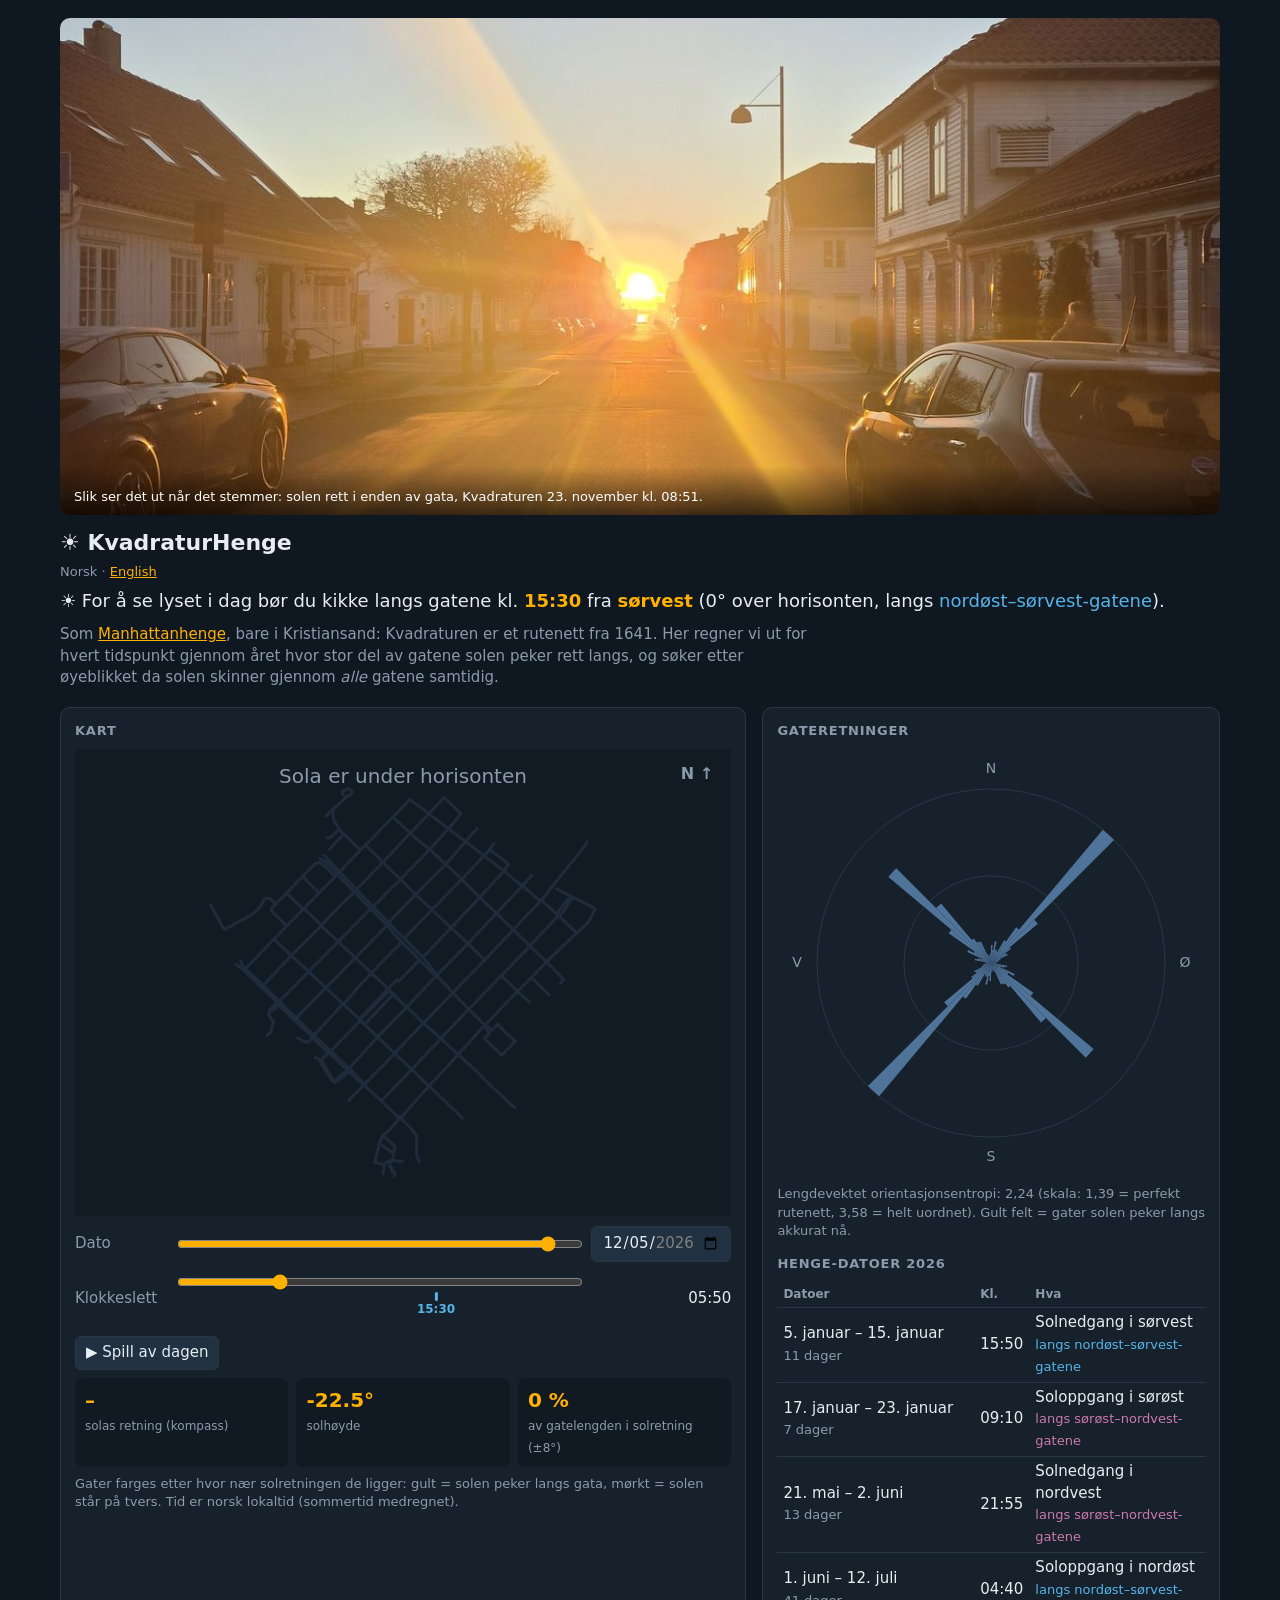
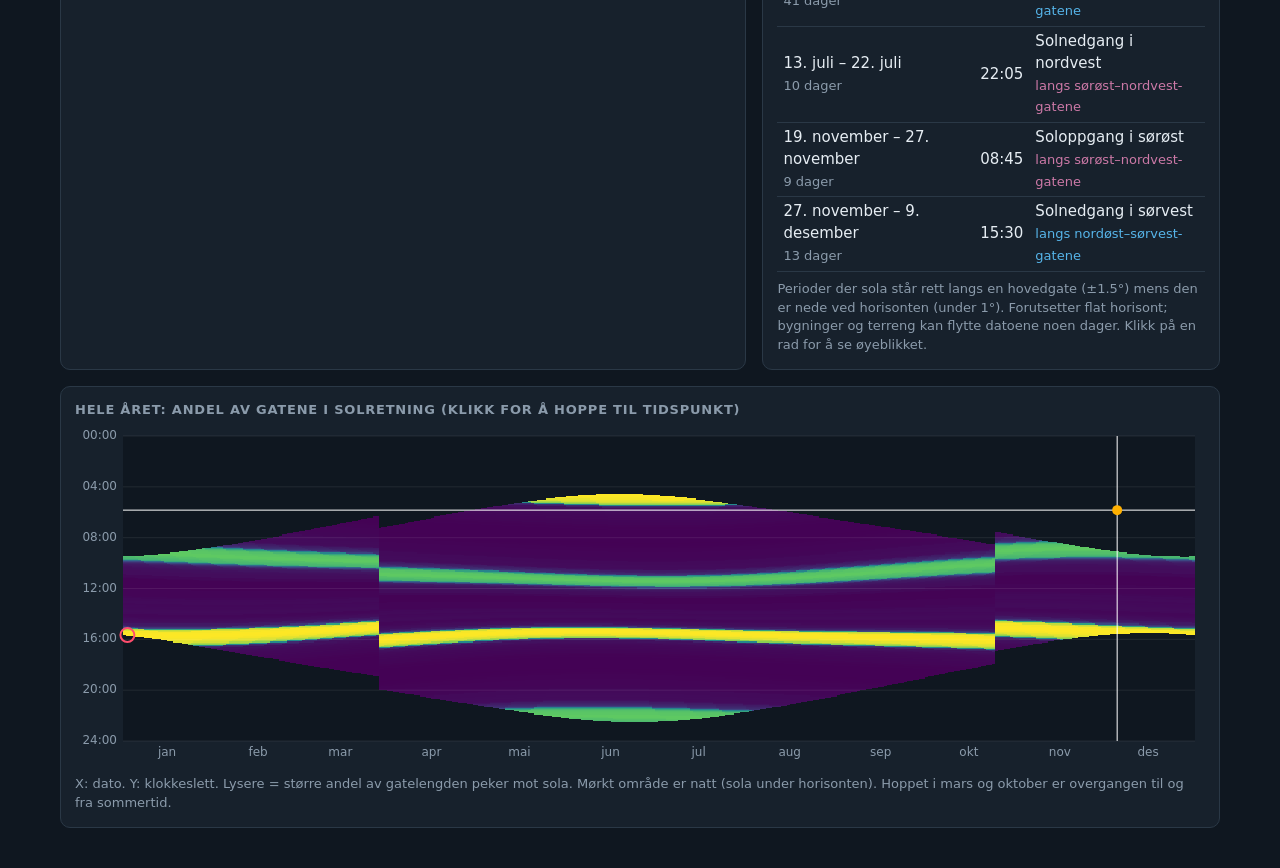
<file: index.html>
<!doctype html>
<html lang="nb"><head><meta charset="utf-8"><meta name="viewport" content="width=device-width,initial-scale=1">
<title>KvadraturHenge</title>
<meta name="description" content="Når står solen rett langs gatene i Kvadraturen i Kristiansand? Norges svar på Manhattanhenge: velg dato og klokkeslett og se hvilke gater som får sollys langs hele gata.">
<meta property="og:type" content="website"><meta property="og:title" content="KvadraturHenge"><meta property="og:description" content="Når står solen rett langs gatene i Kvadraturen i Kristiansand? Norges svar på Manhattanhenge: velg dato og klokkeslett og se hvilke gater som får sollys langs hele gata."><meta property="og:image" content="https://alexanno.github.io/KvadraturHenge/img/og.jpg"><meta property="og:image:width" content="1200"><meta property="og:image:height" content="630"><meta property="og:image:alt" content="Morgensol som skinner rett langs en gate i Kvadraturen i Kristiansand"><meta name="twitter:card" content="summary_large_image">
<style>:root{--bg:#0f1720;--panel:#17212c;--line:#2a3846;--fg:#e6edf3;--mut:#8b9bab;--sun:#ffb000;--street:#3b4d60}
*{box-sizing:border-box}
body{margin:0;background:var(--bg);color:var(--fg);font:15px/1.45 system-ui,-apple-system,Segoe UI,sans-serif}
header{padding:18px 20px 6px;max-width:1200px;margin:auto}
h1{margin:0 0 4px;font-size:22px}
header p{margin:0;color:var(--mut);max-width:760px}
main{max-width:1200px;margin:auto;padding:12px 20px 40px;display:grid;gap:16px;grid-template-columns:minmax(0,1.5fr) minmax(0,1fr)}
.card{background:var(--panel);border:1px solid var(--line);border-radius:10px;padding:14px}
.card h2{margin:0 0 8px;font-size:13px;letter-spacing:.06em;text-transform:uppercase;color:var(--mut);font-weight:600}
.wide{grid-column:1/-1}
canvas{width:100%;display:block}
.controls{display:grid;gap:10px;margin-top:10px}
.row{display:grid;grid-template-columns:90px 1fr 140px;gap:10px;align-items:center;color:var(--mut)}
.row output{color:var(--fg);text-align:right;font-variant-numeric:tabular-nums}
input[type=range]{width:100%;accent-color:var(--sun)}
button,input[type=date]{background:#223142;color:var(--fg);border:1px solid var(--line);border-radius:6px;padding:5px 10px;font:inherit}
button{cursor:pointer}button:hover{background:#2c4057}
.stats{display:grid;grid-template-columns:repeat(3,1fr);gap:8px;margin-top:8px}
.stat{background:#111a23;border-radius:8px;padding:8px 10px}
.stat b{display:block;font-size:20px;color:var(--sun);font-variant-numeric:tabular-nums}
.stat span{color:var(--mut);font-size:12px}
table{border-collapse:collapse;width:100%;font-variant-numeric:tabular-nums}
td,th{padding:4px 6px;border-bottom:1px solid var(--line);text-align:left}
th{color:var(--mut);font-weight:600;font-size:12px}
tr.klikk{cursor:pointer}tr.klikk:hover{background:#1f2c3a}
.note{color:var(--mut);font-size:13px;margin:8px 0 0}
.verdict{border-left:3px solid var(--sun);padding:6px 12px;margin:8px 0;background:#111a23;border-radius:0 8px 8px 0}
@media(max-width:860px){main{grid-template-columns:1fr}.row{grid-template-columns:70px 1fr 70px}}
.idag{font-size:18px;color:var(--fg)!important;margin:6px 0 10px!important;max-width:none!important}
.idag b{color:var(--sun)}
.sliderwrap{position:relative;padding-bottom:30px}
#tidmerker{position:absolute;left:0;right:0;top:20px;height:28px}
.merke{position:absolute;transform:translateX(-50%);background:none;border:0;padding:0;color:var(--c);font:600 12px system-ui;text-align:center}
.merke:hover{background:none;text-decoration:underline}
.merke i{display:block;width:3px;height:9px;margin:0 auto 1px;background:var(--c);border-radius:2px}
header a{color:var(--sun)}
#kart{aspect-ratio:900/640}
#polar{aspect-ratio:1/1;max-width:520px;margin:auto}
#varme{aspect-ratio:1200/360}
details.om summary{cursor:pointer;color:var(--mut);font-size:13px;margin-bottom:4px}
details.om[open] summary{display:none}
@media(max-width:600px){
  body{font-size:14px}
  header{padding:10px 12px 2px}
  h1{font-size:18px}
  .idag{font-size:15px;line-height:1.4;margin:4px 0 8px!important}
  details.om summary{display:block!important;margin:0 0 4px}
  main{padding:6px 8px 28px;gap:10px}
  .card{padding:8px;border-radius:8px}
  .hide-m{display:none}
  #kart{aspect-ratio:1/1;max-height:68vh;touch-action:pan-y}
  .controls{gap:6px;margin-top:6px}
  .row{grid-template-columns:1fr auto;gap:2px 10px}
  .row label{grid-column:1/-1;font-size:12px}
  .row-dato input[type=range]{grid-column:1}
  input[type=range]{height:34px;margin:0}
  input[type=date],button{font-size:16px;min-height:40px}
  .row output{font-size:18px;font-weight:600}
  .sliderwrap{padding-bottom:38px}
  #tidmerker{top:28px}
  .merke{font-size:13px;padding:2px 6px}
  #spill{width:100%}
  .stats{gap:6px}
  .stat{padding:6px 8px}
  .stat b{font-size:16px}
  .stat span{font-size:11px;line-height:1.2;display:block}
  #varme{aspect-ratio:4/3}
  td,th{padding:6px 4px}
}

header p.lang{font-size:13px;margin-bottom:6px}header p.lang a{color:var(--sun)}

.hero{margin:0 0 12px;position:relative;border-radius:10px;overflow:hidden;background:#111a23}
.hero img{display:block;width:100%;height:auto;aspect-ratio:21/9;object-fit:cover;object-position:50% 47%}
.hero figcaption{position:absolute;left:0;right:0;bottom:0;padding:22px 14px 8px;font-size:13px;color:#fff;background:linear-gradient(transparent,rgba(0,0,0,.65))}
@media(max-width:600px){.hero{margin-bottom:8px;border-radius:8px}.hero img{aspect-ratio:2.4/1}.hero figcaption{display:none}}
</style></head>
<body>
<header>
  <figure class="hero"><img src="img/kvadraturhenge.jpg" alt="Morgensol skinner rett langs en gate i Kvadraturen i Kristiansand" width="1200" height="1600" fetchpriority="high"><figcaption>Slik ser det ut når det stemmer: solen rett i enden av gata, Kvadraturen 23. november kl. 08:51.</figcaption></figure>
  <h1>☀️ KvadraturHenge</h1>
  <p class="lang">Norsk · <a href="en.html">English</a></p>
  <p id="idag" class="idag"></p>
  <details class="om" open><summary>Hva er dette?</summary><p>Som <a href="https://en.wikipedia.org/wiki/Manhattanhenge" target="_blank" rel="noopener">Manhattanhenge</a>, bare i Kristiansand: Kvadraturen er et rutenett fra 1641. Her regner vi ut for hvert tidspunkt gjennom året hvor stor del av gatene solen peker rett langs, og søker etter øyeblikket da solen skinner gjennom <em>alle</em> gatene samtidig.</p></details>
</header>
<main>
  <section class="card">
    <h2 class="hide-m">Kart</h2>
    <canvas id="kart"></canvas>
    <div class="controls">
      <div class="row row-dato"><label>Dato</label><input type="range" id="dag" min="1" max="365"><input type="date" id="dato" min="2026-01-01" max="2026-12-31"></div>
      <div class="row"><label>Klokkeslett</label><div class="sliderwrap"><input type="range" id="tid" min="0" max="1435" step="5"><div id="tidmerker"></div></div><output id="tidut"></output></div>
            <div><button id="spill">▶ Spill av dagen</button></div>
    </div>
    <div class="stats">
      <div class="stat"><b id="sAz">–</b><span>solas retning (kompass)</span></div>
      <div class="stat"><b id="sH">–</b><span>solhøyde</span></div>
      <div class="stat"><b id="sAndel">–</b><span>av gatelengden i solretning (±<span id="sTol"></span>°)</span></div>
    </div>
    <p class="note hide-m">Gater farges etter hvor nær solretningen de ligger: gult = solen peker langs gata, mørkt = solen står på tvers. Tid er norsk lokaltid (sommertid medregnet).</p>
  </section>
  <section class="card">
    <h2>Gateretninger</h2>
    <canvas id="polar"></canvas>
    <p class="note" id="entropi"></p>
    <h2 style="margin-top:14px">Henge-datoer 2026</h2>
    <div id="funn"></div>
  </section>
  <section class="card wide">
    <h2>Hele året: andel av gatene i solretning (klikk for å hoppe til tidspunkt)</h2>
    <canvas id="varme"></canvas>
    <p class="note">X: dato. Y: klokkeslett. Lysere = større andel av gatelengden peker mot sola. Mørkt område er natt (sola under horisonten). Hoppet i mars og oktober er overgangen til og fra sommertid.</p>
  </section>
</main>

<script>/*
 (c) 2011-2015, Vladimir Agafonkin
 SunCalc is a JavaScript library for calculating sun/moon position and light phases.
 https://github.com/mourner/suncalc
*/

(function () { 'use strict';

// shortcuts for easier to read formulas

var PI   = Math.PI,
    sin  = Math.sin,
    cos  = Math.cos,
    tan  = Math.tan,
    asin = Math.asin,
    atan = Math.atan2,
    acos = Math.acos,
    rad  = PI / 180;

// sun calculations are based on http://aa.quae.nl/en/reken/zonpositie.html formulas


// date/time constants and conversions

var dayMs = 1000 * 60 * 60 * 24,
    J1970 = 2440588,
    J2000 = 2451545;

function toJulian(date) { return date.valueOf() / dayMs - 0.5 + J1970; }
function fromJulian(j)  { return new Date((j + 0.5 - J1970) * dayMs); }
function toDays(date)   { return toJulian(date) - J2000; }


// general calculations for position

var e = rad * 23.4397; // obliquity of the Earth

function rightAscension(l, b) { return atan(sin(l) * cos(e) - tan(b) * sin(e), cos(l)); }
function declination(l, b)    { return asin(sin(b) * cos(e) + cos(b) * sin(e) * sin(l)); }

function azimuth(H, phi, dec)  { return atan(sin(H), cos(H) * sin(phi) - tan(dec) * cos(phi)); }
function altitude(H, phi, dec) { return asin(sin(phi) * sin(dec) + cos(phi) * cos(dec) * cos(H)); }

function siderealTime(d, lw) { return rad * (280.16 + 360.9856235 * d) - lw; }

function astroRefraction(h) {
    if (h < 0) // the following formula works for positive altitudes only.
        h = 0; // if h = -0.08901179 a div/0 would occur.

    // formula 16.4 of "Astronomical Algorithms" 2nd edition by Jean Meeus (Willmann-Bell, Richmond) 1998.
    // 1.02 / tan(h + 10.26 / (h + 5.10)) h in degrees, result in arc minutes -> converted to rad:
    return 0.0002967 / Math.tan(h + 0.00312536 / (h + 0.08901179));
}

// general sun calculations

function solarMeanAnomaly(d) { return rad * (357.5291 + 0.98560028 * d); }

function eclipticLongitude(M) {

    var C = rad * (1.9148 * sin(M) + 0.02 * sin(2 * M) + 0.0003 * sin(3 * M)), // equation of center
        P = rad * 102.9372; // perihelion of the Earth

    return M + C + P + PI;
}

function sunCoords(d) {

    var M = solarMeanAnomaly(d),
        L = eclipticLongitude(M);

    return {
        dec: declination(L, 0),
        ra: rightAscension(L, 0)
    };
}


var SunCalc = {};


// calculates sun position for a given date and latitude/longitude

SunCalc.getPosition = function (date, lat, lng) {

    var lw  = rad * -lng,
        phi = rad * lat,
        d   = toDays(date),

        c  = sunCoords(d),
        H  = siderealTime(d, lw) - c.ra;

    return {
        azimuth: azimuth(H, phi, c.dec),
        altitude: altitude(H, phi, c.dec)
    };
};


// sun times configuration (angle, morning name, evening name)

var times = SunCalc.times = [
    [-0.833, 'sunrise',       'sunset'      ],
    [  -0.3, 'sunriseEnd',    'sunsetStart' ],
    [    -6, 'dawn',          'dusk'        ],
    [   -12, 'nauticalDawn',  'nauticalDusk'],
    [   -18, 'nightEnd',      'night'       ],
    [     6, 'goldenHourEnd', 'goldenHour'  ]
];

// adds a custom time to the times config

SunCalc.addTime = function (angle, riseName, setName) {
    times.push([angle, riseName, setName]);
};


// calculations for sun times

var J0 = 0.0009;

function julianCycle(d, lw) { return Math.round(d - J0 - lw / (2 * PI)); }

function approxTransit(Ht, lw, n) { return J0 + (Ht + lw) / (2 * PI) + n; }
function solarTransitJ(ds, M, L)  { return J2000 + ds + 0.0053 * sin(M) - 0.0069 * sin(2 * L); }

function hourAngle(h, phi, d) { return acos((sin(h) - sin(phi) * sin(d)) / (cos(phi) * cos(d))); }
function observerAngle(height) { return -2.076 * Math.sqrt(height) / 60; }

// returns set time for the given sun altitude
function getSetJ(h, lw, phi, dec, n, M, L) {

    var w = hourAngle(h, phi, dec),
        a = approxTransit(w, lw, n);
    return solarTransitJ(a, M, L);
}


// calculates sun times for a given date, latitude/longitude, and, optionally,
// the observer height (in meters) relative to the horizon

SunCalc.getTimes = function (date, lat, lng, height) {

    height = height || 0;

    var lw = rad * -lng,
        phi = rad * lat,

        dh = observerAngle(height),

        d = toDays(date),
        n = julianCycle(d, lw),
        ds = approxTransit(0, lw, n),

        M = solarMeanAnomaly(ds),
        L = eclipticLongitude(M),
        dec = declination(L, 0),

        Jnoon = solarTransitJ(ds, M, L),

        i, len, time, h0, Jset, Jrise;


    var result = {
        solarNoon: fromJulian(Jnoon),
        nadir: fromJulian(Jnoon - 0.5)
    };

    for (i = 0, len = times.length; i < len; i += 1) {
        time = times[i];
        h0 = (time[0] + dh) * rad;

        Jset = getSetJ(h0, lw, phi, dec, n, M, L);
        Jrise = Jnoon - (Jset - Jnoon);

        result[time[1]] = fromJulian(Jrise);
        result[time[2]] = fromJulian(Jset);
    }

    return result;
};


// moon calculations, based on http://aa.quae.nl/en/reken/hemelpositie.html formulas

function moonCoords(d) { // geocentric ecliptic coordinates of the moon

    var L = rad * (218.316 + 13.176396 * d), // ecliptic longitude
        M = rad * (134.963 + 13.064993 * d), // mean anomaly
        F = rad * (93.272 + 13.229350 * d),  // mean distance

        l  = L + rad * 6.289 * sin(M), // longitude
        b  = rad * 5.128 * sin(F),     // latitude
        dt = 385001 - 20905 * cos(M);  // distance to the moon in km

    return {
        ra: rightAscension(l, b),
        dec: declination(l, b),
        dist: dt
    };
}

SunCalc.getMoonPosition = function (date, lat, lng) {

    var lw  = rad * -lng,
        phi = rad * lat,
        d   = toDays(date),

        c = moonCoords(d),
        H = siderealTime(d, lw) - c.ra,
        h = altitude(H, phi, c.dec),
        // formula 14.1 of "Astronomical Algorithms" 2nd edition by Jean Meeus (Willmann-Bell, Richmond) 1998.
        pa = atan(sin(H), tan(phi) * cos(c.dec) - sin(c.dec) * cos(H));

    h = h + astroRefraction(h); // altitude correction for refraction

    return {
        azimuth: azimuth(H, phi, c.dec),
        altitude: h,
        distance: c.dist,
        parallacticAngle: pa
    };
};


// calculations for illumination parameters of the moon,
// based on http://idlastro.gsfc.nasa.gov/ftp/pro/astro/mphase.pro formulas and
// Chapter 48 of "Astronomical Algorithms" 2nd edition by Jean Meeus (Willmann-Bell, Richmond) 1998.

SunCalc.getMoonIllumination = function (date) {

    var d = toDays(date || new Date()),
        s = sunCoords(d),
        m = moonCoords(d),

        sdist = 149598000, // distance from Earth to Sun in km

        phi = acos(sin(s.dec) * sin(m.dec) + cos(s.dec) * cos(m.dec) * cos(s.ra - m.ra)),
        inc = atan(sdist * sin(phi), m.dist - sdist * cos(phi)),
        angle = atan(cos(s.dec) * sin(s.ra - m.ra), sin(s.dec) * cos(m.dec) -
                cos(s.dec) * sin(m.dec) * cos(s.ra - m.ra));

    return {
        fraction: (1 + cos(inc)) / 2,
        phase: 0.5 + 0.5 * inc * (angle < 0 ? -1 : 1) / Math.PI,
        angle: angle
    };
};


function hoursLater(date, h) {
    return new Date(date.valueOf() + h * dayMs / 24);
}

// calculations for moon rise/set times are based on http://www.stargazing.net/kepler/moonrise.html article

SunCalc.getMoonTimes = function (date, lat, lng, inUTC) {
    var t = new Date(date);
    if (inUTC) t.setUTCHours(0, 0, 0, 0);
    else t.setHours(0, 0, 0, 0);

    var hc = 0.133 * rad,
        h0 = SunCalc.getMoonPosition(t, lat, lng).altitude - hc,
        h1, h2, rise, set, a, b, xe, ye, d, roots, x1, x2, dx;

    // go in 2-hour chunks, each time seeing if a 3-point quadratic curve crosses zero (which means rise or set)
    for (var i = 1; i <= 24; i += 2) {
        h1 = SunCalc.getMoonPosition(hoursLater(t, i), lat, lng).altitude - hc;
        h2 = SunCalc.getMoonPosition(hoursLater(t, i + 1), lat, lng).altitude - hc;

        a = (h0 + h2) / 2 - h1;
        b = (h2 - h0) / 2;
        xe = -b / (2 * a);
        ye = (a * xe + b) * xe + h1;
        d = b * b - 4 * a * h1;
        roots = 0;

        if (d >= 0) {
            dx = Math.sqrt(d) / (Math.abs(a) * 2);
            x1 = xe - dx;
            x2 = xe + dx;
            if (Math.abs(x1) <= 1) roots++;
            if (Math.abs(x2) <= 1) roots++;
            if (x1 < -1) x1 = x2;
        }

        if (roots === 1) {
            if (h0 < 0) rise = i + x1;
            else set = i + x1;

        } else if (roots === 2) {
            rise = i + (ye < 0 ? x2 : x1);
            set = i + (ye < 0 ? x1 : x2);
        }

        if (rise && set) break;

        h0 = h2;
    }

    var result = {};

    if (rise) result.rise = hoursLater(t, rise);
    if (set) result.set = hoursLater(t, set);

    if (!rise && !set) result[ye > 0 ? 'alwaysUp' : 'alwaysDown'] = true;

    return result;
};


// export as Node module / AMD module / browser variable
if (typeof exports === 'object' && typeof module !== 'undefined') module.exports = SunCalc;
else if (typeof define === 'function' && define.amd) define(SunCalc);
else window.SunCalc = SunCalc;

}());
</script>
<script>const GATER = [{"navn": "Dronningens gate", "lengde": 73.8, "retning": 44.2, "coords": [[7.99402, 58.14335], [7.9939, 58.14328], [7.99324, 58.14293], [7.99314, 58.14287]]}, {"navn": "Kristian IVs gate", "lengde": 135.3, "retning": 43.5, "coords": [[7.98994, 58.14715], [7.98848, 58.14633], [7.98845, 58.14632], [7.98836, 58.14627]]}, {"navn": "Vestre Strandgate", "lengde": 79.5, "retning": 313.6, "coords": [[7.98836, 58.14627], [7.9878, 58.14655], [7.98738, 58.14676]]}, {"navn": "Vestre Strandgate", "lengde": 75.3, "retning": 134.4, "coords": [[7.98928, 58.14579], [7.98911, 58.14589], [7.98836, 58.14627]]}, {"navn": "Skippergata", "lengde": 8.4, "retning": 225.4, "coords": [[7.99011, 58.14525], [7.99021, 58.14531]]}, {"navn": "Skippergata", "lengde": 138.8, "retning": 44.5, "coords": [[7.99187, 58.1462], [7.99166, 58.14609], [7.99029, 58.14535], [7.99021, 58.14531]]}, {"navn": "Vestre Strandgate", "lengde": 77.2, "retning": 314.6, "coords": [[7.99021, 58.14531], [7.98987, 58.14548], [7.98948, 58.14568], [7.98928, 58.14579]]}, {"navn": "Vestre Strandgate", "lengde": 81.0, "retning": 134.0, "coords": [[7.99121, 58.1448], [7.99108, 58.14486], [7.99034, 58.14524], [7.99021, 58.14531]]}, {"navn": "Gyldenløves gate", "lengde": 8.8, "retning": 211.7, "coords": [[7.99113, 58.14473], [7.99121, 58.1448]]}, {"navn": "Gyldenløves gate", "lengde": 140.1, "retning": 43.1, "coords": [[7.99284, 58.14572], [7.99253, 58.14555], [7.99128, 58.14484], [7.99121, 58.1448]]}, {"navn": "Vestre Strandgate", "lengde": 75.6, "retning": 133.5, "coords": [[7.99214, 58.14433], [7.99199, 58.14441], [7.99121, 58.1448]]}, {"navn": "Rådhusgata", "lengde": 8.2, "retning": 228.2, "coords": [[7.99204, 58.14428], [7.99214, 58.14433]]}, {"navn": "Rådhusgata", "lengde": 140.6, "retning": 44.6, "coords": [[7.99382, 58.14523], [7.99358, 58.14511], [7.99222, 58.14438], [7.99214, 58.14433]]}, {"navn": "Vestre Strandgate", "lengde": 82.9, "retning": 133.5, "coords": [[7.99316, 58.14382], [7.99301, 58.14391], [7.99251, 58.14415], [7.99225, 58.14428], [7.99214, 58.14433]]}, {"navn": "Festningsgata", "lengde": 75.3, "retning": 135.7, "coords": [[7.99986, 58.14557], [7.99979, 58.14561], [7.99935, 58.14584], [7.9991, 58.14598], [7.99897, 58.14605]]}, {"navn": "Festningsgata", "lengde": 77.4, "retning": 316.9, "coords": [[7.99807, 58.14656], [7.99814, 58.14652], [7.99838, 58.14638], [7.99883, 58.14613], [7.99897, 58.14605]]}, {"navn": "Dronningens gate", "lengde": 138.1, "retning": 224.0, "coords": [[7.99733, 58.14516], [7.99746, 58.14523], [7.99808, 58.14557], [7.99878, 58.14595], [7.99881, 58.14597], [7.99897, 58.14605]]}, {"navn": "Dronningens gate", "lengde": 149.2, "retning": 44.2, "coords": [[8.00074, 58.14702], [8.00072, 58.147], [8.00064, 58.14696], [7.99912, 58.14614], [7.99897, 58.14605]]}, {"navn": "Kirkegata", "lengde": 75.9, "retning": 131.8, "coords": [[7.9983, 58.14471], [7.99822, 58.14474], [7.99794, 58.14487], [7.99745, 58.1451], [7.99733, 58.14516]]}, {"navn": "Dronningens gate", "lengde": 137.2, "retning": 223.5, "coords": [[7.99572, 58.14427], [7.99579, 58.14431], [7.99723, 58.14511], [7.99733, 58.14516]]}, {"navn": "Kirkegata", "lengde": 76.3, "retning": 313.1, "coords": [[7.99638, 58.14563], [7.99645, 58.1456], [7.99721, 58.14522], [7.99733, 58.14516]]}, {"navn": "Gyldenløves gate", "lengde": 136.9, "retning": 222.5, "coords": [[7.99284, 58.14572], [7.99314, 58.14588], [7.99345, 58.14606], [7.99354, 58.14614], [7.99441, 58.14663]]}, {"navn": "Kirkegata", "lengde": 72.8, "retning": 313.9, "coords": [[7.99352, 58.14708], [7.99359, 58.14704], [7.99441, 58.14663]]}, {"navn": "Kirkegata", "lengde": 75.3, "retning": 132.8, "coords": [[7.99535, 58.14617], [7.99502, 58.14634], [7.99465, 58.14651], [7.99451, 58.14658], [7.99446, 58.1466], [7.99441, 58.14663]]}, {"navn": "Gyldenløves gate", "lengde": 143.3, "retning": 44.1, "coords": [[7.99611, 58.14755], [7.99602, 58.1475], [7.99556, 58.14726], [7.99441, 58.14663]]}, {"navn": "Markens gate", "lengde": 78.0, "retning": 133.7, "coords": [[7.99572, 58.14427], [7.99564, 58.14431], [7.99563, 58.14431], [7.99476, 58.14475]]}, {"navn": "Tollbodgata", "lengde": 139.7, "retning": 222.1, "coords": [[7.99476, 58.14475], [7.99326, 58.14387], [7.99316, 58.14382]]}, {"navn": "Markens gate", "lengde": 58.4, "retning": 313.9, "coords": [[7.99404, 58.14512], [7.9947, 58.14478], [7.99476, 58.14475]]}, {"navn": "Tollbodgata", "lengde": 136.2, "retning": 44.2, "coords": [[7.99638, 58.14563], [7.99628, 58.14557], [7.99476, 58.14475]]}, {"navn": "Østre Strandgate", "lengde": 140.9, "retning": 42.4, "coords": [[7.99925, 58.14423], [7.99918, 58.14419], [7.9984, 58.14373], [7.99771, 58.14334], [7.99763, 58.1433]]}, {"navn": "Østre Strandgate", "lengde": 141.1, "retning": 222.1, "coords": [[7.99602, 58.14235], [7.99611, 58.14241], [7.99615, 58.14242], [7.99661, 58.1427], [7.99754, 58.14325], [7.99763, 58.1433]]}, {"navn": "Markens gate", "lengde": 150.5, "retning": 133.6, "coords": [[7.99949, 58.14236], [7.99906, 58.14259], [7.99884, 58.1427], [7.99867, 58.14278], [7.99772, 58.14326], [7.99763, 58.1433]]}, {"navn": "Markens gate", "lengde": 79.2, "retning": 314.1, "coords": [[7.99666, 58.14379], [7.99673, 58.14376], [7.99755, 58.14334], [7.99763, 58.1433]]}, {"navn": "Markens gate", "lengde": 77.2, "retning": 313.4, "coords": [[7.98994, 58.14715], [7.99002, 58.14711], [7.99084, 58.14671], [7.9909, 58.14667]]}, {"navn": "Henrik Wergelands gate", "lengde": 136.7, "retning": 224.2, "coords": [[7.98928, 58.14579], [7.98938, 58.14586], [7.9909, 58.14667]]}, {"navn": "Markens gate", "lengde": 77.8, "retning": 133.0, "coords": [[7.99187, 58.1462], [7.991, 58.14663], [7.9909, 58.14667]]}, {"navn": "Henrik Wergelands gate", "lengde": 138.2, "retning": 44.8, "coords": [[7.9909, 58.14667], [7.99249, 58.14752], [7.99256, 58.14756]]}, {"navn": "Markens gate", "lengde": 78.1, "retning": 312.7, "coords": [[7.98897, 58.14763], [7.98901, 58.14761], [7.98986, 58.14719], [7.98994, 58.14715]]}, {"navn": "Kristian IVs gate", "lengde": 139.1, "retning": 44.9, "coords": [[7.99162, 58.14804], [7.99154, 58.148], [7.99128, 58.14785], [7.98994, 58.14715]]}, {"navn": "Tordenskjolds gate", "lengde": 60.1, "retning": 44.1, "coords": [[7.98968, 58.14802], [7.98897, 58.14763]]}, {"navn": "Tordenskjolds gate", "lengde": 134.1, "retning": 224.0, "coords": [[7.98738, 58.14676], [7.98749, 58.14682], [7.98752, 58.14684], [7.98827, 58.14725], [7.98845, 58.14735], [7.98897, 58.14763]]}, {"navn": "Tordenskjolds gate", "lengde": 79.9, "retning": 224.1, "coords": [[7.98968, 58.14802], [7.99063, 58.14853]]}, {"navn": "Tordenskjolds gate", "lengde": 72.8, "retning": 44.6, "coords": [[7.9915, 58.149], [7.99071, 58.14857], [7.99063, 58.14853]]}, {"navn": "Kirkegata", "lengde": 80.5, "retning": 133.4, "coords": [[7.99162, 58.14804], [7.99153, 58.14808], [7.99073, 58.1485], [7.99063, 58.14853]]}, {"navn": "Kirkegata", "lengde": 75.1, "retning": 312.4, "coords": [[7.98968, 58.14899], [7.98999, 58.14883], [7.99024, 58.1487], [7.99053, 58.14856], [7.99063, 58.14853]]}, {"navn": "Tordenskjolds gate", "lengde": 9.8, "retning": 44.6, "coords": [[7.99263, 58.14961], [7.99251, 58.14955]]}, {"navn": "Tordenskjolds gate", "lengde": 85.8, "retning": 224.1, "coords": [[7.9915, 58.149], [7.99238, 58.14947], [7.99251, 58.14955]]}, {"navn": "Festningsgata", "lengde": 80.5, "retning": 136.6, "coords": [[7.99251, 58.14955], [7.99264, 58.14947], [7.99346, 58.14903]]}, {"navn": "Stener Heyerdahls gate", "lengde": 76.7, "retning": 312.3, "coords": [[7.99155, 58.15001], [7.99184, 58.14992], [7.9924, 58.14962], [7.99251, 58.14955]]}, {"navn": "Tordenskjolds gate", "lengde": 20.6, "retning": 223.4, "coords": [[7.99633, 58.15162], [7.99657, 58.15175]]}, {"navn": "Elvegata", "lengde": 77.9, "retning": 126.9, "coords": [[7.99763, 58.15133], [7.99671, 58.15169], [7.99657, 58.15175]]}, {"navn": "Kristian IVs gate", "lengde": 154.1, "retning": 44.4, "coords": [[7.99346, 58.14903], [7.99335, 58.14897], [7.99307, 58.14883], [7.9929, 58.14874], [7.99262, 58.1486], [7.99169, 58.14808], [7.99162, 58.14804]]}, {"navn": "Kirkegata", "lengde": 76.8, "retning": 134.0, "coords": [[7.99256, 58.14756], [7.99247, 58.1476], [7.9917, 58.14799], [7.99162, 58.14804]]}, {"navn": "Festningsgata", "lengde": 77.1, "retning": 135.5, "coords": [[7.99346, 58.14903], [7.99372, 58.14888], [7.99423, 58.1486], [7.99438, 58.14853]]}, {"navn": "Kristian IVs gate", "lengde": 131.0, "retning": 43.4, "coords": [[7.99659, 58.15076], [7.99506, 58.1499]]}, {"navn": "Holbergs gate", "lengde": 80.0, "retning": 314.6, "coords": [[7.99409, 58.15041], [7.99506, 58.1499]]}, {"navn": "Kristian IVs gate", "lengde": 124.0, "retning": 224.4, "coords": [[7.99358, 58.1491], [7.99367, 58.14915], [7.99439, 58.14954], [7.99506, 58.1499]]}, {"navn": "Holbergs gate", "lengde": 79.9, "retning": 133.9, "coords": [[7.99604, 58.1494], [7.99556, 58.14964], [7.99506, 58.1499]]}, {"navn": "Henrik Wergelands gate", "lengde": 8.5, "retning": 224.3, "coords": [[7.98917, 58.14574], [7.98928, 58.14579]]}, {"navn": "Kirkegata", "lengde": 77.3, "retning": 133.2, "coords": [[7.99352, 58.14708], [7.99343, 58.14713], [7.99266, 58.14751], [7.99256, 58.14756]]}, {"navn": "Henrik Wergelands gate", "lengde": 152.1, "retning": 44.6, "coords": [[7.99256, 58.14756], [7.99263, 58.1476], [7.99285, 58.14771], [7.99426, 58.14847], [7.99438, 58.14853]]}, {"navn": "Henrik Wergelands gate", "lengde": 10.5, "retning": 48.8, "coords": [[7.99451, 58.14859], [7.99438, 58.14853]]}, {"navn": "Festningsgata", "lengde": 74.4, "retning": 135.4, "coords": [[7.99438, 58.14853], [7.99454, 58.14845], [7.99512, 58.14813], [7.99527, 58.14805]]}, {"navn": "Holbergs gate", "lengde": 70.8, "retning": 134.8, "coords": [[7.99689, 58.14895], [7.99604, 58.1494]]}, {"navn": "Henrik Wergelands gate", "lengde": 135.9, "retning": 45.0, "coords": [[7.99767, 58.15027], [7.99604, 58.1494]]}, {"navn": "Henrik Wergelands gate", "lengde": 126.9, "retning": 224.9, "coords": [[7.99451, 58.14859], [7.99459, 58.14863], [7.99517, 58.14894], [7.99556, 58.14915], [7.99604, 58.1494]]}, {"navn": "Elvegata", "lengde": 71.3, "retning": 126.5, "coords": [[7.99968, 58.15051], [7.9987, 58.15089]]}, {"navn": "Henrik Wergelands gate", "lengde": 91.9, "retning": 221.0, "coords": [[7.99767, 58.15027], [7.9987, 58.15089]]}, {"navn": "Elvegata", "lengde": 80.1, "retning": 308.2, "coords": [[7.99763, 58.15133], [7.99803, 58.15117], [7.9987, 58.15089]]}, {"navn": "", "lengde": 139.6, "retning": 352.3, "coords": [[7.99847, 58.1518], [7.99855, 58.15178], [7.99938, 58.15135], [7.99938, 58.1513], [7.99881, 58.15094], [7.9988, 58.15093], [7.9987, 58.15089]]}, {"navn": "Skippergata", "lengde": 137.8, "retning": 224.6, "coords": [[7.99187, 58.1462], [7.99218, 58.14637], [7.99344, 58.14704], [7.99352, 58.14708]]}, {"navn": "Skippergata", "lengde": 149.4, "retning": 43.5, "coords": [[7.99527, 58.14805], [7.99515, 58.14797], [7.99451, 58.14762], [7.99359, 58.14712], [7.99352, 58.14708]]}, {"navn": "Skippergata", "lengde": 139.4, "retning": 44.7, "coords": [[7.99857, 58.14984], [7.99689, 58.14895]]}, {"navn": "Holbergs gate", "lengde": 73.3, "retning": 133.7, "coords": [[7.9978, 58.1485], [7.99689, 58.14895]]}, {"navn": "Skippergata", "lengde": 128.4, "retning": 224.2, "coords": [[7.99537, 58.14813], [7.99544, 58.14816], [7.99689, 58.14895]]}, {"navn": "Skippergata", "lengde": 98.5, "retning": 221.6, "coords": [[7.99857, 58.14984], [7.99968, 58.15051]]}, {"navn": "Elvegata", "lengde": 76.4, "retning": 127.8, "coords": [[8.00071, 58.15009], [7.99968, 58.15051]]}, {"navn": "Skippergata", "lengde": 56.6, "retning": 41.1, "coords": [[8.00031, 58.15089], [8.00008, 58.15075], [7.99993, 58.15067], [7.99976, 58.15055], [7.99975, 58.15054], [7.99968, 58.15051]]}, {"navn": "Gyldenløves gate", "lengde": 129.9, "retning": 44.1, "coords": [[7.9978, 58.1485], [7.99629, 58.14768], [7.99625, 58.14766]]}, {"navn": "Festningsgata", "lengde": 73.5, "retning": 314.9, "coords": [[7.99625, 58.14766], [7.99585, 58.14786], [7.99551, 58.14804], [7.99537, 58.14813]]}, {"navn": "Festningsgata", "lengde": 87.8, "retning": 136.1, "coords": [[7.99729, 58.14709], [7.99721, 58.14714], [7.99642, 58.14757], [7.99625, 58.14766]]}, {"navn": "Nedre torv", "lengde": 18.5, "retning": 315.2, "coords": [[7.99382, 58.14523], [7.99404, 58.14512]]}, {"navn": "Markens gate", "lengde": 18.5, "retning": 315.2, "coords": [[7.99382, 58.14523], [7.99404, 58.14512]]}, {"navn": "Nedre torv", "lengde": 136.0, "retning": 43.3, "coords": [[7.99563, 58.14601], [7.99404, 58.14512]]}, {"navn": "Fritz Jensens gate", "lengde": 75.4, "retning": 43.2, "coords": [[7.99056, 58.14948], [7.98968, 58.14899]]}, {"navn": "Fritz Jensens gate", "lengde": 50.1, "retning": 225.9, "coords": [[7.98907, 58.14867], [7.98968, 58.14899]]}, {"navn": "Nygata", "lengde": 76.9, "retning": 134.3, "coords": [[7.9915, 58.149], [7.99143, 58.14905], [7.99124, 58.14913], [7.99113, 58.14919], [7.99056, 58.14948]]}, {"navn": "", "lengde": 138.2, "retning": 88.4, "coords": [[7.99231, 58.14951], [7.99227, 58.14955], [7.99182, 58.14978], [7.99167, 58.14985], [7.99158, 58.14988], [7.99149, 58.14989], [7.9914, 58.14988], [7.99127, 58.14986], [7.99056, 58.14948]]}, {"navn": "Fjellgata", "lengde": 52.1, "retning": 315.5, "coords": [[7.98906, 58.14835], [7.98921, 58.14827], [7.9894, 58.14817], [7.98959, 58.14807], [7.98968, 58.14802]]}, {"navn": "Kirkegata", "lengde": 60.6, "retning": 313.6, "coords": [[7.99563, 58.14601], [7.99576, 58.14594], [7.9963, 58.14567], [7.99638, 58.14563]]}, {"navn": "Tollbodgata", "lengde": 143.4, "retning": 43.6, "coords": [[7.99807, 58.14656], [7.99791, 58.14648], [7.99648, 58.14568], [7.99638, 58.14563]]}, {"navn": "Kirkegata", "lengde": 77.0, "retning": 133.2, "coords": [[7.99925, 58.14423], [7.99917, 58.14427], [7.99838, 58.14466], [7.9983, 58.14471]]}, {"navn": "Kongens gate", "lengde": 133.0, "retning": 43.8, "coords": [[7.99986, 58.14557], [7.99971, 58.14549], [7.99935, 58.14529], [7.99888, 58.14503], [7.99837, 58.14475], [7.9983, 58.14471]]}, {"navn": "Kongens gate", "lengde": 139.5, "retning": 223.3, "coords": [[7.99666, 58.14379], [7.99673, 58.14383], [7.99822, 58.14466], [7.9983, 58.14471]]}, {"navn": "Østre Strandgate", "lengde": 130.0, "retning": 42.4, "coords": [[8.00075, 58.1451], [8.00059, 58.14501], [8.00009, 58.14471], [7.99932, 58.14427], [7.99925, 58.14423]]}, {"navn": "Kirkegata", "lengde": 255.0, "retning": 133.2, "coords": [[8.00242, 58.14266], [8.00233, 58.1427], [8.00097, 58.14337], [8.00062, 58.14356], [8.00054, 58.14361], [8.00025, 58.14376], [7.99935, 58.14419], [7.99925, 58.14423]]}, {"navn": "Markens gate", "lengde": 76.4, "retning": 133.6, "coords": [[7.99666, 58.14379], [7.99659, 58.14383], [7.99578, 58.14423], [7.99572, 58.14427]]}, {"navn": "Dronningens gate", "lengde": 143.0, "retning": 224.4, "coords": [[7.99402, 58.14335], [7.99414, 58.14341], [7.9945, 58.14361], [7.99566, 58.14423], [7.99572, 58.14427]]}, {"navn": "Gyldenløves gate", "lengde": 105.6, "retning": 224.0, "coords": [[7.99946, 58.1494], [8.00071, 58.15009]]}, {"navn": "Elvegata", "lengde": 82.5, "retning": 127.5, "coords": [[8.00182, 58.14964], [8.00174, 58.14967], [8.00071, 58.15009]]}, {"navn": "Gyldenløves gate", "lengde": 28.2, "retning": 38.9, "coords": [[8.00101, 58.15028], [8.00091, 58.1502], [8.00079, 58.15014], [8.00078, 58.15013], [8.00071, 58.15009]]}, {"navn": "Gyldenløves gate", "lengde": 140.1, "retning": 224.1, "coords": [[7.9978, 58.1485], [7.99946, 58.1494]]}, {"navn": "Kronprinsens gate", "lengde": 71.8, "retning": 313.1, "coords": [[7.99857, 58.14984], [7.99946, 58.1494]]}, {"navn": "Kronprinsens gate", "lengde": 84.1, "retning": 135.2, "coords": [[8.00047, 58.14887], [8.00039, 58.14891], [7.99946, 58.1494]]}, {"navn": "Holbergs gate", "lengde": 86.2, "retning": 133.1, "coords": [[7.99887, 58.14797], [7.99878, 58.14801], [7.9978, 58.1485]]}, {"navn": "Holbergs gate", "lengde": 75.5, "retning": 133.5, "coords": [[7.9998, 58.1475], [7.99973, 58.14754], [7.99961, 58.14759], [7.99961, 58.1476], [7.99887, 58.14797]]}, {"navn": "Rådhusgata", "lengde": 137.1, "retning": 43.2, "coords": [[8.00047, 58.14887], [8.00039, 58.14882], [7.99899, 58.14804], [7.99887, 58.14797]]}, {"navn": "Rådhusgata", "lengde": 134.6, "retning": 223.5, "coords": [[7.99729, 58.14709], [7.99735, 58.14713], [7.99887, 58.14797]]}, {"navn": "Rådhusgata", "lengde": 116.8, "retning": 42.9, "coords": [[8.00182, 58.14964], [8.00056, 58.14892], [8.00047, 58.14887]]}, {"navn": "Kronprinsens gate", "lengde": 76.3, "retning": 133.7, "coords": [[8.00141, 58.14839], [8.00133, 58.14843], [8.00054, 58.14883], [8.00047, 58.14887]]}, {"navn": "Elvegata", "lengde": 77.2, "retning": 128.9, "coords": [[8.00285, 58.1492], [8.00273, 58.14925], [8.00182, 58.14964]]}, {"navn": "Rådhusgata", "lengde": 105.6, "retning": 326.4, "coords": [[8.00101, 58.15028], [8.002, 58.14988], [8.00204, 58.14985], [8.00205, 58.14983], [8.00188, 58.1497], [8.00187, 58.14968], [8.00182, 58.14964]]}, {"navn": "Tollbodgata", "lengde": 48.7, "retning": 221.0, "coords": [[8.00285, 58.1492], [8.00294, 58.14925], [8.00295, 58.14926], [8.00339, 58.14953]]}, {"navn": "Tollbodgata", "lengde": 123.4, "retning": 223.2, "coords": [[8.00141, 58.14839], [8.00148, 58.14844], [8.00264, 58.14909], [8.00285, 58.1492]]}, {"navn": "Elvegata", "lengde": 78.3, "retning": 127.0, "coords": [[8.00391, 58.14878], [8.00379, 58.1488], [8.00371, 58.14882], [8.00285, 58.1492]]}, {"navn": "Kronprinsens gate", "lengde": 76.6, "retning": 133.9, "coords": [[8.00141, 58.14839], [8.00148, 58.14835], [8.00221, 58.14798], [8.00224, 58.14797], [8.00235, 58.14791]]}, {"navn": "Tollbodgata", "lengde": 136.8, "retning": 223.6, "coords": [[7.9998, 58.1475], [7.99989, 58.14755], [8.00133, 58.14835], [8.00141, 58.14839]]}, {"navn": "Holbergs gate", "lengde": 77.1, "retning": 134.4, "coords": [[8.00074, 58.14702], [8.00062, 58.14708], [7.99987, 58.14747], [7.9998, 58.1475]]}, {"navn": "Tollbodgata", "lengde": 145.7, "retning": 224.3, "coords": [[7.99807, 58.14656], [7.9982, 58.14664], [7.99972, 58.14745], [7.9998, 58.1475]]}, {"navn": "Dronningens gate", "lengde": 137.4, "retning": 43.4, "coords": [[8.00235, 58.14791], [8.00227, 58.14787], [8.00114, 58.14724], [8.00086, 58.14708], [8.00074, 58.14702]]}, {"navn": "Nodeviga", "lengde": 165.6, "retning": 156.3, "coords": [[7.99709, 58.14107], [7.99701, 58.14117], [7.99699, 58.1412], [7.99696, 58.14125], [7.99694, 58.14138], [7.99695, 58.1418], [7.99693, 58.14184], [7.9969, 58.14187], [7.99685, 58.1419], [7.99679, 58.14194], [7.99662, 58.14205], [7.99653, 58.1421], [7.99614, 58.14231], [7.99612, 58.14231], [7.99602, 58.14235]]}, {"navn": "Vestre Strandgate", "lengde": 83.2, "retning": 312.1, "coords": [[7.99497, 58.14286], [7.99513, 58.14278], [7.99547, 58.14261], [7.99581, 58.14244], [7.99602, 58.14235]]}, {"navn": "Gravane", "lengde": 81.5, "retning": 223.8, "coords": [[7.99506, 58.14183], [7.99514, 58.14188], [7.99524, 58.14192], [7.99539, 58.14199], [7.99579, 58.14223], [7.99587, 58.14228], [7.9959, 58.1423], [7.99602, 58.14235]]}, {"navn": "Kongens gate", "lengde": 143.9, "retning": 43.6, "coords": [[7.99666, 58.14379], [7.9966, 58.14376], [7.99508, 58.14292], [7.99497, 58.14286]]}, {"navn": "Vestre Strandgate", "lengde": 78.4, "retning": 314.2, "coords": [[7.99402, 58.14335], [7.99417, 58.14325], [7.99483, 58.14293], [7.99497, 58.14286]]}, {"navn": "Holbergs gate", "lengde": 73.7, "retning": 133.6, "coords": [[8.00258, 58.1461], [8.00247, 58.14615], [8.00175, 58.14651], [8.00167, 58.14655]]}, {"navn": "Kongens gate", "lengde": 136.0, "retning": 44.0, "coords": [[8.00327, 58.14743], [8.0032, 58.14739], [8.00174, 58.14659], [8.00167, 58.14655]]}, {"navn": "Kongens gate", "lengde": 152.3, "retning": 224.0, "coords": [[7.99986, 58.14557], [8.00001, 58.14565], [8.00026, 58.14579], [8.00159, 58.14651], [8.00167, 58.14655]]}, {"navn": "Kongens gate", "lengde": 136.2, "retning": 43.2, "coords": [[8.00486, 58.14833], [8.0048, 58.14829], [8.00335, 58.14748], [8.00327, 58.14743]]}, {"navn": "Kronprinsens gate", "lengde": 75.0, "retning": 134.0, "coords": [[8.00419, 58.14697], [8.00408, 58.14702], [8.00335, 58.14739], [8.00327, 58.14743]]}, {"navn": "Kronprinsens gate", "lengde": 76.1, "retning": 314.4, "coords": [[8.00235, 58.14791], [8.00243, 58.14787], [8.00318, 58.14748], [8.00327, 58.14743]]}, {"navn": "Elvegata", "lengde": 75.6, "retning": 311.8, "coords": [[8.00486, 58.14833], [8.00402, 58.14873], [8.00392, 58.14878], [8.00391, 58.14878]]}, {"navn": "Kongens gate", "lengde": 77.1, "retning": 38.2, "coords": [[8.00486, 58.14833], [8.005, 58.14836], [8.00514, 58.14844], [8.00524, 58.14853], [8.0055, 58.14874], [8.00567, 58.14887]]}, {"navn": "Elvegata", "lengde": 82.9, "retning": 133.5, "coords": [[8.00589, 58.14781], [8.00579, 58.14786], [8.00497, 58.14827], [8.00486, 58.14833]]}, {"navn": "Kongens gate", "lengde": 77.7, "retning": 32.2, "coords": [[8.00555, 58.1489], [8.00542, 58.14881], [8.00534, 58.14876], [8.00501, 58.14855], [8.00485, 58.14843], [8.00486, 58.14833]]}, {"navn": "Østre Strandgate", "lengde": 8.0, "retning": 298.0, "coords": [[8.00555, 58.1489], [8.00567, 58.14887]]}, {"navn": "Østre Strandgate", "lengde": 136.5, "retning": 150.5, "coords": [[8.00648, 58.1481], [8.00668, 58.14825], [8.00691, 58.14854], [8.00567, 58.14887]]}, {"navn": "Østre Strandgate", "lengde": 50.7, "retning": 117.6, "coords": [[8.00555, 58.1489], [8.00478, 58.14911]]}, {"navn": "Østre Strandgate", "lengde": 47.5, "retning": 227.3, "coords": [[8.00589, 58.14781], [8.00599, 58.14787], [8.00648, 58.1481]]}, {"navn": "Østre Strandgate", "lengde": 137.1, "retning": 226.5, "coords": [[8.00419, 58.14697], [8.00431, 58.14702], [8.00575, 58.14775], [8.00589, 58.14781]]}, {"navn": "Holbergs gate", "lengde": 51.2, "retning": 132.3, "coords": [[8.00322, 58.14579], [8.00296, 58.14591], [8.00293, 58.14593], [8.00265, 58.14606], [8.00258, 58.1461]]}, {"navn": "Østre Strandgate", "lengde": 63.8, "retning": 45.2, "coords": [[8.00335, 58.1465], [8.00268, 58.14615], [8.00258, 58.1461]]}, {"navn": "Østre Strandgate", "lengde": 154.8, "retning": 224.0, "coords": [[8.00075, 58.1451], [8.00089, 58.14517], [8.00184, 58.14569], [8.00247, 58.14604], [8.00258, 58.1461]]}, {"navn": "Østre Strandgate", "lengde": 71.6, "retning": 223.9, "coords": [[8.00335, 58.1465], [8.00346, 58.14656], [8.00414, 58.14693], [8.00419, 58.14697]]}, {"navn": "Kronprinsens gate", "lengde": 96.7, "retning": 146.7, "coords": [[8.00499, 58.14633], [8.00509, 58.14641], [8.00515, 58.14645], [8.00505, 58.1465], [8.00432, 58.1469], [8.00419, 58.14697]]}, {"navn": "", "lengde": 243.7, "retning": 38.0, "coords": [[8.00646, 58.1505], [8.00639, 58.15044], [8.00626, 58.15033], [8.00614, 58.15025], [8.00446, 58.14915], [8.00442, 58.14912], [8.00404, 58.14885], [8.00403, 58.14885], [8.00391, 58.14878]]}, {"navn": "Dronningens gate", "lengde": 132.8, "retning": 223.5, "coords": [[8.00235, 58.14791], [8.00248, 58.14799], [8.0037, 58.14867], [8.00391, 58.14878]]}, {"navn": "Tordenskjolds gate", "lengde": 188.6, "retning": 44.2, "coords": [[7.99633, 58.15162], [7.9959, 58.15139], [7.99562, 58.15123], [7.99486, 58.15082], [7.99475, 58.15076], [7.99409, 58.15041]]}, {"navn": "Tordenskjolds gate", "lengde": 23.9, "retning": 225.8, "coords": [[7.99379, 58.15025], [7.99394, 58.15033], [7.99409, 58.15041]]}, {"navn": "Østre Strandgate", "lengde": 81.4, "retning": 314.5, "coords": [[8.00335, 58.1465], [8.00343, 58.14646], [8.00434, 58.14599]]}, {"navn": "Kronprinsens gate", "lengde": 70.2, "retning": 311.9, "coords": [[7.99767, 58.15027], [7.99857, 58.14984]]}, {"navn": "Kronprinsens gate", "lengde": 83.9, "retning": 310.6, "coords": [[7.99659, 58.15076], [7.99691, 58.15061], [7.99731, 58.15043], [7.99767, 58.15027]]}, {"navn": "Kronprinsens gate", "lengde": 71.1, "retning": 312.7, "coords": [[7.9957, 58.15119], [7.99659, 58.15076]]}, {"navn": "Kristian IVs gate", "lengde": 88.7, "retning": 43.6, "coords": [[7.99763, 58.15133], [7.99688, 58.15092], [7.99659, 58.15076]]}, {"navn": "Festningsgata", "lengde": 73.8, "retning": 315.5, "coords": [[7.99986, 58.14557], [7.99994, 58.14553], [8.00017, 58.1454], [8.00063, 58.14516], [8.00075, 58.1451]]}, {"navn": "Festningsgata", "lengde": 13.1, "retning": 138.2, "coords": [[8.00089, 58.14501], [8.00082, 58.14505], [8.00075, 58.1451]]}, {"navn": "Festningsgata", "lengde": 159.8, "retning": 133.8, "coords": [[7.99611, 58.14755], [7.9968, 58.14719], [7.9971, 58.14702], [7.99789, 58.1466], [7.99807, 58.14656]]}, {"navn": "Festningsgata", "lengde": 74.9, "retning": 318.5, "coords": [[7.99527, 58.14805], [7.9954, 58.14798], [7.99566, 58.1478], [7.99611, 58.14755]]}, {"navn": "Skippergata", "lengde": 9.8, "retning": 217.2, "coords": [[7.99527, 58.14805], [7.99537, 58.14813]]}, {"navn": "Festningsgata", "lengde": 72.4, "retning": 316.0, "coords": [[7.99537, 58.14813], [7.99525, 58.14819], [7.99451, 58.14859]]}, {"navn": "Stener Heyerdahls gate", "lengde": 74.3, "retning": 137.8, "coords": [[7.99263, 58.14961], [7.9925, 58.14969], [7.99189, 58.15003], [7.99178, 58.15011]]}, {"navn": "Lømslands vei", "lengde": 21.9, "retning": 315.3, "coords": [[7.99261, 58.15087], [7.99287, 58.15073]]}, {"navn": "Lømslands vei", "lengde": 70.0, "retning": 222.9, "coords": [[7.99206, 58.15027], [7.99215, 58.15033], [7.99287, 58.15073]]}, {"navn": "Lømslands vei", "lengde": 76.1, "retning": 134.4, "coords": [[7.99379, 58.15025], [7.9937, 58.15031], [7.99294, 58.1507], [7.99287, 58.15073]]}, {"navn": "Lømslands vei", "lengde": 73.3, "retning": 346.1, "coords": [[7.99232, 58.15149], [7.99227, 58.15137], [7.99227, 58.15128], [7.99228, 58.15122], [7.99231, 58.15115], [7.99238, 58.15109], [7.99261, 58.15087]]}, {"navn": "Lømslands vei", "lengde": 49.2, "retning": 234.3, "coords": [[7.99194, 58.15062], [7.9921, 58.15063], [7.99223, 58.15068], [7.99261, 58.15087]]}, {"navn": "Tordenskjolds gate", "lengde": 98.5, "retning": 223.8, "coords": [[7.99263, 58.14961], [7.99273, 58.14967], [7.99379, 58.15025]]}, {"navn": "Festningsgata", "lengde": 79.4, "retning": 135.7, "coords": [[7.99358, 58.1491], [7.99277, 58.14954], [7.99263, 58.14961]]}, {"navn": "Festningsgata", "lengde": 78.9, "retning": 136.0, "coords": [[7.99451, 58.14859], [7.99437, 58.14867], [7.99389, 58.14893], [7.99358, 58.1491]]}, {"navn": "Festningsgata", "lengde": 74.3, "retning": 322.2, "coords": [[7.99807, 58.14656], [7.99798, 58.14665], [7.99729, 58.14709]]}, {"navn": "Gravane", "lengde": 62.2, "retning": 192.3, "coords": [[7.99462, 58.14105], [7.99484, 58.1416]]}, {"navn": "Gravane", "lengde": 28.6, "retning": 26.8, "coords": [[7.99506, 58.14183], [7.995, 58.14178], [7.99495, 58.14172], [7.99484, 58.1416]]}, {"navn": "Fiskebrygga", "lengde": 56.5, "retning": 119.7, "coords": [[7.99567, 58.14135], [7.99548, 58.14138], [7.99507, 58.14153], [7.99493, 58.14158], [7.99484, 58.1416]]}, {"navn": "Lømslands vei", "lengde": 16.7, "retning": 238.5, "coords": [[7.99298, 58.15181], [7.99322, 58.15189]]}, {"navn": "Lømslands vei", "lengde": 75.2, "retning": 238.5, "coords": [[7.99298, 58.15181], [7.99283, 58.1519], [7.99277, 58.15197], [7.99306, 58.15206], [7.9932, 58.15205], [7.99326, 58.15204], [7.99331, 58.15201], [7.99334, 58.15198], [7.99332, 58.15193], [7.99322, 58.15189]]}, {"navn": "", "lengde": 302.7, "retning": 268.6, "coords": [[7.98545, 58.14863], [7.98579, 58.1483], [7.986, 58.14809], [7.98617, 58.14794], [7.98619, 58.14793], [7.98622, 58.14792], [7.98625, 58.14793], [7.98629, 58.14794], [7.98664, 58.14803], [7.98676, 58.14808], [7.98751, 58.14829], [7.98775, 58.14837], [7.98785, 58.14841], [7.98799, 58.14847], [7.98814, 58.14855], [7.98827, 58.14864], [7.98837, 58.14874], [7.9884, 58.14878], [7.98843, 58.14881], [7.98853, 58.14884], [7.98863, 58.14884], [7.9887, 58.14883], [7.98882, 58.14879], [7.98907, 58.14867]]}, {"navn": "Fjellgata", "lengde": 19.8, "retning": 221.4, "coords": [[7.98885, 58.14854], [7.98891, 58.14858], [7.98907, 58.14867]]}, {"navn": "Vestre Strandgate", "lengde": 43.3, "retning": 42.6, "coords": [[7.9887, 58.14547], [7.98908, 58.14561], [7.98916, 58.14567], [7.98917, 58.14574]]}, {"navn": "Vestre Strandgate", "lengde": 43.3, "retning": 42.6, "coords": [[7.98917, 58.14574], [7.98907, 58.14573], [7.989, 58.1457], [7.98876, 58.14555], [7.9887, 58.14547]]}, {"navn": "Vestre Strandgate", "lengde": 86.9, "retning": 185.6, "coords": [[7.98858, 58.14479], [7.98868, 58.14484], [7.98871, 58.14486], [7.98878, 58.14491], [7.98881, 58.14494], [7.98885, 58.145], [7.98892, 58.14512], [7.98894, 58.14516], [7.98893, 58.14519], [7.98892, 58.14522], [7.98889, 58.14525], [7.98884, 58.14527], [7.98872, 58.14536], [7.98868, 58.1454], [7.98868, 58.14543], [7.9887, 58.14547]]}, {"navn": "Nedre torv", "lengde": 4.5, "retning": 133.8, "coords": [[7.99379, 58.14525], [7.99374, 58.14528]]}, {"navn": "Markens gate", "lengde": 4.5, "retning": 133.8, "coords": [[7.99379, 58.14525], [7.99374, 58.14528]]}, {"navn": "Markens gate", "lengde": 72.4, "retning": 313.1, "coords": [[7.99284, 58.14572], [7.99374, 58.14528]]}, {"navn": "Nedre torv", "lengde": 137.1, "retning": 43.7, "coords": [[7.99535, 58.14617], [7.99502, 58.14598], [7.99451, 58.1457], [7.99445, 58.14567], [7.99374, 58.14528]]}, {"navn": "Vestre Strandgate", "lengde": 77.2, "retning": 134.5, "coords": [[7.98917, 58.14574], [7.98937, 58.14562], [7.98964, 58.14549], [7.99011, 58.14525]]}, {"navn": "Vestre Strandgate", "lengde": 186.4, "retning": 312.7, "coords": [[7.98685, 58.14687], [7.98696, 58.14685], [7.98707, 58.14681], [7.98728, 58.14671], [7.98772, 58.1465], [7.98827, 58.14622], [7.98901, 58.14584], [7.98917, 58.14574]]}, {"navn": "Tollbodgata", "lengde": 7.8, "retning": 32.6, "coords": [[7.99316, 58.14382], [7.99309, 58.14376]]}, {"navn": "Tollbodgata", "lengde": 59.6, "retning": 228.8, "coords": [[7.99309, 58.14376], [7.99294, 58.14372], [7.99246, 58.14351], [7.99234, 58.14341]]}, {"navn": "Tollbodgata", "lengde": 61.2, "retning": 228.8, "coords": [[7.99234, 58.14341], [7.99252, 58.14344], [7.99303, 58.14367], [7.99309, 58.14376]]}, {"navn": "Vestre Strandgate", "lengde": 71.5, "retning": 130.3, "coords": [[7.99309, 58.14376], [7.99324, 58.14369], [7.99382, 58.1434], [7.99402, 58.14335]]}, {"navn": "Vestre Strandgate", "lengde": 85.0, "retning": 313.1, "coords": [[7.99204, 58.14428], [7.99216, 58.14422], [7.99291, 58.14385], [7.99309, 58.14376]]}, {"navn": "Vestre Strandgate", "lengde": 73.2, "retning": 313.1, "coords": [[7.99113, 58.14473], [7.99156, 58.1445], [7.99189, 58.14435], [7.99204, 58.14428]]}, {"navn": "", "lengde": 117.6, "retning": 169.6, "coords": [[7.99234, 58.14341], [7.9922, 58.14355], [7.99217, 58.14358], [7.99167, 58.14401], [7.99165, 58.14403], [7.99165, 58.14407], [7.99167, 58.14411], [7.99174, 58.14414], [7.99196, 58.14425], [7.99204, 58.14428]]}, {"navn": "", "lengde": 57.3, "retning": 267.9, "coords": [[7.9903, 58.14472], [7.99059, 58.14463], [7.99071, 58.14461], [7.9908, 58.1446], [7.99089, 58.14461], [7.99097, 58.14464], [7.99106, 58.14469], [7.99113, 58.14473]]}, {"navn": "Vestre Strandgate", "lengde": 83.1, "retning": 314.2, "coords": [[7.99011, 58.14525], [7.99024, 58.14518], [7.99099, 58.14481], [7.99113, 58.14473]]}, {"navn": "Vestre Strandgate", "lengde": 72.8, "retning": 316.4, "coords": [[7.99402, 58.14335], [7.9939, 58.14344], [7.99332, 58.14374], [7.99316, 58.14382]]}, {"navn": "Fiskebrygga", "lengde": 36.5, "retning": 276.8, "coords": [[7.99556, 58.14112], [7.99608, 58.14107], [7.99613, 58.14109], [7.99616, 58.14108]]}, {"navn": "Fiskebrygga", "lengde": 55.1, "retning": 166.5, "coords": [[7.99573, 58.14076], [7.99554, 58.14079], [7.99557, 58.14087], [7.9955, 58.14092], [7.99543, 58.14094], [7.99547, 58.14107], [7.99556, 58.14112]]}, {"navn": "Fiskebrygga", "lengde": 26.2, "retning": 14.4, "coords": [[7.99567, 58.14135], [7.99566, 58.14127], [7.99556, 58.14112]]}, {"navn": "Fiskebrygga", "lengde": 29.0, "retning": 239.3, "coords": [[7.99515, 58.14099], [7.99524, 58.14105], [7.99556, 58.14112]]}, {"navn": "Fiskebrygga", "lengde": 30.8, "retning": 190.0, "coords": [[7.99506, 58.14072], [7.99515, 58.14099]]}, {"navn": "Fiskebrygga", "lengde": 32.0, "retning": 282.0, "coords": [[7.99462, 58.14105], [7.99515, 58.14099]]}, {"navn": "Nedre torv", "lengde": 5.7, "retning": 137.4, "coords": [[7.99542, 58.14613], [7.99535, 58.14617]]}, {"navn": "Kirkegata", "lengde": 5.7, "retning": 137.4, "coords": [[7.99542, 58.14613], [7.99535, 58.14617]]}, {"navn": "Rådhusgata", "lengde": 143.3, "retning": 47.2, "coords": [[7.99704, 58.14699], [7.99698, 58.14696], [7.99668, 58.14679], [7.99594, 58.14639], [7.99585, 58.14644], [7.99535, 58.14617]]}, {"navn": "Fiskebrygga", "lengde": 70.6, "retning": 146.1, "coords": [[7.99567, 58.14135], [7.9957, 58.14143], [7.99572, 58.14147], [7.99571, 58.14152], [7.99567, 58.14155], [7.99558, 58.1416], [7.99534, 58.1417], [7.99514, 58.1418], [7.99506, 58.14183]]}, {"navn": "Lømslands vei", "lengde": 52.8, "retning": 47.0, "coords": [[7.99298, 58.15181], [7.9929, 58.15176], [7.99232, 58.15149]]}, {"navn": "Lømslands vei", "lengde": 34.7, "retning": 225.9, "coords": [[7.99189, 58.15127], [7.99197, 58.15131], [7.99232, 58.15149]]}, {"navn": "Tresse", "lengde": 317.2, "retning": NaN, "coords": [[8.00089, 58.14501], [8.00095, 58.14504], [8.00097, 58.14503], [8.00113, 58.14494], [8.00139, 58.14508], [8.00145, 58.14512], [8.00171, 58.14499], [8.0021, 58.14478], [8.00213, 58.14477], [8.0022, 58.14475], [8.00245, 58.14462], [8.00231, 58.14455], [8.00169, 58.14421], [8.00142, 58.14435], [8.00134, 58.14439], [8.00072, 58.14471], [8.00102, 58.14487], [8.00083, 58.14497], [8.00089, 58.14501]]}, {"navn": "Havnegata", "lengde": 14.4, "retning": 117.5, "coords": [[7.99149, 58.14408], [7.99144, 58.1441], [7.99127, 58.14414]]}, {"navn": "Fjellgata", "lengde": 26.4, "retning": 149.4, "coords": [[7.98906, 58.14835], [7.98887, 58.14845], [7.98882, 58.14849], [7.98885, 58.14854]]}, {"navn": "Kristian IVs gate", "lengde": 71.7, "retning": 43.3, "coords": [[7.99847, 58.1518], [7.99771, 58.15138], [7.99769, 58.15137], [7.99763, 58.15133]]}, {"navn": "Vestre Strandgate", "lengde": 31.3, "retning": 329.7, "coords": [[7.98738, 58.14676], [7.9873, 58.14681], [7.98724, 58.14685], [7.98718, 58.1469], [7.98715, 58.14694], [7.98711, 58.147]]}, {"navn": "Havnegata", "lengde": 90.2, "retning": 326.2, "coords": [[7.99149, 58.14408], [7.99215, 58.14351], [7.99234, 58.14341]]}, {"navn": "Markens gate", "lengde": 77.7, "retning": 313.1, "coords": [[7.99187, 58.1462], [7.99195, 58.14616], [7.99284, 58.14572]]}, {"navn": "Nedre torv", "lengde": 2.3, "retning": 313.7, "coords": [[7.99379, 58.14525], [7.99382, 58.14523]]}, {"navn": "Markens gate", "lengde": 2.3, "retning": 313.7, "coords": [[7.99379, 58.14525], [7.99382, 58.14523]]}, {"navn": "Nedre torv", "lengde": 18.7, "retning": 317.4, "coords": [[7.99542, 58.14613], [7.99563, 58.14601]]}, {"navn": "Kirkegata", "lengde": 18.7, "retning": 317.4, "coords": [[7.99542, 58.14613], [7.99563, 58.14601]]}, {"navn": "Gyldenløves gate", "lengde": 23.3, "retning": 217.8, "coords": [[8.00101, 58.15028], [8.00111, 58.15035], [8.00125, 58.15045]]}, {"navn": "Fiskebrygga", "lengde": 12.2, "retning": 191.9, "coords": [[7.99569, 58.14065], [7.99573, 58.14076]]}, {"navn": "Rådhusgata", "lengde": 136.7, "retning": 224.2, "coords": [[7.99379, 58.14525], [7.99542, 58.14613]]}];</script>
<script>// Forutsetter globale: SunCalc (suncalc.js) og GATER (data fra OSM, se hent_data.py)
const LAT = 58.14615, LON = 7.9959, AAR = 2026;
const SLOT = 5; // minutter per steg i simuleringen
const HENGE_TOL = 1.5; // grader: hvor nøyaktig sola må følge gata for en «henge»
const HENGE_H = 1; // grader: maks solhøyde for en «henge» (sola nede ved horisonten)
const TOLERANSE = 8; // grader: hvor nær solretningen en gate må ligge for å regnes som «i sol»
const NSLOT = 1440 / SLOT;
const RAD = Math.PI / 180;
const $ = (id) => document.getElementById(id);

// ---------- Språk: styres av <html lang> (nb eller en) ----------
const LANG = document.documentElement.lang === "en" ? "en" : "nb";
const TXT = {
  nb: {
    loc: "nb-NO", months: ["jan", "feb", "mar", "apr", "mai", "jun", "jul", "aug", "sep", "okt", "nov", "des"],
    dirs: ["nord", "nordøst", "øst", "sørøst", "sør", "sørvest", "vest", "nordvest"], cardinals: ["N", "Ø", "S", "V"],
    night: "Sola er under horisonten", play: "▶ Spill av dagen", stop: "⏸ Stopp",
    streets: (a, b) => `${a}–${b}-gatene`, tip: (akse) => `Sola langs ${akse}°-gatene`,
    today: "i dag", onDate: (d) => "den " + d,
    look: (nar, del) => `☀️ For å se lyset ${nar} bør du kikke langs gatene ${del.join(" og ")}.`,
    peak: (t, dir, h, st) => `kl. <b>${t}</b> fra <b>${dir}</b> (${h}° over horisonten, langs <span style="color:${st.c}">${st.txt}</span>)`,
    none: (nar) => `${nar[0].toUpperCase() + nar.slice(1)} står ikke sola langs noen av hovedgatene.`,
    th: ["Datoer", "Kl.", "Hva"], days: (n) => `${n} dager`,
    rise: (d) => `Soloppgang i ${d}`, set: (d) => `Solnedgang i ${d}`, along: (st) => `langs ${st}`,
    hengeNote: (tol, h) => `Perioder der sola står rett langs en hovedgate (±${tol}°) mens den er nede ved horisonten (under ${h}°). Forutsetter flat horisont; bygninger og terreng kan flytte datoene noen dager. Klikk på en rad for å se øyeblikket.`,
    entropi: (e) => `Lengdevektet orientasjonsentropi: ${e} (skala: 1,39 = perfekt rutenett, 3,58 = helt uordnet). Gult felt = gater solen peker langs akkurat nå.`,
  },
  en: {
    loc: "en-GB", months: ["Jan", "Feb", "Mar", "Apr", "May", "Jun", "Jul", "Aug", "Sep", "Oct", "Nov", "Dec"],
    dirs: ["north", "northeast", "east", "southeast", "south", "southwest", "west", "northwest"], cardinals: ["N", "E", "S", "W"],
    night: "The sun is below the horizon", play: "▶ Play the day", stop: "⏸ Stop",
    streets: (a, b) => `${a}–${b} streets`, tip: (akse) => `Sun aligned with the ${akse}° streets`,
    today: "today", onDate: (d) => "on " + d,
    look: (nar, del) => `☀️ To see the light ${nar}, look along the streets ${del.join(" and ")}.`,
    peak: (t, dir, h, st) => `at <b>${t}</b> from the <b>${dir}</b> (${h}° above the horizon, along the <span style="color:${st.c}">${st.txt}</span>)`,
    none: (nar) => `${nar[0].toUpperCase() + nar.slice(1)} the sun does not line up with any of the main streets.`,
    th: ["Dates", "Time", "What"], days: (n) => `${n} days`,
    rise: (d) => `Sunrise in the ${d}`, set: (d) => `Sunset in the ${d}`, along: (st) => `along the ${st}`,
    hengeNote: (tol, h) => `Periods when the sun points straight along a main street (±${tol}°) while it is low on the horizon (below ${h}°). Assumes a flat horizon; buildings and terrain can shift the dates by a few days. Click a row to see the moment.`,
    entropi: (e) => `Length-weighted orientation entropy: ${e} (scale: 1.39 = perfect grid, 3.58 = completely disordered). Yellow streets = streets the sun is pointing along right now.`,
  },
}[LANG];

// ---------- Geometri: del gatene i små segmenter med lengde og retning (akse 0-180°) ----------
const mPerLat = 111320, mPerLon = 111320 * Math.cos(LAT * RAD);
const segmenter = [];
for (const g of GATER) {
  for (let i = 1; i < g.coords.length; i++) {
    const dx = (g.coords[i][0] - g.coords[i - 1][0]) * mPerLon;
    const dy = (g.coords[i][1] - g.coords[i - 1][1]) * mPerLat;
    const len = Math.hypot(dx, dy);
    if (len < 0.5) continue;
    const brg = ((Math.atan2(dx, dy) / RAD) + 360) % 180; // kompass, brettet til akse
    segmenter.push({ len, brg, g, i });
  }
}
const totalLen = segmenter.reduce((s, x) => s + x.len, 0);

// Lengde per 1°-bin (180 stk) av gateakser
const bin = new Float64Array(180);
for (const s of segmenter) bin[Math.floor(s.brg) % 180] += s.len;

/** Andel av gatelengden hvis akse ligger innen ±tol grader av azimut (kompass) */
function andel(azimut, tol) {
  const c = Math.floor(((azimut % 180) + 180) % 180);
  let sum = 0;
  for (let k = -tol; k <= tol; k++) sum += bin[(c + k + 360) % 180];
  return sum / totalLen;
}
function vinkelDiff(a, b) { // forskjell mellom to akser, 0-90
  const d = Math.abs(((a - b) % 180 + 180) % 180);
  return Math.min(d, 180 - d);
}

// To dominante akser (peaks i den lengdevektede retningsfordelingen)
function dominanteAkser() {
  const glatt = (c, w = 6) => { let s = 0; for (let k = -w; k <= w; k++) s += bin[(c + k + 180) % 180]; return s; };
  let a = 0;
  for (let c = 0; c < 180; c++) if (glatt(c) > glatt(a)) a = c;
  let b = -1;
  for (let c = 0; c < 180; c++) if (vinkelDiff(c, a) > 30 && (b < 0 || glatt(c) > glatt(b))) b = c;
  return [a, b];
}
const [AKSE_A, AKSE_B] = dominanteAkser();

// Orientasjonsentropi som i osmnx (36 bin à 10°, over begge retninger av hver gate)
function entropi() {
  const h = new Float64Array(36), n = 36;
  for (const s of segmenter) {
    // osmnx teller begge retninger; bins er sentrert rundt 0, 10, 20 ...
    for (const b of [s.brg, (s.brg + 180) % 360]) h[Math.floor(((b + 5) % 360) / 10)] += s.len;
  }
  const sum = h.reduce((a, b) => a + b, 0);
  return -Array.from(h).filter((x) => x > 0).reduce((a, x) => a + (x / sum) * Math.log(x / sum), 0);
}

// ---------- Sol: SunCalc, norsk lokaltid ----------
const osloFmt = new Intl.DateTimeFormat("en-US", { timeZone: "Europe/Oslo", hour12: false, year: "numeric", month: "numeric", day: "numeric", hour: "numeric", minute: "numeric", second: "numeric" });
function osloOffsetMs(utcMs) {
  const p = Object.fromEntries(osloFmt.formatToParts(new Date(utcMs)).map((x) => [x.type, x.value]));
  const asUtc = Date.UTC(+p.year, +p.month - 1, +p.day, +p.hour % 24, +p.minute, +p.second);
  return asUtc - Math.floor(utcMs / 1000) * 1000;
}
const offsetPerDag = [null]; // dag 1..365
for (let d = 1; d <= 365; d++) offsetPerDag.push(osloOffsetMs(Date.UTC(AAR, 0, d, 12)));

function sol(dag, minutt) {
  const ms = Date.UTC(AAR, 0, dag, 0, minutt) - offsetPerDag[dag];
  const p = SunCalc.getPosition(new Date(ms), LAT, LON);
  return { az: (p.azimuth / RAD + 180 + 360) % 360, h: p.altitude / RAD }; // SunCalc: azimut fra sør, mot vest
}
function datoFraDag(dag) { return new Date(Date.UTC(AAR, 0, dag)); }
function fmtDato(dag) { return datoFraDag(dag).toLocaleDateString(TXT.loc, { day: "numeric", month: "long", timeZone: "UTC" }); }
function fmtTid(m) { return String(Math.floor(m / 60)).padStart(2, "0") + ":" + String(m % 60).padStart(2, "0"); }

// ---------- Simulering: hele året, hvert 5. minutt ----------
const sim = { az: new Float32Array(365 * NSLOT), h: new Float32Array(365 * NSLOT) };
for (let d = 1; d <= 365; d++) for (let k = 0; k < NSLOT; k++) {
  const s = sol(d, k * SLOT);
  sim.az[(d - 1) * NSLOT + k] = s.az; sim.h[(d - 1) * NSLOT + k] = s.h;
}
function simAndel(tol) {
  const out = new Float32Array(365 * NSLOT);
  const cache = new Float32Array(180).map((_, c) => andel(c, tol));
  for (let i = 0; i < out.length; i++) {
    if (sim.h[i] <= 0) { out[i] = -1; continue; }
    out[i] = cache[Math.round(sim.az[i] % 180) % 180];
  }
  return out;
}
let andelGrid = simAndel(8);

/** Beste tidspunkt per dag og hele året */
function funn(tol) {
  const per = [];
  for (let d = 1; d <= 365; d++) {
    let best = -1, bk = 0;
    for (let k = 0; k < NSLOT; k++) { const v = andelGrid[(d - 1) * NSLOT + k]; if (v > best) { best = v; bk = k; } }
    per.push({ dag: d, v: best, min: bk * SLOT });
  }
  return per;
}

// ---------- Tegning ----------
const kart = $("kart"), kc = kart.getContext("2d");
/** Tilpass canvas til CSS-størrelsen (skarpt på retina) og returner CSS-piksler. Tegning skjer i CSS-piksler. */
function klargjor(cv, ctx) {
  const dpr = window.devicePixelRatio || 1, W = cv.clientWidth, H = cv.clientHeight;
  if (cv.width !== Math.round(W * dpr) || cv.height !== Math.round(H * dpr)) { cv.width = Math.round(W * dpr); cv.height = Math.round(H * dpr); }
  ctx.setTransform(dpr, 0, 0, dpr, 0, 0);
  return [W, H];
}
const smal = () => window.matchMedia("(max-width:600px)").matches;
const bounds = (() => {
  let x0 = 1e9, x1 = -1e9, y0 = 1e9, y1 = -1e9;
  for (const g of GATER) for (const [lo, la] of g.coords) { x0 = Math.min(x0, lo); x1 = Math.max(x1, lo); y0 = Math.min(y0, la); y1 = Math.max(y1, la); }
  return { x0, x1, y0, y1 };
})();
function proj(lo, la, W, H, pad = smal() ? 22 : 40) {
  const w = (bounds.x1 - bounds.x0) * mPerLon, h = (bounds.y1 - bounds.y0) * mPerLat;
  const sc = Math.min((W - 2 * pad) / w, (H - 2 * pad) / h);
  return [W / 2 + ((lo - (bounds.x0 + bounds.x1) / 2) * mPerLon) * sc, H / 2 - ((la - (bounds.y0 + bounds.y1) / 2) * mPerLat) * sc];
}
function mixFarge(t) { // 0 = mørk blågrå, 1 = gul
  const a = [52, 70, 92], b = [255, 196, 40];
  return `rgb(${a.map((x, i) => Math.round(x + (b[i] - x) * t)).join(",")})`;
}

function tegnKart(s, tol) {
  const [W, H] = klargjor(kart, kc);
  kc.clearRect(0, 0, W, H);
  const oppe = s.h > 0;
  // gater
  kc.lineCap = "round";
  for (const g of GATER) {
    for (let i = 1; i < g.coords.length; i++) {
      const dx = (g.coords[i][0] - g.coords[i - 1][0]) * mPerLon, dy = (g.coords[i][1] - g.coords[i - 1][1]) * mPerLat;
      const brg = ((Math.atan2(dx, dy) / RAD) + 360) % 180;
      const d = vinkelDiff(brg, s.az);
      const t = oppe ? Math.max(0, 1 - d / 45) ** 2 : 0;
      const treff = oppe && d <= tol;
      const [x1, y1] = proj(g.coords[i - 1][0], g.coords[i - 1][1], W, H), [x2, y2] = proj(g.coords[i][0], g.coords[i][1], W, H);
      kc.strokeStyle = mixFarge(t); kc.lineWidth = treff ? 5 : 3;
      if (treff) { kc.shadowColor = "rgba(255,176,0,.8)"; kc.shadowBlur = 12; } else kc.shadowBlur = 0;
      kc.beginPath(); kc.moveTo(x1, y1); kc.lineTo(x2, y2); kc.stroke();
    }
  }
  kc.shadowBlur = 0;
  // sol-pil fra kanten av kartet (sola kommer fra azimut-retningen)
  if (oppe) {
    const cx = W / 2, cy = H / 2, ux = Math.sin(s.az * RAD), uy = -Math.cos(s.az * RAD);
    const R = Math.min(W, H) / 2 - 14;
    kc.strokeStyle = "rgba(255,176,0,.35)"; kc.lineWidth = 1.5; kc.setLineDash([6, 6]);
    kc.beginPath(); kc.moveTo(cx - ux * R, cy - uy * R); kc.lineTo(cx + ux * R, cy + uy * R); kc.stroke(); kc.setLineDash([]);
    const sx = cx + ux * R, sy = cy + uy * R;
    kc.fillStyle = "#ffb000"; kc.shadowColor = "#ffb000"; kc.shadowBlur = 24;
    kc.beginPath(); kc.arc(sx, sy, 11, 0, 7); kc.fill(); kc.shadowBlur = 0;
    kc.strokeStyle = "#ffb000"; kc.lineWidth = 2;
    for (let a = 0; a < 8; a++) { const r = a * Math.PI / 4; kc.beginPath(); kc.moveTo(sx + Math.cos(r) * 16, sy + Math.sin(r) * 16); kc.lineTo(sx + Math.cos(r) * 22, sy + Math.sin(r) * 22); kc.stroke(); }
  } else {
    kc.fillStyle = "rgba(15,23,32,.55)"; kc.fillRect(0, 0, W, H);
    kc.fillStyle = "#8b9bab"; kc.font = "20px system-ui"; kc.textAlign = "center"; kc.fillText(TXT.night, W / 2, 34);
  }
  // nordpil
  kc.fillStyle = "#8b9bab"; kc.font = "bold 16px system-ui"; kc.textAlign = "center";
  kc.fillText("N ↑", W - 34, 30);
}

const pol = $("polar"), pc = pol.getContext("2d");
function tegnPolar(s, tol) {
  const [W] = klargjor(pol, pc), c = W / 2, R = c - 40;
  pc.clearRect(0, 0, W, W);
  pc.strokeStyle = "#2a3846"; pc.fillStyle = "#8b9bab"; pc.font = "14px system-ui"; pc.textAlign = "center"; pc.textBaseline = "middle"; pc.lineWidth = 1;
  for (const f of [0.5, 1]) { pc.beginPath(); pc.arc(c, c, R * f, 0, 7); pc.stroke(); }
  for (const [t, a] of TXT.cardinals.map((t, i) => [t, i * 90])) pc.fillText(t, c + Math.sin(a * RAD) * (R + 20), c - Math.cos(a * RAD) * (R + 20));
  // histogram, 5°-bins, speilet (begge retninger)
  const B = 72, h = new Float64Array(B);
  for (const x of segmenter) { h[Math.floor(x.brg / 5) % B] += x.len; h[Math.floor(((x.brg + 180) % 360) / 5) % B] += x.len; }
  const mx = Math.max(...h);
  for (let i = 0; i < B; i++) {
    const a0 = (i * 5) * RAD, a1 = (i * 5 + 5) * RAD, r = R * Math.sqrt(h[i] / mx);
    // bin dekker aksen [i*5, i*5+5]; treff hvis sola er innen toleransen
    const mid = i * 5 + 2.5, treff = s.h > 0 && vinkelDiff(mid, s.az) <= tol;
    pc.fillStyle = treff ? "#ffb000" : "#4f7399";
    pc.beginPath(); pc.moveTo(c, c); pc.arc(c, c, r, a0 - Math.PI / 2, a1 - Math.PI / 2); pc.closePath(); pc.fill();
  }
  if (s.h > 0) {
    for (const az of [s.az, s.az + 180]) {
      pc.strokeStyle = "#ffb000"; pc.lineWidth = 2; pc.beginPath(); pc.moveTo(c, c); pc.lineTo(c + Math.sin(az * RAD) * R * 1.05, c - Math.cos(az * RAD) * R * 1.05); pc.stroke();
    }
    pc.fillStyle = "#ffb000"; pc.beginPath(); pc.arc(c + Math.sin(s.az * RAD) * R * 1.05, c - Math.cos(s.az * RAD) * R * 1.05, 6, 0, 7); pc.fill();
  }
}

const vc = $("varme"), vx = vc.getContext("2d");
const VW = 365, VH = NSLOT;
const img = document.createElement("canvas"); img.width = VW; img.height = VH;
function lagVarme() {
  const ic = img.getContext("2d"), id = ic.createImageData(VW, VH);
  const mx = Math.max(...andelGrid);
  for (let d = 0; d < 365; d++) for (let k = 0; k < NSLOT; k++) {
    const v = andelGrid[d * NSLOT + k], o = (k * VW + d) * 4;
    let rgb;
    if (v < 0) rgb = [15, 23, 32];
    else { const t = Math.min(1, v / Math.max(mx, 1e-9)); rgb = viridisLik(t); }
    id.data[o] = rgb[0]; id.data[o + 1] = rgb[1]; id.data[o + 2] = rgb[2]; id.data[o + 3] = 255;
  }
  ic.putImageData(id, 0, 0);
}
function viridisLik(t) { // enkel Viridis-interpolasjon
  const st = [[68, 1, 84], [59, 82, 139], [33, 145, 140], [94, 201, 98], [253, 231, 37]];
  const x = t * (st.length - 1), i = Math.min(st.length - 2, Math.floor(x)), f = x - i;
  return st[i].map((v, j) => Math.round(v + (st[i + 1][j] - v) * f));
}
const M = { l: 48, r: 10, t: 8, b: 26 };
function tegnVarme(dag, min) {
  const [W, H] = klargjor(vc, vx);
  M.l = smal() ? 36 : 48; M.r = smal() ? 6 : 10;
  const pw = W - M.l - M.r, ph = H - M.t - M.b;
  vx.clearRect(0, 0, W, H);
  vx.imageSmoothingEnabled = false;
  vx.drawImage(img, M.l, M.t, pw, ph);
  vx.fillStyle = "#8b9bab"; vx.font = (smal() ? 10 : 12) + "px system-ui"; vx.textAlign = "right"; vx.textBaseline = "middle";
  for (let h = 0; h <= 24; h += 4) { const y = M.t + ph * h / 24; vx.fillText(String(h).padStart(2, "0") + ":00", M.l - 6, y); vx.strokeStyle = "rgba(255,255,255,.08)"; vx.beginPath(); vx.moveTo(M.l, y); vx.lineTo(W - M.r, y); vx.stroke(); }
  vx.textAlign = "center"; vx.textBaseline = "top";
  for (let m = 0; m < 12; m++) { const d = Math.floor((Date.UTC(AAR, m, 1) - Date.UTC(AAR, 0, 1)) / 864e5); vx.fillText(TXT.months[m], M.l + pw * (d + 15) / 365, H - M.b + 6); }
  // markør
  const x = M.l + pw * (dag - 0.5) / 365, y = M.t + ph * min / 1440;
  vx.strokeStyle = "#fff"; vx.lineWidth = 1; vx.beginPath(); vx.moveTo(x, M.t); vx.lineTo(x, M.t + ph); vx.moveTo(M.l, y); vx.lineTo(M.l + pw, y); vx.stroke();
  vx.fillStyle = "#ffb000"; vx.beginPath(); vx.arc(x, y, 5, 0, 7); vx.fill();
  // beste punkt
  if (best) { vx.strokeStyle = "#ff4d6d"; vx.lineWidth = 2; vx.beginPath(); vx.arc(M.l + pw * (best.dag - 0.5) / 365, M.t + ph * best.min / 1440, 7, 0, 7); vx.stroke(); }
}
vc.addEventListener("click", (e) => {
  const r = vc.getBoundingClientRect();
  const x = e.clientX - r.left - M.l, y = e.clientY - r.top - M.t;
  const pw = vc.clientWidth - M.l - M.r, ph = vc.clientHeight - M.t - M.b;
  if (x < 0 || y < 0 || x > pw || y > ph) return;
  tilstand.dag = Math.min(365, Math.max(1, Math.floor(x / pw * 365) + 1));
  tilstand.min = Math.floor(y / ph * 1440 / 5) * 5;
  oppdater();
});

// ---------- Oppsummering ----------
let best = null;
function lagFunn() {
  const per = funn(tilstand.tol);
  best = per.reduce((a, b) => (b.v > a.v ? b : a));
  const perioder = hengePerioder();
  const rad = (p) => `<tr class="klikk" data-d="${p.midt}" data-m="${p.min}"><td>${fmtDato(p.fra)} – ${fmtDato(p.til)}<br><span class="note">${TXT.days(p.dager)}</span></td><td>${fmtTid(p.min)}</td><td>${(p.min < 720 ? TXT.rise : TXT.set)(kompassNavn(p.az))}<br><span class="note" style="color:${p.farge}">${TXT.along(gateNavn(p.akse))}</span></td></tr>`;
  $("funn").innerHTML = `
    <table><tr>${TXT.th.map((x) => `<th>${x}</th>`).join("")}</tr>${perioder.map(rad).join("")}</table>
    <p class="note">${TXT.hengeNote(HENGE_TOL, HENGE_H)}</p>`;
  for (const tr of $("funn").querySelectorAll("tr.klikk")) tr.onclick = () => { tilstand.dag = +tr.dataset.d; tilstand.min = +tr.dataset.m; oppdater(); };
}

/** Henge-perioder: sammenhengende dager der sola peker langs en hovedakse mens den er lavere enn HENGE_H */
function hengePerioder() {
  const ut = [];
  [AKSE_A, AKSE_B].forEach((akse, n) => {
    const dager = [];
    for (let d = 1; d <= 365; d++) {
      let b = null;
      for (let k = 0; k < NSLOT; k++) {
        const i = (d - 1) * NSLOT + k;
        if (sim.h[i] <= 0 || sim.h[i] > HENGE_H) continue;
        const df = vinkelDiff(sim.az[i], akse);
        if (df <= HENGE_TOL && (!b || df < b.df)) b = { df, min: k * SLOT, az: sim.az[i] };
      }
      if (b) dager.push({ d, ...b });
    }
    let gr = [];
    const lukk = () => {
      if (!gr.length) return;
      const m = gr[Math.floor(gr.length / 2)];
      ut.push({ akse, farge: AKSE_FARGE[n], fra: gr[0].d, til: gr[gr.length - 1].d, dager: gr.length, midt: m.d, min: m.min, az: m.az });
      gr = [];
    };
    for (const x of dager) { if (gr.length && x.d - gr[gr.length - 1].d > 2) lukk(); gr.push(x); }
    lukk();
  });
  return ut.sort((a, b) => a.fra - b.fra);
}

// ---------- Toppunkter: når peker sola langs hver av de to hovedretningene? ----------
const kompassNavn = (az) => TXT.dirs[Math.round(az / 45) % 8];
const gateNavn = (akse) => TXT.streets(kompassNavn(akse), kompassNavn((akse + 180) % 360));
const AKSE_FARGE = ["#56b4e9", "#cc79a7"];
/** For hver hovedakse: tidspunktet den dagen sola peker best langs aksen. Der sola treffer to ganger (sommer),
 *  velges øyeblikket med høyest sol, så lyset faktisk er synlig over takene. */
function toppunkter(dag) {
  const ut = [];
  for (const akse of [AKSE_A, AKSE_B]) {
    let best = null, vindu = [];
    const lukk = () => {
      if (!vindu.length) return;
      const m = vindu.reduce((a, b) => (vinkelDiff(sim.az[b], akse) < vinkelDiff(sim.az[a], akse) ? b : a));
      if (!best || sim.h[m] > sim.h[best]) best = m;
      vindu = [];
    };
    for (let k = 0; k < NSLOT; k++) {
      const i = (dag - 1) * NSLOT + k;
      if (sim.h[i] > 0 && vinkelDiff(sim.az[i], akse) <= 3) vindu.push(i); else lukk();
    }
    lukk();
    if (best !== null) { const k = best - (dag - 1) * NSLOT; ut.push({ akse, min: k * SLOT, az: sim.az[best], h: sim.h[best], farge: AKSE_FARGE[akse === AKSE_A ? 0 : 1] }); }
  }
  return ut.sort((a, b) => a.min - b.min);
}
function tegnTopp(dag) {
  const tp = toppunkter(dag);
  $("tidmerker").innerHTML = tp.map((p) => `<button class="merke" style="left:calc(8px + (100% - 16px) * ${p.min / 1435});--c:${p.farge}" data-m="${p.min}" title="${TXT.tip(p.akse)}"><i></i>${fmtTid(p.min)}</button>`).join("");
  for (const b of $("tidmerker").querySelectorAll("button")) b.onclick = () => { tilstand.min = +b.dataset.m; oppdater(); };
  const nar = dag === DAG_I_DAG ? TXT.today : TXT.onDate(fmtDato(dag));
  const del = tp.map((p) => TXT.peak(fmtTid(p.min), kompassNavn(p.az), p.h.toFixed(0), { c: p.farge, txt: gateNavn(p.akse) }));
  $("idag").innerHTML = tp.length ? TXT.look(nar, del) : TXT.none(nar);
}

// ---------- Tilstand og UI ----------
function dagIDag() { const n = new Date(), d = Math.floor((Date.UTC(AAR, n.getMonth(), n.getDate()) - Date.UTC(AAR, 0, 1)) / 864e5) + 1; return d; }
function minINu() {
  const p = Object.fromEntries(osloFmt.formatToParts(new Date()).map((x) => [x.type, x.value]));
  return Math.min(1435, Math.floor((+p.hour % 24 * 60 + +p.minute) / 5) * 5);
}
const tilstand = { dag: dagIDag(), min: minINu(), tol: TOLERANSE };
const DAG_I_DAG = dagIDag();
let spiller = null;
function oppdater(full = false) {
  const { dag, min, tol } = tilstand;
  $("dag").value = dag; $("dato").value = datoFraDag(dag).toISOString().slice(0, 10);
  $("tid").value = min; $("tidut").textContent = fmtTid(min);
  $("sTol").textContent = tol;
  tegnTopp(dag);
  const s = sol(dag, min), a = s.h > 0 ? andel(s.az, tol) : 0;
  $("sAz").textContent = s.h > 0 ? s.az.toFixed(1) + "°" : "–";
  $("sH").textContent = s.h.toFixed(1) + "°";
  $("sAndel").textContent = (a * 100).toFixed(0) + " %";
  tegnKart(s, tol); tegnPolar(s, tol); tegnVarme(dag, min);
}
function omregn() { andelGrid = simAndel(tilstand.tol); lagVarme(); lagFunn(); }

$("dag").oninput = (e) => { tilstand.dag = +e.target.value; oppdater(); };
$("dato").onchange = (e) => { const d = Math.floor((Date.parse(e.target.value) - Date.UTC(AAR, 0, 1)) / 864e5) + 1; if (d >= 1 && d <= 365) { tilstand.dag = d; oppdater(); } };
$("tid").oninput = (e) => { tilstand.min = +e.target.value; oppdater(); };
$("spill").onclick = () => {
  if (spiller) { clearInterval(spiller); spiller = null; $("spill").textContent = TXT.play; return; }
  $("spill").textContent = TXT.stop;
  spiller = setInterval(() => { tilstand.min = (tilstand.min + 5) % 1440; oppdater(); }, 120);
};
$("entropi").textContent = TXT.entropi(entropi().toFixed(2).replace(".", LANG === "en" ? "." : ","));

let sistBredde = innerWidth;
addEventListener("resize", () => { if (innerWidth !== sistBredde) { sistBredde = innerWidth; oppdater(); } });
if (smal()) document.querySelector("details.om").open = false;
omregn(); oppdater();
// for testing i node
if (typeof module !== "undefined") module.exports = { sim, andelGrid, funn, AKSE_A, AKSE_B };
</script>
</body></html>
</file>
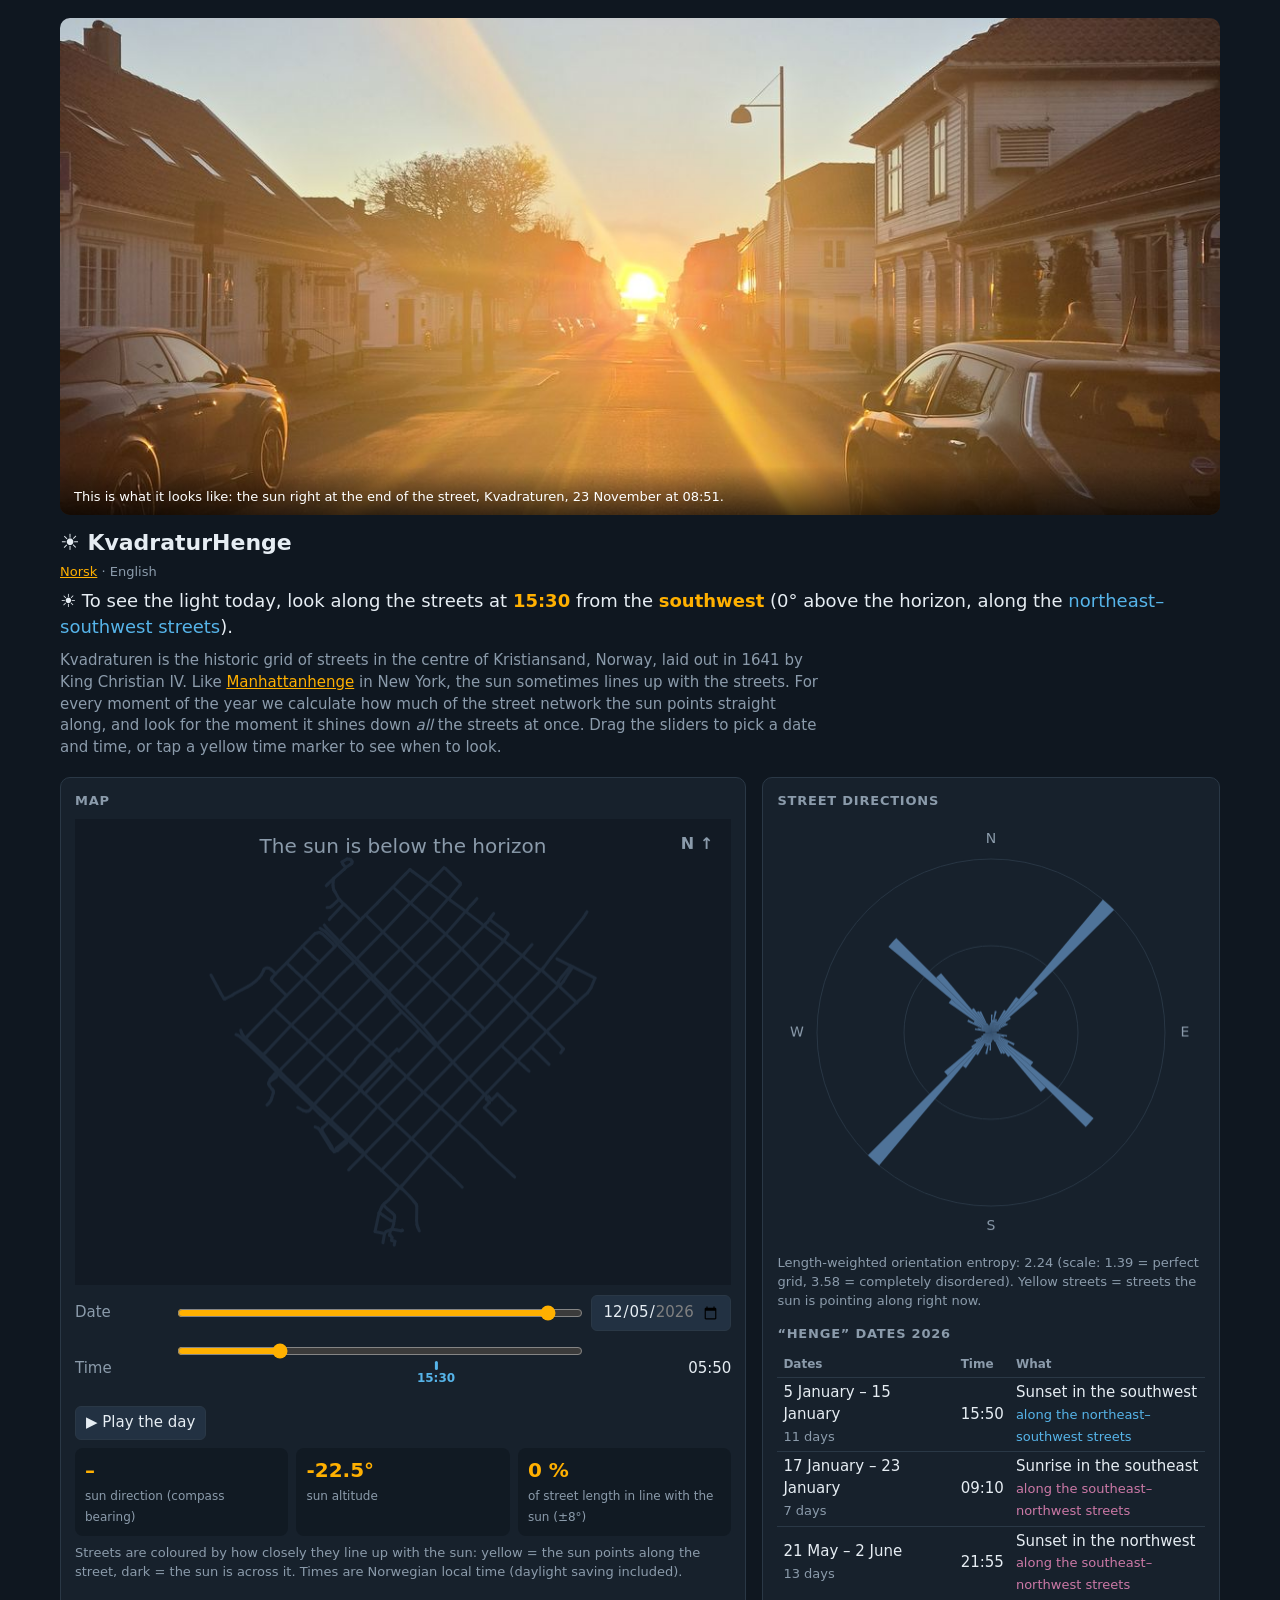
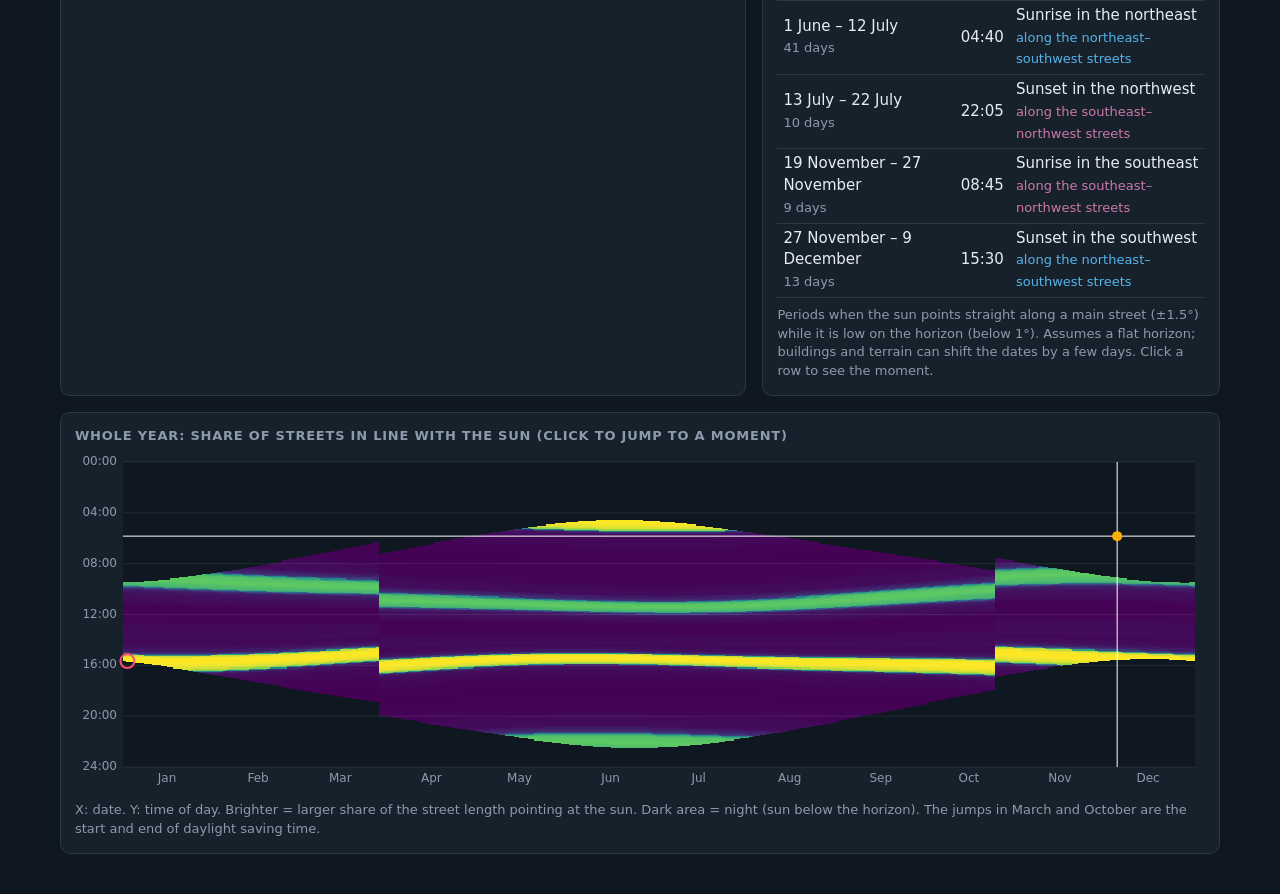
<file: en.html>
<!doctype html>
<html lang="en"><head><meta charset="utf-8"><meta name="viewport" content="width=device-width,initial-scale=1">
<title>KvadraturHenge – when the sun lines up with the streets of Kristiansand</title>
<meta name="description" content="Norway's answer to Manhattanhenge: find when the sun shines straight down the streets of Kvadraturen in Kristiansand. Pick a date and time and see which streets line up with the sun.">
<meta property="og:type" content="website"><meta property="og:title" content="KvadraturHenge – when the sun lines up with the streets of Kristiansand"><meta property="og:description" content="Norway's answer to Manhattanhenge: find when the sun shines straight down the streets of Kvadraturen in Kristiansand. Pick a date and time and see which streets line up with the sun."><meta property="og:image" content="https://alexanno.github.io/KvadraturHenge/img/og.jpg"><meta property="og:image:width" content="1200"><meta property="og:image:height" content="630"><meta property="og:image:alt" content="Morning sun shining straight down a street in Kvadraturen, Kristiansand"><meta name="twitter:card" content="summary_large_image">
<style>:root{--bg:#0f1720;--panel:#17212c;--line:#2a3846;--fg:#e6edf3;--mut:#8b9bab;--sun:#ffb000;--street:#3b4d60}
*{box-sizing:border-box}
body{margin:0;background:var(--bg);color:var(--fg);font:15px/1.45 system-ui,-apple-system,Segoe UI,sans-serif}
header{padding:18px 20px 6px;max-width:1200px;margin:auto}
h1{margin:0 0 4px;font-size:22px}
header p{margin:0;color:var(--mut);max-width:760px}
main{max-width:1200px;margin:auto;padding:12px 20px 40px;display:grid;gap:16px;grid-template-columns:minmax(0,1.5fr) minmax(0,1fr)}
.card{background:var(--panel);border:1px solid var(--line);border-radius:10px;padding:14px}
.card h2{margin:0 0 8px;font-size:13px;letter-spacing:.06em;text-transform:uppercase;color:var(--mut);font-weight:600}
.wide{grid-column:1/-1}
canvas{width:100%;display:block}
.controls{display:grid;gap:10px;margin-top:10px}
.row{display:grid;grid-template-columns:90px 1fr 140px;gap:10px;align-items:center;color:var(--mut)}
.row output{color:var(--fg);text-align:right;font-variant-numeric:tabular-nums}
input[type=range]{width:100%;accent-color:var(--sun)}
button,input[type=date]{background:#223142;color:var(--fg);border:1px solid var(--line);border-radius:6px;padding:5px 10px;font:inherit}
button{cursor:pointer}button:hover{background:#2c4057}
.stats{display:grid;grid-template-columns:repeat(3,1fr);gap:8px;margin-top:8px}
.stat{background:#111a23;border-radius:8px;padding:8px 10px}
.stat b{display:block;font-size:20px;color:var(--sun);font-variant-numeric:tabular-nums}
.stat span{color:var(--mut);font-size:12px}
table{border-collapse:collapse;width:100%;font-variant-numeric:tabular-nums}
td,th{padding:4px 6px;border-bottom:1px solid var(--line);text-align:left}
th{color:var(--mut);font-weight:600;font-size:12px}
tr.klikk{cursor:pointer}tr.klikk:hover{background:#1f2c3a}
.note{color:var(--mut);font-size:13px;margin:8px 0 0}
.verdict{border-left:3px solid var(--sun);padding:6px 12px;margin:8px 0;background:#111a23;border-radius:0 8px 8px 0}
@media(max-width:860px){main{grid-template-columns:1fr}.row{grid-template-columns:70px 1fr 70px}}
.idag{font-size:18px;color:var(--fg)!important;margin:6px 0 10px!important;max-width:none!important}
.idag b{color:var(--sun)}
.sliderwrap{position:relative;padding-bottom:30px}
#tidmerker{position:absolute;left:0;right:0;top:20px;height:28px}
.merke{position:absolute;transform:translateX(-50%);background:none;border:0;padding:0;color:var(--c);font:600 12px system-ui;text-align:center}
.merke:hover{background:none;text-decoration:underline}
.merke i{display:block;width:3px;height:9px;margin:0 auto 1px;background:var(--c);border-radius:2px}
header a{color:var(--sun)}
#kart{aspect-ratio:900/640}
#polar{aspect-ratio:1/1;max-width:520px;margin:auto}
#varme{aspect-ratio:1200/360}
details.om summary{cursor:pointer;color:var(--mut);font-size:13px;margin-bottom:4px}
details.om[open] summary{display:none}
@media(max-width:600px){
  body{font-size:14px}
  header{padding:10px 12px 2px}
  h1{font-size:18px}
  .idag{font-size:15px;line-height:1.4;margin:4px 0 8px!important}
  details.om summary{display:block!important;margin:0 0 4px}
  main{padding:6px 8px 28px;gap:10px}
  .card{padding:8px;border-radius:8px}
  .hide-m{display:none}
  #kart{aspect-ratio:1/1;max-height:68vh;touch-action:pan-y}
  .controls{gap:6px;margin-top:6px}
  .row{grid-template-columns:1fr auto;gap:2px 10px}
  .row label{grid-column:1/-1;font-size:12px}
  .row-dato input[type=range]{grid-column:1}
  input[type=range]{height:34px;margin:0}
  input[type=date],button{font-size:16px;min-height:40px}
  .row output{font-size:18px;font-weight:600}
  .sliderwrap{padding-bottom:38px}
  #tidmerker{top:28px}
  .merke{font-size:13px;padding:2px 6px}
  #spill{width:100%}
  .stats{gap:6px}
  .stat{padding:6px 8px}
  .stat b{font-size:16px}
  .stat span{font-size:11px;line-height:1.2;display:block}
  #varme{aspect-ratio:4/3}
  td,th{padding:6px 4px}
}

header p.lang{font-size:13px;margin-bottom:6px}header p.lang a{color:var(--sun)}

.hero{margin:0 0 12px;position:relative;border-radius:10px;overflow:hidden;background:#111a23}
.hero img{display:block;width:100%;height:auto;aspect-ratio:21/9;object-fit:cover;object-position:50% 47%}
.hero figcaption{position:absolute;left:0;right:0;bottom:0;padding:22px 14px 8px;font-size:13px;color:#fff;background:linear-gradient(transparent,rgba(0,0,0,.65))}
@media(max-width:600px){.hero{margin-bottom:8px;border-radius:8px}.hero img{aspect-ratio:2.4/1}.hero figcaption{display:none}}
</style></head>
<body>
<header>
  <figure class="hero"><img src="img/kvadraturhenge.jpg" alt="Morning sun shining straight down a street in Kvadraturen, Kristiansand" width="1200" height="1600" fetchpriority="high"><figcaption>This is what it looks like: the sun right at the end of the street, Kvadraturen, 23 November at 08:51.</figcaption></figure>
  <h1>☀️ KvadraturHenge</h1>
  <p class="lang"><a href="index.html">Norsk</a> · English</p>
  <p id="idag" class="idag"></p>
  <details class="om" open><summary>What is this?</summary><p>Kvadraturen is the historic grid of streets in the centre of Kristiansand, Norway, laid out in 1641 by King Christian IV. Like <a href="https://en.wikipedia.org/wiki/Manhattanhenge" target="_blank" rel="noopener">Manhattanhenge</a> in New York, the sun sometimes lines up with the streets. For every moment of the year we calculate how much of the street network the sun points straight along, and look for the moment it shines down <em>all</em> the streets at once. Drag the sliders to pick a date and time, or tap a yellow time marker to see when to look.</p></details>
</header>
<main>
  <section class="card">
    <h2 class="hide-m">Map</h2>
    <canvas id="kart"></canvas>
    <div class="controls">
      <div class="row row-dato"><label>Date</label><input type="range" id="dag" min="1" max="365"><input type="date" id="dato" min="2026-01-01" max="2026-12-31"></div>
      <div class="row"><label>Time</label><div class="sliderwrap"><input type="range" id="tid" min="0" max="1435" step="5"><div id="tidmerker"></div></div><output id="tidut"></output></div>
      <div><button id="spill">▶ Play the day</button></div>
    </div>
    <div class="stats">
      <div class="stat"><b id="sAz">–</b><span>sun direction (compass bearing)</span></div>
      <div class="stat"><b id="sH">–</b><span>sun altitude</span></div>
      <div class="stat"><b id="sAndel">–</b><span>of street length in line with the sun (±<span id="sTol"></span>°)</span></div>
    </div>
    <p class="note hide-m">Streets are coloured by how closely they line up with the sun: yellow = the sun points along the street, dark = the sun is across it. Times are Norwegian local time (daylight saving included).</p>
  </section>
  <section class="card">
    <h2>Street directions</h2>
    <canvas id="polar"></canvas>
    <p class="note" id="entropi"></p>
    <h2 style="margin-top:14px">“Henge” dates 2026</h2>
    <div id="funn"></div>
  </section>
  <section class="card wide">
    <h2>Whole year: share of streets in line with the sun (click to jump to a moment)</h2>
    <canvas id="varme"></canvas>
    <p class="note">X: date. Y: time of day. Brighter = larger share of the street length pointing at the sun. Dark area = night (sun below the horizon). The jumps in March and October are the start and end of daylight saving time.</p>
  </section>
</main>

<script>/*
 (c) 2011-2015, Vladimir Agafonkin
 SunCalc is a JavaScript library for calculating sun/moon position and light phases.
 https://github.com/mourner/suncalc
*/

(function () { 'use strict';

// shortcuts for easier to read formulas

var PI   = Math.PI,
    sin  = Math.sin,
    cos  = Math.cos,
    tan  = Math.tan,
    asin = Math.asin,
    atan = Math.atan2,
    acos = Math.acos,
    rad  = PI / 180;

// sun calculations are based on http://aa.quae.nl/en/reken/zonpositie.html formulas


// date/time constants and conversions

var dayMs = 1000 * 60 * 60 * 24,
    J1970 = 2440588,
    J2000 = 2451545;

function toJulian(date) { return date.valueOf() / dayMs - 0.5 + J1970; }
function fromJulian(j)  { return new Date((j + 0.5 - J1970) * dayMs); }
function toDays(date)   { return toJulian(date) - J2000; }


// general calculations for position

var e = rad * 23.4397; // obliquity of the Earth

function rightAscension(l, b) { return atan(sin(l) * cos(e) - tan(b) * sin(e), cos(l)); }
function declination(l, b)    { return asin(sin(b) * cos(e) + cos(b) * sin(e) * sin(l)); }

function azimuth(H, phi, dec)  { return atan(sin(H), cos(H) * sin(phi) - tan(dec) * cos(phi)); }
function altitude(H, phi, dec) { return asin(sin(phi) * sin(dec) + cos(phi) * cos(dec) * cos(H)); }

function siderealTime(d, lw) { return rad * (280.16 + 360.9856235 * d) - lw; }

function astroRefraction(h) {
    if (h < 0) // the following formula works for positive altitudes only.
        h = 0; // if h = -0.08901179 a div/0 would occur.

    // formula 16.4 of "Astronomical Algorithms" 2nd edition by Jean Meeus (Willmann-Bell, Richmond) 1998.
    // 1.02 / tan(h + 10.26 / (h + 5.10)) h in degrees, result in arc minutes -> converted to rad:
    return 0.0002967 / Math.tan(h + 0.00312536 / (h + 0.08901179));
}

// general sun calculations

function solarMeanAnomaly(d) { return rad * (357.5291 + 0.98560028 * d); }

function eclipticLongitude(M) {

    var C = rad * (1.9148 * sin(M) + 0.02 * sin(2 * M) + 0.0003 * sin(3 * M)), // equation of center
        P = rad * 102.9372; // perihelion of the Earth

    return M + C + P + PI;
}

function sunCoords(d) {

    var M = solarMeanAnomaly(d),
        L = eclipticLongitude(M);

    return {
        dec: declination(L, 0),
        ra: rightAscension(L, 0)
    };
}


var SunCalc = {};


// calculates sun position for a given date and latitude/longitude

SunCalc.getPosition = function (date, lat, lng) {

    var lw  = rad * -lng,
        phi = rad * lat,
        d   = toDays(date),

        c  = sunCoords(d),
        H  = siderealTime(d, lw) - c.ra;

    return {
        azimuth: azimuth(H, phi, c.dec),
        altitude: altitude(H, phi, c.dec)
    };
};


// sun times configuration (angle, morning name, evening name)

var times = SunCalc.times = [
    [-0.833, 'sunrise',       'sunset'      ],
    [  -0.3, 'sunriseEnd',    'sunsetStart' ],
    [    -6, 'dawn',          'dusk'        ],
    [   -12, 'nauticalDawn',  'nauticalDusk'],
    [   -18, 'nightEnd',      'night'       ],
    [     6, 'goldenHourEnd', 'goldenHour'  ]
];

// adds a custom time to the times config

SunCalc.addTime = function (angle, riseName, setName) {
    times.push([angle, riseName, setName]);
};


// calculations for sun times

var J0 = 0.0009;

function julianCycle(d, lw) { return Math.round(d - J0 - lw / (2 * PI)); }

function approxTransit(Ht, lw, n) { return J0 + (Ht + lw) / (2 * PI) + n; }
function solarTransitJ(ds, M, L)  { return J2000 + ds + 0.0053 * sin(M) - 0.0069 * sin(2 * L); }

function hourAngle(h, phi, d) { return acos((sin(h) - sin(phi) * sin(d)) / (cos(phi) * cos(d))); }
function observerAngle(height) { return -2.076 * Math.sqrt(height) / 60; }

// returns set time for the given sun altitude
function getSetJ(h, lw, phi, dec, n, M, L) {

    var w = hourAngle(h, phi, dec),
        a = approxTransit(w, lw, n);
    return solarTransitJ(a, M, L);
}


// calculates sun times for a given date, latitude/longitude, and, optionally,
// the observer height (in meters) relative to the horizon

SunCalc.getTimes = function (date, lat, lng, height) {

    height = height || 0;

    var lw = rad * -lng,
        phi = rad * lat,

        dh = observerAngle(height),

        d = toDays(date),
        n = julianCycle(d, lw),
        ds = approxTransit(0, lw, n),

        M = solarMeanAnomaly(ds),
        L = eclipticLongitude(M),
        dec = declination(L, 0),

        Jnoon = solarTransitJ(ds, M, L),

        i, len, time, h0, Jset, Jrise;


    var result = {
        solarNoon: fromJulian(Jnoon),
        nadir: fromJulian(Jnoon - 0.5)
    };

    for (i = 0, len = times.length; i < len; i += 1) {
        time = times[i];
        h0 = (time[0] + dh) * rad;

        Jset = getSetJ(h0, lw, phi, dec, n, M, L);
        Jrise = Jnoon - (Jset - Jnoon);

        result[time[1]] = fromJulian(Jrise);
        result[time[2]] = fromJulian(Jset);
    }

    return result;
};


// moon calculations, based on http://aa.quae.nl/en/reken/hemelpositie.html formulas

function moonCoords(d) { // geocentric ecliptic coordinates of the moon

    var L = rad * (218.316 + 13.176396 * d), // ecliptic longitude
        M = rad * (134.963 + 13.064993 * d), // mean anomaly
        F = rad * (93.272 + 13.229350 * d),  // mean distance

        l  = L + rad * 6.289 * sin(M), // longitude
        b  = rad * 5.128 * sin(F),     // latitude
        dt = 385001 - 20905 * cos(M);  // distance to the moon in km

    return {
        ra: rightAscension(l, b),
        dec: declination(l, b),
        dist: dt
    };
}

SunCalc.getMoonPosition = function (date, lat, lng) {

    var lw  = rad * -lng,
        phi = rad * lat,
        d   = toDays(date),

        c = moonCoords(d),
        H = siderealTime(d, lw) - c.ra,
        h = altitude(H, phi, c.dec),
        // formula 14.1 of "Astronomical Algorithms" 2nd edition by Jean Meeus (Willmann-Bell, Richmond) 1998.
        pa = atan(sin(H), tan(phi) * cos(c.dec) - sin(c.dec) * cos(H));

    h = h + astroRefraction(h); // altitude correction for refraction

    return {
        azimuth: azimuth(H, phi, c.dec),
        altitude: h,
        distance: c.dist,
        parallacticAngle: pa
    };
};


// calculations for illumination parameters of the moon,
// based on http://idlastro.gsfc.nasa.gov/ftp/pro/astro/mphase.pro formulas and
// Chapter 48 of "Astronomical Algorithms" 2nd edition by Jean Meeus (Willmann-Bell, Richmond) 1998.

SunCalc.getMoonIllumination = function (date) {

    var d = toDays(date || new Date()),
        s = sunCoords(d),
        m = moonCoords(d),

        sdist = 149598000, // distance from Earth to Sun in km

        phi = acos(sin(s.dec) * sin(m.dec) + cos(s.dec) * cos(m.dec) * cos(s.ra - m.ra)),
        inc = atan(sdist * sin(phi), m.dist - sdist * cos(phi)),
        angle = atan(cos(s.dec) * sin(s.ra - m.ra), sin(s.dec) * cos(m.dec) -
                cos(s.dec) * sin(m.dec) * cos(s.ra - m.ra));

    return {
        fraction: (1 + cos(inc)) / 2,
        phase: 0.5 + 0.5 * inc * (angle < 0 ? -1 : 1) / Math.PI,
        angle: angle
    };
};


function hoursLater(date, h) {
    return new Date(date.valueOf() + h * dayMs / 24);
}

// calculations for moon rise/set times are based on http://www.stargazing.net/kepler/moonrise.html article

SunCalc.getMoonTimes = function (date, lat, lng, inUTC) {
    var t = new Date(date);
    if (inUTC) t.setUTCHours(0, 0, 0, 0);
    else t.setHours(0, 0, 0, 0);

    var hc = 0.133 * rad,
        h0 = SunCalc.getMoonPosition(t, lat, lng).altitude - hc,
        h1, h2, rise, set, a, b, xe, ye, d, roots, x1, x2, dx;

    // go in 2-hour chunks, each time seeing if a 3-point quadratic curve crosses zero (which means rise or set)
    for (var i = 1; i <= 24; i += 2) {
        h1 = SunCalc.getMoonPosition(hoursLater(t, i), lat, lng).altitude - hc;
        h2 = SunCalc.getMoonPosition(hoursLater(t, i + 1), lat, lng).altitude - hc;

        a = (h0 + h2) / 2 - h1;
        b = (h2 - h0) / 2;
        xe = -b / (2 * a);
        ye = (a * xe + b) * xe + h1;
        d = b * b - 4 * a * h1;
        roots = 0;

        if (d >= 0) {
            dx = Math.sqrt(d) / (Math.abs(a) * 2);
            x1 = xe - dx;
            x2 = xe + dx;
            if (Math.abs(x1) <= 1) roots++;
            if (Math.abs(x2) <= 1) roots++;
            if (x1 < -1) x1 = x2;
        }

        if (roots === 1) {
            if (h0 < 0) rise = i + x1;
            else set = i + x1;

        } else if (roots === 2) {
            rise = i + (ye < 0 ? x2 : x1);
            set = i + (ye < 0 ? x1 : x2);
        }

        if (rise && set) break;

        h0 = h2;
    }

    var result = {};

    if (rise) result.rise = hoursLater(t, rise);
    if (set) result.set = hoursLater(t, set);

    if (!rise && !set) result[ye > 0 ? 'alwaysUp' : 'alwaysDown'] = true;

    return result;
};


// export as Node module / AMD module / browser variable
if (typeof exports === 'object' && typeof module !== 'undefined') module.exports = SunCalc;
else if (typeof define === 'function' && define.amd) define(SunCalc);
else window.SunCalc = SunCalc;

}());
</script>
<script>const GATER = [{"navn": "Dronningens gate", "lengde": 73.8, "retning": 44.2, "coords": [[7.99402, 58.14335], [7.9939, 58.14328], [7.99324, 58.14293], [7.99314, 58.14287]]}, {"navn": "Kristian IVs gate", "lengde": 135.3, "retning": 43.5, "coords": [[7.98994, 58.14715], [7.98848, 58.14633], [7.98845, 58.14632], [7.98836, 58.14627]]}, {"navn": "Vestre Strandgate", "lengde": 79.5, "retning": 313.6, "coords": [[7.98836, 58.14627], [7.9878, 58.14655], [7.98738, 58.14676]]}, {"navn": "Vestre Strandgate", "lengde": 75.3, "retning": 134.4, "coords": [[7.98928, 58.14579], [7.98911, 58.14589], [7.98836, 58.14627]]}, {"navn": "Skippergata", "lengde": 8.4, "retning": 225.4, "coords": [[7.99011, 58.14525], [7.99021, 58.14531]]}, {"navn": "Skippergata", "lengde": 138.8, "retning": 44.5, "coords": [[7.99187, 58.1462], [7.99166, 58.14609], [7.99029, 58.14535], [7.99021, 58.14531]]}, {"navn": "Vestre Strandgate", "lengde": 77.2, "retning": 314.6, "coords": [[7.99021, 58.14531], [7.98987, 58.14548], [7.98948, 58.14568], [7.98928, 58.14579]]}, {"navn": "Vestre Strandgate", "lengde": 81.0, "retning": 134.0, "coords": [[7.99121, 58.1448], [7.99108, 58.14486], [7.99034, 58.14524], [7.99021, 58.14531]]}, {"navn": "Gyldenløves gate", "lengde": 8.8, "retning": 211.7, "coords": [[7.99113, 58.14473], [7.99121, 58.1448]]}, {"navn": "Gyldenløves gate", "lengde": 140.1, "retning": 43.1, "coords": [[7.99284, 58.14572], [7.99253, 58.14555], [7.99128, 58.14484], [7.99121, 58.1448]]}, {"navn": "Vestre Strandgate", "lengde": 75.6, "retning": 133.5, "coords": [[7.99214, 58.14433], [7.99199, 58.14441], [7.99121, 58.1448]]}, {"navn": "Rådhusgata", "lengde": 8.2, "retning": 228.2, "coords": [[7.99204, 58.14428], [7.99214, 58.14433]]}, {"navn": "Rådhusgata", "lengde": 140.6, "retning": 44.6, "coords": [[7.99382, 58.14523], [7.99358, 58.14511], [7.99222, 58.14438], [7.99214, 58.14433]]}, {"navn": "Vestre Strandgate", "lengde": 82.9, "retning": 133.5, "coords": [[7.99316, 58.14382], [7.99301, 58.14391], [7.99251, 58.14415], [7.99225, 58.14428], [7.99214, 58.14433]]}, {"navn": "Festningsgata", "lengde": 75.3, "retning": 135.7, "coords": [[7.99986, 58.14557], [7.99979, 58.14561], [7.99935, 58.14584], [7.9991, 58.14598], [7.99897, 58.14605]]}, {"navn": "Festningsgata", "lengde": 77.4, "retning": 316.9, "coords": [[7.99807, 58.14656], [7.99814, 58.14652], [7.99838, 58.14638], [7.99883, 58.14613], [7.99897, 58.14605]]}, {"navn": "Dronningens gate", "lengde": 138.1, "retning": 224.0, "coords": [[7.99733, 58.14516], [7.99746, 58.14523], [7.99808, 58.14557], [7.99878, 58.14595], [7.99881, 58.14597], [7.99897, 58.14605]]}, {"navn": "Dronningens gate", "lengde": 149.2, "retning": 44.2, "coords": [[8.00074, 58.14702], [8.00072, 58.147], [8.00064, 58.14696], [7.99912, 58.14614], [7.99897, 58.14605]]}, {"navn": "Kirkegata", "lengde": 75.9, "retning": 131.8, "coords": [[7.9983, 58.14471], [7.99822, 58.14474], [7.99794, 58.14487], [7.99745, 58.1451], [7.99733, 58.14516]]}, {"navn": "Dronningens gate", "lengde": 137.2, "retning": 223.5, "coords": [[7.99572, 58.14427], [7.99579, 58.14431], [7.99723, 58.14511], [7.99733, 58.14516]]}, {"navn": "Kirkegata", "lengde": 76.3, "retning": 313.1, "coords": [[7.99638, 58.14563], [7.99645, 58.1456], [7.99721, 58.14522], [7.99733, 58.14516]]}, {"navn": "Gyldenløves gate", "lengde": 136.9, "retning": 222.5, "coords": [[7.99284, 58.14572], [7.99314, 58.14588], [7.99345, 58.14606], [7.99354, 58.14614], [7.99441, 58.14663]]}, {"navn": "Kirkegata", "lengde": 72.8, "retning": 313.9, "coords": [[7.99352, 58.14708], [7.99359, 58.14704], [7.99441, 58.14663]]}, {"navn": "Kirkegata", "lengde": 75.3, "retning": 132.8, "coords": [[7.99535, 58.14617], [7.99502, 58.14634], [7.99465, 58.14651], [7.99451, 58.14658], [7.99446, 58.1466], [7.99441, 58.14663]]}, {"navn": "Gyldenløves gate", "lengde": 143.3, "retning": 44.1, "coords": [[7.99611, 58.14755], [7.99602, 58.1475], [7.99556, 58.14726], [7.99441, 58.14663]]}, {"navn": "Markens gate", "lengde": 78.0, "retning": 133.7, "coords": [[7.99572, 58.14427], [7.99564, 58.14431], [7.99563, 58.14431], [7.99476, 58.14475]]}, {"navn": "Tollbodgata", "lengde": 139.7, "retning": 222.1, "coords": [[7.99476, 58.14475], [7.99326, 58.14387], [7.99316, 58.14382]]}, {"navn": "Markens gate", "lengde": 58.4, "retning": 313.9, "coords": [[7.99404, 58.14512], [7.9947, 58.14478], [7.99476, 58.14475]]}, {"navn": "Tollbodgata", "lengde": 136.2, "retning": 44.2, "coords": [[7.99638, 58.14563], [7.99628, 58.14557], [7.99476, 58.14475]]}, {"navn": "Østre Strandgate", "lengde": 140.9, "retning": 42.4, "coords": [[7.99925, 58.14423], [7.99918, 58.14419], [7.9984, 58.14373], [7.99771, 58.14334], [7.99763, 58.1433]]}, {"navn": "Østre Strandgate", "lengde": 141.1, "retning": 222.1, "coords": [[7.99602, 58.14235], [7.99611, 58.14241], [7.99615, 58.14242], [7.99661, 58.1427], [7.99754, 58.14325], [7.99763, 58.1433]]}, {"navn": "Markens gate", "lengde": 150.5, "retning": 133.6, "coords": [[7.99949, 58.14236], [7.99906, 58.14259], [7.99884, 58.1427], [7.99867, 58.14278], [7.99772, 58.14326], [7.99763, 58.1433]]}, {"navn": "Markens gate", "lengde": 79.2, "retning": 314.1, "coords": [[7.99666, 58.14379], [7.99673, 58.14376], [7.99755, 58.14334], [7.99763, 58.1433]]}, {"navn": "Markens gate", "lengde": 77.2, "retning": 313.4, "coords": [[7.98994, 58.14715], [7.99002, 58.14711], [7.99084, 58.14671], [7.9909, 58.14667]]}, {"navn": "Henrik Wergelands gate", "lengde": 136.7, "retning": 224.2, "coords": [[7.98928, 58.14579], [7.98938, 58.14586], [7.9909, 58.14667]]}, {"navn": "Markens gate", "lengde": 77.8, "retning": 133.0, "coords": [[7.99187, 58.1462], [7.991, 58.14663], [7.9909, 58.14667]]}, {"navn": "Henrik Wergelands gate", "lengde": 138.2, "retning": 44.8, "coords": [[7.9909, 58.14667], [7.99249, 58.14752], [7.99256, 58.14756]]}, {"navn": "Markens gate", "lengde": 78.1, "retning": 312.7, "coords": [[7.98897, 58.14763], [7.98901, 58.14761], [7.98986, 58.14719], [7.98994, 58.14715]]}, {"navn": "Kristian IVs gate", "lengde": 139.1, "retning": 44.9, "coords": [[7.99162, 58.14804], [7.99154, 58.148], [7.99128, 58.14785], [7.98994, 58.14715]]}, {"navn": "Tordenskjolds gate", "lengde": 60.1, "retning": 44.1, "coords": [[7.98968, 58.14802], [7.98897, 58.14763]]}, {"navn": "Tordenskjolds gate", "lengde": 134.1, "retning": 224.0, "coords": [[7.98738, 58.14676], [7.98749, 58.14682], [7.98752, 58.14684], [7.98827, 58.14725], [7.98845, 58.14735], [7.98897, 58.14763]]}, {"navn": "Tordenskjolds gate", "lengde": 79.9, "retning": 224.1, "coords": [[7.98968, 58.14802], [7.99063, 58.14853]]}, {"navn": "Tordenskjolds gate", "lengde": 72.8, "retning": 44.6, "coords": [[7.9915, 58.149], [7.99071, 58.14857], [7.99063, 58.14853]]}, {"navn": "Kirkegata", "lengde": 80.5, "retning": 133.4, "coords": [[7.99162, 58.14804], [7.99153, 58.14808], [7.99073, 58.1485], [7.99063, 58.14853]]}, {"navn": "Kirkegata", "lengde": 75.1, "retning": 312.4, "coords": [[7.98968, 58.14899], [7.98999, 58.14883], [7.99024, 58.1487], [7.99053, 58.14856], [7.99063, 58.14853]]}, {"navn": "Tordenskjolds gate", "lengde": 9.8, "retning": 44.6, "coords": [[7.99263, 58.14961], [7.99251, 58.14955]]}, {"navn": "Tordenskjolds gate", "lengde": 85.8, "retning": 224.1, "coords": [[7.9915, 58.149], [7.99238, 58.14947], [7.99251, 58.14955]]}, {"navn": "Festningsgata", "lengde": 80.5, "retning": 136.6, "coords": [[7.99251, 58.14955], [7.99264, 58.14947], [7.99346, 58.14903]]}, {"navn": "Stener Heyerdahls gate", "lengde": 76.7, "retning": 312.3, "coords": [[7.99155, 58.15001], [7.99184, 58.14992], [7.9924, 58.14962], [7.99251, 58.14955]]}, {"navn": "Tordenskjolds gate", "lengde": 20.6, "retning": 223.4, "coords": [[7.99633, 58.15162], [7.99657, 58.15175]]}, {"navn": "Elvegata", "lengde": 77.9, "retning": 126.9, "coords": [[7.99763, 58.15133], [7.99671, 58.15169], [7.99657, 58.15175]]}, {"navn": "Kristian IVs gate", "lengde": 154.1, "retning": 44.4, "coords": [[7.99346, 58.14903], [7.99335, 58.14897], [7.99307, 58.14883], [7.9929, 58.14874], [7.99262, 58.1486], [7.99169, 58.14808], [7.99162, 58.14804]]}, {"navn": "Kirkegata", "lengde": 76.8, "retning": 134.0, "coords": [[7.99256, 58.14756], [7.99247, 58.1476], [7.9917, 58.14799], [7.99162, 58.14804]]}, {"navn": "Festningsgata", "lengde": 77.1, "retning": 135.5, "coords": [[7.99346, 58.14903], [7.99372, 58.14888], [7.99423, 58.1486], [7.99438, 58.14853]]}, {"navn": "Kristian IVs gate", "lengde": 131.0, "retning": 43.4, "coords": [[7.99659, 58.15076], [7.99506, 58.1499]]}, {"navn": "Holbergs gate", "lengde": 80.0, "retning": 314.6, "coords": [[7.99409, 58.15041], [7.99506, 58.1499]]}, {"navn": "Kristian IVs gate", "lengde": 124.0, "retning": 224.4, "coords": [[7.99358, 58.1491], [7.99367, 58.14915], [7.99439, 58.14954], [7.99506, 58.1499]]}, {"navn": "Holbergs gate", "lengde": 79.9, "retning": 133.9, "coords": [[7.99604, 58.1494], [7.99556, 58.14964], [7.99506, 58.1499]]}, {"navn": "Henrik Wergelands gate", "lengde": 8.5, "retning": 224.3, "coords": [[7.98917, 58.14574], [7.98928, 58.14579]]}, {"navn": "Kirkegata", "lengde": 77.3, "retning": 133.2, "coords": [[7.99352, 58.14708], [7.99343, 58.14713], [7.99266, 58.14751], [7.99256, 58.14756]]}, {"navn": "Henrik Wergelands gate", "lengde": 152.1, "retning": 44.6, "coords": [[7.99256, 58.14756], [7.99263, 58.1476], [7.99285, 58.14771], [7.99426, 58.14847], [7.99438, 58.14853]]}, {"navn": "Henrik Wergelands gate", "lengde": 10.5, "retning": 48.8, "coords": [[7.99451, 58.14859], [7.99438, 58.14853]]}, {"navn": "Festningsgata", "lengde": 74.4, "retning": 135.4, "coords": [[7.99438, 58.14853], [7.99454, 58.14845], [7.99512, 58.14813], [7.99527, 58.14805]]}, {"navn": "Holbergs gate", "lengde": 70.8, "retning": 134.8, "coords": [[7.99689, 58.14895], [7.99604, 58.1494]]}, {"navn": "Henrik Wergelands gate", "lengde": 135.9, "retning": 45.0, "coords": [[7.99767, 58.15027], [7.99604, 58.1494]]}, {"navn": "Henrik Wergelands gate", "lengde": 126.9, "retning": 224.9, "coords": [[7.99451, 58.14859], [7.99459, 58.14863], [7.99517, 58.14894], [7.99556, 58.14915], [7.99604, 58.1494]]}, {"navn": "Elvegata", "lengde": 71.3, "retning": 126.5, "coords": [[7.99968, 58.15051], [7.9987, 58.15089]]}, {"navn": "Henrik Wergelands gate", "lengde": 91.9, "retning": 221.0, "coords": [[7.99767, 58.15027], [7.9987, 58.15089]]}, {"navn": "Elvegata", "lengde": 80.1, "retning": 308.2, "coords": [[7.99763, 58.15133], [7.99803, 58.15117], [7.9987, 58.15089]]}, {"navn": "", "lengde": 139.6, "retning": 352.3, "coords": [[7.99847, 58.1518], [7.99855, 58.15178], [7.99938, 58.15135], [7.99938, 58.1513], [7.99881, 58.15094], [7.9988, 58.15093], [7.9987, 58.15089]]}, {"navn": "Skippergata", "lengde": 137.8, "retning": 224.6, "coords": [[7.99187, 58.1462], [7.99218, 58.14637], [7.99344, 58.14704], [7.99352, 58.14708]]}, {"navn": "Skippergata", "lengde": 149.4, "retning": 43.5, "coords": [[7.99527, 58.14805], [7.99515, 58.14797], [7.99451, 58.14762], [7.99359, 58.14712], [7.99352, 58.14708]]}, {"navn": "Skippergata", "lengde": 139.4, "retning": 44.7, "coords": [[7.99857, 58.14984], [7.99689, 58.14895]]}, {"navn": "Holbergs gate", "lengde": 73.3, "retning": 133.7, "coords": [[7.9978, 58.1485], [7.99689, 58.14895]]}, {"navn": "Skippergata", "lengde": 128.4, "retning": 224.2, "coords": [[7.99537, 58.14813], [7.99544, 58.14816], [7.99689, 58.14895]]}, {"navn": "Skippergata", "lengde": 98.5, "retning": 221.6, "coords": [[7.99857, 58.14984], [7.99968, 58.15051]]}, {"navn": "Elvegata", "lengde": 76.4, "retning": 127.8, "coords": [[8.00071, 58.15009], [7.99968, 58.15051]]}, {"navn": "Skippergata", "lengde": 56.6, "retning": 41.1, "coords": [[8.00031, 58.15089], [8.00008, 58.15075], [7.99993, 58.15067], [7.99976, 58.15055], [7.99975, 58.15054], [7.99968, 58.15051]]}, {"navn": "Gyldenløves gate", "lengde": 129.9, "retning": 44.1, "coords": [[7.9978, 58.1485], [7.99629, 58.14768], [7.99625, 58.14766]]}, {"navn": "Festningsgata", "lengde": 73.5, "retning": 314.9, "coords": [[7.99625, 58.14766], [7.99585, 58.14786], [7.99551, 58.14804], [7.99537, 58.14813]]}, {"navn": "Festningsgata", "lengde": 87.8, "retning": 136.1, "coords": [[7.99729, 58.14709], [7.99721, 58.14714], [7.99642, 58.14757], [7.99625, 58.14766]]}, {"navn": "Nedre torv", "lengde": 18.5, "retning": 315.2, "coords": [[7.99382, 58.14523], [7.99404, 58.14512]]}, {"navn": "Markens gate", "lengde": 18.5, "retning": 315.2, "coords": [[7.99382, 58.14523], [7.99404, 58.14512]]}, {"navn": "Nedre torv", "lengde": 136.0, "retning": 43.3, "coords": [[7.99563, 58.14601], [7.99404, 58.14512]]}, {"navn": "Fritz Jensens gate", "lengde": 75.4, "retning": 43.2, "coords": [[7.99056, 58.14948], [7.98968, 58.14899]]}, {"navn": "Fritz Jensens gate", "lengde": 50.1, "retning": 225.9, "coords": [[7.98907, 58.14867], [7.98968, 58.14899]]}, {"navn": "Nygata", "lengde": 76.9, "retning": 134.3, "coords": [[7.9915, 58.149], [7.99143, 58.14905], [7.99124, 58.14913], [7.99113, 58.14919], [7.99056, 58.14948]]}, {"navn": "", "lengde": 138.2, "retning": 88.4, "coords": [[7.99231, 58.14951], [7.99227, 58.14955], [7.99182, 58.14978], [7.99167, 58.14985], [7.99158, 58.14988], [7.99149, 58.14989], [7.9914, 58.14988], [7.99127, 58.14986], [7.99056, 58.14948]]}, {"navn": "Fjellgata", "lengde": 52.1, "retning": 315.5, "coords": [[7.98906, 58.14835], [7.98921, 58.14827], [7.9894, 58.14817], [7.98959, 58.14807], [7.98968, 58.14802]]}, {"navn": "Kirkegata", "lengde": 60.6, "retning": 313.6, "coords": [[7.99563, 58.14601], [7.99576, 58.14594], [7.9963, 58.14567], [7.99638, 58.14563]]}, {"navn": "Tollbodgata", "lengde": 143.4, "retning": 43.6, "coords": [[7.99807, 58.14656], [7.99791, 58.14648], [7.99648, 58.14568], [7.99638, 58.14563]]}, {"navn": "Kirkegata", "lengde": 77.0, "retning": 133.2, "coords": [[7.99925, 58.14423], [7.99917, 58.14427], [7.99838, 58.14466], [7.9983, 58.14471]]}, {"navn": "Kongens gate", "lengde": 133.0, "retning": 43.8, "coords": [[7.99986, 58.14557], [7.99971, 58.14549], [7.99935, 58.14529], [7.99888, 58.14503], [7.99837, 58.14475], [7.9983, 58.14471]]}, {"navn": "Kongens gate", "lengde": 139.5, "retning": 223.3, "coords": [[7.99666, 58.14379], [7.99673, 58.14383], [7.99822, 58.14466], [7.9983, 58.14471]]}, {"navn": "Østre Strandgate", "lengde": 130.0, "retning": 42.4, "coords": [[8.00075, 58.1451], [8.00059, 58.14501], [8.00009, 58.14471], [7.99932, 58.14427], [7.99925, 58.14423]]}, {"navn": "Kirkegata", "lengde": 255.0, "retning": 133.2, "coords": [[8.00242, 58.14266], [8.00233, 58.1427], [8.00097, 58.14337], [8.00062, 58.14356], [8.00054, 58.14361], [8.00025, 58.14376], [7.99935, 58.14419], [7.99925, 58.14423]]}, {"navn": "Markens gate", "lengde": 76.4, "retning": 133.6, "coords": [[7.99666, 58.14379], [7.99659, 58.14383], [7.99578, 58.14423], [7.99572, 58.14427]]}, {"navn": "Dronningens gate", "lengde": 143.0, "retning": 224.4, "coords": [[7.99402, 58.14335], [7.99414, 58.14341], [7.9945, 58.14361], [7.99566, 58.14423], [7.99572, 58.14427]]}, {"navn": "Gyldenløves gate", "lengde": 105.6, "retning": 224.0, "coords": [[7.99946, 58.1494], [8.00071, 58.15009]]}, {"navn": "Elvegata", "lengde": 82.5, "retning": 127.5, "coords": [[8.00182, 58.14964], [8.00174, 58.14967], [8.00071, 58.15009]]}, {"navn": "Gyldenløves gate", "lengde": 28.2, "retning": 38.9, "coords": [[8.00101, 58.15028], [8.00091, 58.1502], [8.00079, 58.15014], [8.00078, 58.15013], [8.00071, 58.15009]]}, {"navn": "Gyldenløves gate", "lengde": 140.1, "retning": 224.1, "coords": [[7.9978, 58.1485], [7.99946, 58.1494]]}, {"navn": "Kronprinsens gate", "lengde": 71.8, "retning": 313.1, "coords": [[7.99857, 58.14984], [7.99946, 58.1494]]}, {"navn": "Kronprinsens gate", "lengde": 84.1, "retning": 135.2, "coords": [[8.00047, 58.14887], [8.00039, 58.14891], [7.99946, 58.1494]]}, {"navn": "Holbergs gate", "lengde": 86.2, "retning": 133.1, "coords": [[7.99887, 58.14797], [7.99878, 58.14801], [7.9978, 58.1485]]}, {"navn": "Holbergs gate", "lengde": 75.5, "retning": 133.5, "coords": [[7.9998, 58.1475], [7.99973, 58.14754], [7.99961, 58.14759], [7.99961, 58.1476], [7.99887, 58.14797]]}, {"navn": "Rådhusgata", "lengde": 137.1, "retning": 43.2, "coords": [[8.00047, 58.14887], [8.00039, 58.14882], [7.99899, 58.14804], [7.99887, 58.14797]]}, {"navn": "Rådhusgata", "lengde": 134.6, "retning": 223.5, "coords": [[7.99729, 58.14709], [7.99735, 58.14713], [7.99887, 58.14797]]}, {"navn": "Rådhusgata", "lengde": 116.8, "retning": 42.9, "coords": [[8.00182, 58.14964], [8.00056, 58.14892], [8.00047, 58.14887]]}, {"navn": "Kronprinsens gate", "lengde": 76.3, "retning": 133.7, "coords": [[8.00141, 58.14839], [8.00133, 58.14843], [8.00054, 58.14883], [8.00047, 58.14887]]}, {"navn": "Elvegata", "lengde": 77.2, "retning": 128.9, "coords": [[8.00285, 58.1492], [8.00273, 58.14925], [8.00182, 58.14964]]}, {"navn": "Rådhusgata", "lengde": 105.6, "retning": 326.4, "coords": [[8.00101, 58.15028], [8.002, 58.14988], [8.00204, 58.14985], [8.00205, 58.14983], [8.00188, 58.1497], [8.00187, 58.14968], [8.00182, 58.14964]]}, {"navn": "Tollbodgata", "lengde": 48.7, "retning": 221.0, "coords": [[8.00285, 58.1492], [8.00294, 58.14925], [8.00295, 58.14926], [8.00339, 58.14953]]}, {"navn": "Tollbodgata", "lengde": 123.4, "retning": 223.2, "coords": [[8.00141, 58.14839], [8.00148, 58.14844], [8.00264, 58.14909], [8.00285, 58.1492]]}, {"navn": "Elvegata", "lengde": 78.3, "retning": 127.0, "coords": [[8.00391, 58.14878], [8.00379, 58.1488], [8.00371, 58.14882], [8.00285, 58.1492]]}, {"navn": "Kronprinsens gate", "lengde": 76.6, "retning": 133.9, "coords": [[8.00141, 58.14839], [8.00148, 58.14835], [8.00221, 58.14798], [8.00224, 58.14797], [8.00235, 58.14791]]}, {"navn": "Tollbodgata", "lengde": 136.8, "retning": 223.6, "coords": [[7.9998, 58.1475], [7.99989, 58.14755], [8.00133, 58.14835], [8.00141, 58.14839]]}, {"navn": "Holbergs gate", "lengde": 77.1, "retning": 134.4, "coords": [[8.00074, 58.14702], [8.00062, 58.14708], [7.99987, 58.14747], [7.9998, 58.1475]]}, {"navn": "Tollbodgata", "lengde": 145.7, "retning": 224.3, "coords": [[7.99807, 58.14656], [7.9982, 58.14664], [7.99972, 58.14745], [7.9998, 58.1475]]}, {"navn": "Dronningens gate", "lengde": 137.4, "retning": 43.4, "coords": [[8.00235, 58.14791], [8.00227, 58.14787], [8.00114, 58.14724], [8.00086, 58.14708], [8.00074, 58.14702]]}, {"navn": "Nodeviga", "lengde": 165.6, "retning": 156.3, "coords": [[7.99709, 58.14107], [7.99701, 58.14117], [7.99699, 58.1412], [7.99696, 58.14125], [7.99694, 58.14138], [7.99695, 58.1418], [7.99693, 58.14184], [7.9969, 58.14187], [7.99685, 58.1419], [7.99679, 58.14194], [7.99662, 58.14205], [7.99653, 58.1421], [7.99614, 58.14231], [7.99612, 58.14231], [7.99602, 58.14235]]}, {"navn": "Vestre Strandgate", "lengde": 83.2, "retning": 312.1, "coords": [[7.99497, 58.14286], [7.99513, 58.14278], [7.99547, 58.14261], [7.99581, 58.14244], [7.99602, 58.14235]]}, {"navn": "Gravane", "lengde": 81.5, "retning": 223.8, "coords": [[7.99506, 58.14183], [7.99514, 58.14188], [7.99524, 58.14192], [7.99539, 58.14199], [7.99579, 58.14223], [7.99587, 58.14228], [7.9959, 58.1423], [7.99602, 58.14235]]}, {"navn": "Kongens gate", "lengde": 143.9, "retning": 43.6, "coords": [[7.99666, 58.14379], [7.9966, 58.14376], [7.99508, 58.14292], [7.99497, 58.14286]]}, {"navn": "Vestre Strandgate", "lengde": 78.4, "retning": 314.2, "coords": [[7.99402, 58.14335], [7.99417, 58.14325], [7.99483, 58.14293], [7.99497, 58.14286]]}, {"navn": "Holbergs gate", "lengde": 73.7, "retning": 133.6, "coords": [[8.00258, 58.1461], [8.00247, 58.14615], [8.00175, 58.14651], [8.00167, 58.14655]]}, {"navn": "Kongens gate", "lengde": 136.0, "retning": 44.0, "coords": [[8.00327, 58.14743], [8.0032, 58.14739], [8.00174, 58.14659], [8.00167, 58.14655]]}, {"navn": "Kongens gate", "lengde": 152.3, "retning": 224.0, "coords": [[7.99986, 58.14557], [8.00001, 58.14565], [8.00026, 58.14579], [8.00159, 58.14651], [8.00167, 58.14655]]}, {"navn": "Kongens gate", "lengde": 136.2, "retning": 43.2, "coords": [[8.00486, 58.14833], [8.0048, 58.14829], [8.00335, 58.14748], [8.00327, 58.14743]]}, {"navn": "Kronprinsens gate", "lengde": 75.0, "retning": 134.0, "coords": [[8.00419, 58.14697], [8.00408, 58.14702], [8.00335, 58.14739], [8.00327, 58.14743]]}, {"navn": "Kronprinsens gate", "lengde": 76.1, "retning": 314.4, "coords": [[8.00235, 58.14791], [8.00243, 58.14787], [8.00318, 58.14748], [8.00327, 58.14743]]}, {"navn": "Elvegata", "lengde": 75.6, "retning": 311.8, "coords": [[8.00486, 58.14833], [8.00402, 58.14873], [8.00392, 58.14878], [8.00391, 58.14878]]}, {"navn": "Kongens gate", "lengde": 77.1, "retning": 38.2, "coords": [[8.00486, 58.14833], [8.005, 58.14836], [8.00514, 58.14844], [8.00524, 58.14853], [8.0055, 58.14874], [8.00567, 58.14887]]}, {"navn": "Elvegata", "lengde": 82.9, "retning": 133.5, "coords": [[8.00589, 58.14781], [8.00579, 58.14786], [8.00497, 58.14827], [8.00486, 58.14833]]}, {"navn": "Kongens gate", "lengde": 77.7, "retning": 32.2, "coords": [[8.00555, 58.1489], [8.00542, 58.14881], [8.00534, 58.14876], [8.00501, 58.14855], [8.00485, 58.14843], [8.00486, 58.14833]]}, {"navn": "Østre Strandgate", "lengde": 8.0, "retning": 298.0, "coords": [[8.00555, 58.1489], [8.00567, 58.14887]]}, {"navn": "Østre Strandgate", "lengde": 136.5, "retning": 150.5, "coords": [[8.00648, 58.1481], [8.00668, 58.14825], [8.00691, 58.14854], [8.00567, 58.14887]]}, {"navn": "Østre Strandgate", "lengde": 50.7, "retning": 117.6, "coords": [[8.00555, 58.1489], [8.00478, 58.14911]]}, {"navn": "Østre Strandgate", "lengde": 47.5, "retning": 227.3, "coords": [[8.00589, 58.14781], [8.00599, 58.14787], [8.00648, 58.1481]]}, {"navn": "Østre Strandgate", "lengde": 137.1, "retning": 226.5, "coords": [[8.00419, 58.14697], [8.00431, 58.14702], [8.00575, 58.14775], [8.00589, 58.14781]]}, {"navn": "Holbergs gate", "lengde": 51.2, "retning": 132.3, "coords": [[8.00322, 58.14579], [8.00296, 58.14591], [8.00293, 58.14593], [8.00265, 58.14606], [8.00258, 58.1461]]}, {"navn": "Østre Strandgate", "lengde": 63.8, "retning": 45.2, "coords": [[8.00335, 58.1465], [8.00268, 58.14615], [8.00258, 58.1461]]}, {"navn": "Østre Strandgate", "lengde": 154.8, "retning": 224.0, "coords": [[8.00075, 58.1451], [8.00089, 58.14517], [8.00184, 58.14569], [8.00247, 58.14604], [8.00258, 58.1461]]}, {"navn": "Østre Strandgate", "lengde": 71.6, "retning": 223.9, "coords": [[8.00335, 58.1465], [8.00346, 58.14656], [8.00414, 58.14693], [8.00419, 58.14697]]}, {"navn": "Kronprinsens gate", "lengde": 96.7, "retning": 146.7, "coords": [[8.00499, 58.14633], [8.00509, 58.14641], [8.00515, 58.14645], [8.00505, 58.1465], [8.00432, 58.1469], [8.00419, 58.14697]]}, {"navn": "", "lengde": 243.7, "retning": 38.0, "coords": [[8.00646, 58.1505], [8.00639, 58.15044], [8.00626, 58.15033], [8.00614, 58.15025], [8.00446, 58.14915], [8.00442, 58.14912], [8.00404, 58.14885], [8.00403, 58.14885], [8.00391, 58.14878]]}, {"navn": "Dronningens gate", "lengde": 132.8, "retning": 223.5, "coords": [[8.00235, 58.14791], [8.00248, 58.14799], [8.0037, 58.14867], [8.00391, 58.14878]]}, {"navn": "Tordenskjolds gate", "lengde": 188.6, "retning": 44.2, "coords": [[7.99633, 58.15162], [7.9959, 58.15139], [7.99562, 58.15123], [7.99486, 58.15082], [7.99475, 58.15076], [7.99409, 58.15041]]}, {"navn": "Tordenskjolds gate", "lengde": 23.9, "retning": 225.8, "coords": [[7.99379, 58.15025], [7.99394, 58.15033], [7.99409, 58.15041]]}, {"navn": "Østre Strandgate", "lengde": 81.4, "retning": 314.5, "coords": [[8.00335, 58.1465], [8.00343, 58.14646], [8.00434, 58.14599]]}, {"navn": "Kronprinsens gate", "lengde": 70.2, "retning": 311.9, "coords": [[7.99767, 58.15027], [7.99857, 58.14984]]}, {"navn": "Kronprinsens gate", "lengde": 83.9, "retning": 310.6, "coords": [[7.99659, 58.15076], [7.99691, 58.15061], [7.99731, 58.15043], [7.99767, 58.15027]]}, {"navn": "Kronprinsens gate", "lengde": 71.1, "retning": 312.7, "coords": [[7.9957, 58.15119], [7.99659, 58.15076]]}, {"navn": "Kristian IVs gate", "lengde": 88.7, "retning": 43.6, "coords": [[7.99763, 58.15133], [7.99688, 58.15092], [7.99659, 58.15076]]}, {"navn": "Festningsgata", "lengde": 73.8, "retning": 315.5, "coords": [[7.99986, 58.14557], [7.99994, 58.14553], [8.00017, 58.1454], [8.00063, 58.14516], [8.00075, 58.1451]]}, {"navn": "Festningsgata", "lengde": 13.1, "retning": 138.2, "coords": [[8.00089, 58.14501], [8.00082, 58.14505], [8.00075, 58.1451]]}, {"navn": "Festningsgata", "lengde": 159.8, "retning": 133.8, "coords": [[7.99611, 58.14755], [7.9968, 58.14719], [7.9971, 58.14702], [7.99789, 58.1466], [7.99807, 58.14656]]}, {"navn": "Festningsgata", "lengde": 74.9, "retning": 318.5, "coords": [[7.99527, 58.14805], [7.9954, 58.14798], [7.99566, 58.1478], [7.99611, 58.14755]]}, {"navn": "Skippergata", "lengde": 9.8, "retning": 217.2, "coords": [[7.99527, 58.14805], [7.99537, 58.14813]]}, {"navn": "Festningsgata", "lengde": 72.4, "retning": 316.0, "coords": [[7.99537, 58.14813], [7.99525, 58.14819], [7.99451, 58.14859]]}, {"navn": "Stener Heyerdahls gate", "lengde": 74.3, "retning": 137.8, "coords": [[7.99263, 58.14961], [7.9925, 58.14969], [7.99189, 58.15003], [7.99178, 58.15011]]}, {"navn": "Lømslands vei", "lengde": 21.9, "retning": 315.3, "coords": [[7.99261, 58.15087], [7.99287, 58.15073]]}, {"navn": "Lømslands vei", "lengde": 70.0, "retning": 222.9, "coords": [[7.99206, 58.15027], [7.99215, 58.15033], [7.99287, 58.15073]]}, {"navn": "Lømslands vei", "lengde": 76.1, "retning": 134.4, "coords": [[7.99379, 58.15025], [7.9937, 58.15031], [7.99294, 58.1507], [7.99287, 58.15073]]}, {"navn": "Lømslands vei", "lengde": 73.3, "retning": 346.1, "coords": [[7.99232, 58.15149], [7.99227, 58.15137], [7.99227, 58.15128], [7.99228, 58.15122], [7.99231, 58.15115], [7.99238, 58.15109], [7.99261, 58.15087]]}, {"navn": "Lømslands vei", "lengde": 49.2, "retning": 234.3, "coords": [[7.99194, 58.15062], [7.9921, 58.15063], [7.99223, 58.15068], [7.99261, 58.15087]]}, {"navn": "Tordenskjolds gate", "lengde": 98.5, "retning": 223.8, "coords": [[7.99263, 58.14961], [7.99273, 58.14967], [7.99379, 58.15025]]}, {"navn": "Festningsgata", "lengde": 79.4, "retning": 135.7, "coords": [[7.99358, 58.1491], [7.99277, 58.14954], [7.99263, 58.14961]]}, {"navn": "Festningsgata", "lengde": 78.9, "retning": 136.0, "coords": [[7.99451, 58.14859], [7.99437, 58.14867], [7.99389, 58.14893], [7.99358, 58.1491]]}, {"navn": "Festningsgata", "lengde": 74.3, "retning": 322.2, "coords": [[7.99807, 58.14656], [7.99798, 58.14665], [7.99729, 58.14709]]}, {"navn": "Gravane", "lengde": 62.2, "retning": 192.3, "coords": [[7.99462, 58.14105], [7.99484, 58.1416]]}, {"navn": "Gravane", "lengde": 28.6, "retning": 26.8, "coords": [[7.99506, 58.14183], [7.995, 58.14178], [7.99495, 58.14172], [7.99484, 58.1416]]}, {"navn": "Fiskebrygga", "lengde": 56.5, "retning": 119.7, "coords": [[7.99567, 58.14135], [7.99548, 58.14138], [7.99507, 58.14153], [7.99493, 58.14158], [7.99484, 58.1416]]}, {"navn": "Lømslands vei", "lengde": 16.7, "retning": 238.5, "coords": [[7.99298, 58.15181], [7.99322, 58.15189]]}, {"navn": "Lømslands vei", "lengde": 75.2, "retning": 238.5, "coords": [[7.99298, 58.15181], [7.99283, 58.1519], [7.99277, 58.15197], [7.99306, 58.15206], [7.9932, 58.15205], [7.99326, 58.15204], [7.99331, 58.15201], [7.99334, 58.15198], [7.99332, 58.15193], [7.99322, 58.15189]]}, {"navn": "", "lengde": 302.7, "retning": 268.6, "coords": [[7.98545, 58.14863], [7.98579, 58.1483], [7.986, 58.14809], [7.98617, 58.14794], [7.98619, 58.14793], [7.98622, 58.14792], [7.98625, 58.14793], [7.98629, 58.14794], [7.98664, 58.14803], [7.98676, 58.14808], [7.98751, 58.14829], [7.98775, 58.14837], [7.98785, 58.14841], [7.98799, 58.14847], [7.98814, 58.14855], [7.98827, 58.14864], [7.98837, 58.14874], [7.9884, 58.14878], [7.98843, 58.14881], [7.98853, 58.14884], [7.98863, 58.14884], [7.9887, 58.14883], [7.98882, 58.14879], [7.98907, 58.14867]]}, {"navn": "Fjellgata", "lengde": 19.8, "retning": 221.4, "coords": [[7.98885, 58.14854], [7.98891, 58.14858], [7.98907, 58.14867]]}, {"navn": "Vestre Strandgate", "lengde": 43.3, "retning": 42.6, "coords": [[7.9887, 58.14547], [7.98908, 58.14561], [7.98916, 58.14567], [7.98917, 58.14574]]}, {"navn": "Vestre Strandgate", "lengde": 43.3, "retning": 42.6, "coords": [[7.98917, 58.14574], [7.98907, 58.14573], [7.989, 58.1457], [7.98876, 58.14555], [7.9887, 58.14547]]}, {"navn": "Vestre Strandgate", "lengde": 86.9, "retning": 185.6, "coords": [[7.98858, 58.14479], [7.98868, 58.14484], [7.98871, 58.14486], [7.98878, 58.14491], [7.98881, 58.14494], [7.98885, 58.145], [7.98892, 58.14512], [7.98894, 58.14516], [7.98893, 58.14519], [7.98892, 58.14522], [7.98889, 58.14525], [7.98884, 58.14527], [7.98872, 58.14536], [7.98868, 58.1454], [7.98868, 58.14543], [7.9887, 58.14547]]}, {"navn": "Nedre torv", "lengde": 4.5, "retning": 133.8, "coords": [[7.99379, 58.14525], [7.99374, 58.14528]]}, {"navn": "Markens gate", "lengde": 4.5, "retning": 133.8, "coords": [[7.99379, 58.14525], [7.99374, 58.14528]]}, {"navn": "Markens gate", "lengde": 72.4, "retning": 313.1, "coords": [[7.99284, 58.14572], [7.99374, 58.14528]]}, {"navn": "Nedre torv", "lengde": 137.1, "retning": 43.7, "coords": [[7.99535, 58.14617], [7.99502, 58.14598], [7.99451, 58.1457], [7.99445, 58.14567], [7.99374, 58.14528]]}, {"navn": "Vestre Strandgate", "lengde": 77.2, "retning": 134.5, "coords": [[7.98917, 58.14574], [7.98937, 58.14562], [7.98964, 58.14549], [7.99011, 58.14525]]}, {"navn": "Vestre Strandgate", "lengde": 186.4, "retning": 312.7, "coords": [[7.98685, 58.14687], [7.98696, 58.14685], [7.98707, 58.14681], [7.98728, 58.14671], [7.98772, 58.1465], [7.98827, 58.14622], [7.98901, 58.14584], [7.98917, 58.14574]]}, {"navn": "Tollbodgata", "lengde": 7.8, "retning": 32.6, "coords": [[7.99316, 58.14382], [7.99309, 58.14376]]}, {"navn": "Tollbodgata", "lengde": 59.6, "retning": 228.8, "coords": [[7.99309, 58.14376], [7.99294, 58.14372], [7.99246, 58.14351], [7.99234, 58.14341]]}, {"navn": "Tollbodgata", "lengde": 61.2, "retning": 228.8, "coords": [[7.99234, 58.14341], [7.99252, 58.14344], [7.99303, 58.14367], [7.99309, 58.14376]]}, {"navn": "Vestre Strandgate", "lengde": 71.5, "retning": 130.3, "coords": [[7.99309, 58.14376], [7.99324, 58.14369], [7.99382, 58.1434], [7.99402, 58.14335]]}, {"navn": "Vestre Strandgate", "lengde": 85.0, "retning": 313.1, "coords": [[7.99204, 58.14428], [7.99216, 58.14422], [7.99291, 58.14385], [7.99309, 58.14376]]}, {"navn": "Vestre Strandgate", "lengde": 73.2, "retning": 313.1, "coords": [[7.99113, 58.14473], [7.99156, 58.1445], [7.99189, 58.14435], [7.99204, 58.14428]]}, {"navn": "", "lengde": 117.6, "retning": 169.6, "coords": [[7.99234, 58.14341], [7.9922, 58.14355], [7.99217, 58.14358], [7.99167, 58.14401], [7.99165, 58.14403], [7.99165, 58.14407], [7.99167, 58.14411], [7.99174, 58.14414], [7.99196, 58.14425], [7.99204, 58.14428]]}, {"navn": "", "lengde": 57.3, "retning": 267.9, "coords": [[7.9903, 58.14472], [7.99059, 58.14463], [7.99071, 58.14461], [7.9908, 58.1446], [7.99089, 58.14461], [7.99097, 58.14464], [7.99106, 58.14469], [7.99113, 58.14473]]}, {"navn": "Vestre Strandgate", "lengde": 83.1, "retning": 314.2, "coords": [[7.99011, 58.14525], [7.99024, 58.14518], [7.99099, 58.14481], [7.99113, 58.14473]]}, {"navn": "Vestre Strandgate", "lengde": 72.8, "retning": 316.4, "coords": [[7.99402, 58.14335], [7.9939, 58.14344], [7.99332, 58.14374], [7.99316, 58.14382]]}, {"navn": "Fiskebrygga", "lengde": 36.5, "retning": 276.8, "coords": [[7.99556, 58.14112], [7.99608, 58.14107], [7.99613, 58.14109], [7.99616, 58.14108]]}, {"navn": "Fiskebrygga", "lengde": 55.1, "retning": 166.5, "coords": [[7.99573, 58.14076], [7.99554, 58.14079], [7.99557, 58.14087], [7.9955, 58.14092], [7.99543, 58.14094], [7.99547, 58.14107], [7.99556, 58.14112]]}, {"navn": "Fiskebrygga", "lengde": 26.2, "retning": 14.4, "coords": [[7.99567, 58.14135], [7.99566, 58.14127], [7.99556, 58.14112]]}, {"navn": "Fiskebrygga", "lengde": 29.0, "retning": 239.3, "coords": [[7.99515, 58.14099], [7.99524, 58.14105], [7.99556, 58.14112]]}, {"navn": "Fiskebrygga", "lengde": 30.8, "retning": 190.0, "coords": [[7.99506, 58.14072], [7.99515, 58.14099]]}, {"navn": "Fiskebrygga", "lengde": 32.0, "retning": 282.0, "coords": [[7.99462, 58.14105], [7.99515, 58.14099]]}, {"navn": "Nedre torv", "lengde": 5.7, "retning": 137.4, "coords": [[7.99542, 58.14613], [7.99535, 58.14617]]}, {"navn": "Kirkegata", "lengde": 5.7, "retning": 137.4, "coords": [[7.99542, 58.14613], [7.99535, 58.14617]]}, {"navn": "Rådhusgata", "lengde": 143.3, "retning": 47.2, "coords": [[7.99704, 58.14699], [7.99698, 58.14696], [7.99668, 58.14679], [7.99594, 58.14639], [7.99585, 58.14644], [7.99535, 58.14617]]}, {"navn": "Fiskebrygga", "lengde": 70.6, "retning": 146.1, "coords": [[7.99567, 58.14135], [7.9957, 58.14143], [7.99572, 58.14147], [7.99571, 58.14152], [7.99567, 58.14155], [7.99558, 58.1416], [7.99534, 58.1417], [7.99514, 58.1418], [7.99506, 58.14183]]}, {"navn": "Lømslands vei", "lengde": 52.8, "retning": 47.0, "coords": [[7.99298, 58.15181], [7.9929, 58.15176], [7.99232, 58.15149]]}, {"navn": "Lømslands vei", "lengde": 34.7, "retning": 225.9, "coords": [[7.99189, 58.15127], [7.99197, 58.15131], [7.99232, 58.15149]]}, {"navn": "Tresse", "lengde": 317.2, "retning": NaN, "coords": [[8.00089, 58.14501], [8.00095, 58.14504], [8.00097, 58.14503], [8.00113, 58.14494], [8.00139, 58.14508], [8.00145, 58.14512], [8.00171, 58.14499], [8.0021, 58.14478], [8.00213, 58.14477], [8.0022, 58.14475], [8.00245, 58.14462], [8.00231, 58.14455], [8.00169, 58.14421], [8.00142, 58.14435], [8.00134, 58.14439], [8.00072, 58.14471], [8.00102, 58.14487], [8.00083, 58.14497], [8.00089, 58.14501]]}, {"navn": "Havnegata", "lengde": 14.4, "retning": 117.5, "coords": [[7.99149, 58.14408], [7.99144, 58.1441], [7.99127, 58.14414]]}, {"navn": "Fjellgata", "lengde": 26.4, "retning": 149.4, "coords": [[7.98906, 58.14835], [7.98887, 58.14845], [7.98882, 58.14849], [7.98885, 58.14854]]}, {"navn": "Kristian IVs gate", "lengde": 71.7, "retning": 43.3, "coords": [[7.99847, 58.1518], [7.99771, 58.15138], [7.99769, 58.15137], [7.99763, 58.15133]]}, {"navn": "Vestre Strandgate", "lengde": 31.3, "retning": 329.7, "coords": [[7.98738, 58.14676], [7.9873, 58.14681], [7.98724, 58.14685], [7.98718, 58.1469], [7.98715, 58.14694], [7.98711, 58.147]]}, {"navn": "Havnegata", "lengde": 90.2, "retning": 326.2, "coords": [[7.99149, 58.14408], [7.99215, 58.14351], [7.99234, 58.14341]]}, {"navn": "Markens gate", "lengde": 77.7, "retning": 313.1, "coords": [[7.99187, 58.1462], [7.99195, 58.14616], [7.99284, 58.14572]]}, {"navn": "Nedre torv", "lengde": 2.3, "retning": 313.7, "coords": [[7.99379, 58.14525], [7.99382, 58.14523]]}, {"navn": "Markens gate", "lengde": 2.3, "retning": 313.7, "coords": [[7.99379, 58.14525], [7.99382, 58.14523]]}, {"navn": "Nedre torv", "lengde": 18.7, "retning": 317.4, "coords": [[7.99542, 58.14613], [7.99563, 58.14601]]}, {"navn": "Kirkegata", "lengde": 18.7, "retning": 317.4, "coords": [[7.99542, 58.14613], [7.99563, 58.14601]]}, {"navn": "Gyldenløves gate", "lengde": 23.3, "retning": 217.8, "coords": [[8.00101, 58.15028], [8.00111, 58.15035], [8.00125, 58.15045]]}, {"navn": "Fiskebrygga", "lengde": 12.2, "retning": 191.9, "coords": [[7.99569, 58.14065], [7.99573, 58.14076]]}, {"navn": "Rådhusgata", "lengde": 136.7, "retning": 224.2, "coords": [[7.99379, 58.14525], [7.99542, 58.14613]]}];</script>
<script>// Forutsetter globale: SunCalc (suncalc.js) og GATER (data fra OSM, se hent_data.py)
const LAT = 58.14615, LON = 7.9959, AAR = 2026;
const SLOT = 5; // minutter per steg i simuleringen
const HENGE_TOL = 1.5; // grader: hvor nøyaktig sola må følge gata for en «henge»
const HENGE_H = 1; // grader: maks solhøyde for en «henge» (sola nede ved horisonten)
const TOLERANSE = 8; // grader: hvor nær solretningen en gate må ligge for å regnes som «i sol»
const NSLOT = 1440 / SLOT;
const RAD = Math.PI / 180;
const $ = (id) => document.getElementById(id);

// ---------- Språk: styres av <html lang> (nb eller en) ----------
const LANG = document.documentElement.lang === "en" ? "en" : "nb";
const TXT = {
  nb: {
    loc: "nb-NO", months: ["jan", "feb", "mar", "apr", "mai", "jun", "jul", "aug", "sep", "okt", "nov", "des"],
    dirs: ["nord", "nordøst", "øst", "sørøst", "sør", "sørvest", "vest", "nordvest"], cardinals: ["N", "Ø", "S", "V"],
    night: "Sola er under horisonten", play: "▶ Spill av dagen", stop: "⏸ Stopp",
    streets: (a, b) => `${a}–${b}-gatene`, tip: (akse) => `Sola langs ${akse}°-gatene`,
    today: "i dag", onDate: (d) => "den " + d,
    look: (nar, del) => `☀️ For å se lyset ${nar} bør du kikke langs gatene ${del.join(" og ")}.`,
    peak: (t, dir, h, st) => `kl. <b>${t}</b> fra <b>${dir}</b> (${h}° over horisonten, langs <span style="color:${st.c}">${st.txt}</span>)`,
    none: (nar) => `${nar[0].toUpperCase() + nar.slice(1)} står ikke sola langs noen av hovedgatene.`,
    th: ["Datoer", "Kl.", "Hva"], days: (n) => `${n} dager`,
    rise: (d) => `Soloppgang i ${d}`, set: (d) => `Solnedgang i ${d}`, along: (st) => `langs ${st}`,
    hengeNote: (tol, h) => `Perioder der sola står rett langs en hovedgate (±${tol}°) mens den er nede ved horisonten (under ${h}°). Forutsetter flat horisont; bygninger og terreng kan flytte datoene noen dager. Klikk på en rad for å se øyeblikket.`,
    entropi: (e) => `Lengdevektet orientasjonsentropi: ${e} (skala: 1,39 = perfekt rutenett, 3,58 = helt uordnet). Gult felt = gater solen peker langs akkurat nå.`,
  },
  en: {
    loc: "en-GB", months: ["Jan", "Feb", "Mar", "Apr", "May", "Jun", "Jul", "Aug", "Sep", "Oct", "Nov", "Dec"],
    dirs: ["north", "northeast", "east", "southeast", "south", "southwest", "west", "northwest"], cardinals: ["N", "E", "S", "W"],
    night: "The sun is below the horizon", play: "▶ Play the day", stop: "⏸ Stop",
    streets: (a, b) => `${a}–${b} streets`, tip: (akse) => `Sun aligned with the ${akse}° streets`,
    today: "today", onDate: (d) => "on " + d,
    look: (nar, del) => `☀️ To see the light ${nar}, look along the streets ${del.join(" and ")}.`,
    peak: (t, dir, h, st) => `at <b>${t}</b> from the <b>${dir}</b> (${h}° above the horizon, along the <span style="color:${st.c}">${st.txt}</span>)`,
    none: (nar) => `${nar[0].toUpperCase() + nar.slice(1)} the sun does not line up with any of the main streets.`,
    th: ["Dates", "Time", "What"], days: (n) => `${n} days`,
    rise: (d) => `Sunrise in the ${d}`, set: (d) => `Sunset in the ${d}`, along: (st) => `along the ${st}`,
    hengeNote: (tol, h) => `Periods when the sun points straight along a main street (±${tol}°) while it is low on the horizon (below ${h}°). Assumes a flat horizon; buildings and terrain can shift the dates by a few days. Click a row to see the moment.`,
    entropi: (e) => `Length-weighted orientation entropy: ${e} (scale: 1.39 = perfect grid, 3.58 = completely disordered). Yellow streets = streets the sun is pointing along right now.`,
  },
}[LANG];

// ---------- Geometri: del gatene i små segmenter med lengde og retning (akse 0-180°) ----------
const mPerLat = 111320, mPerLon = 111320 * Math.cos(LAT * RAD);
const segmenter = [];
for (const g of GATER) {
  for (let i = 1; i < g.coords.length; i++) {
    const dx = (g.coords[i][0] - g.coords[i - 1][0]) * mPerLon;
    const dy = (g.coords[i][1] - g.coords[i - 1][1]) * mPerLat;
    const len = Math.hypot(dx, dy);
    if (len < 0.5) continue;
    const brg = ((Math.atan2(dx, dy) / RAD) + 360) % 180; // kompass, brettet til akse
    segmenter.push({ len, brg, g, i });
  }
}
const totalLen = segmenter.reduce((s, x) => s + x.len, 0);

// Lengde per 1°-bin (180 stk) av gateakser
const bin = new Float64Array(180);
for (const s of segmenter) bin[Math.floor(s.brg) % 180] += s.len;

/** Andel av gatelengden hvis akse ligger innen ±tol grader av azimut (kompass) */
function andel(azimut, tol) {
  const c = Math.floor(((azimut % 180) + 180) % 180);
  let sum = 0;
  for (let k = -tol; k <= tol; k++) sum += bin[(c + k + 360) % 180];
  return sum / totalLen;
}
function vinkelDiff(a, b) { // forskjell mellom to akser, 0-90
  const d = Math.abs(((a - b) % 180 + 180) % 180);
  return Math.min(d, 180 - d);
}

// To dominante akser (peaks i den lengdevektede retningsfordelingen)
function dominanteAkser() {
  const glatt = (c, w = 6) => { let s = 0; for (let k = -w; k <= w; k++) s += bin[(c + k + 180) % 180]; return s; };
  let a = 0;
  for (let c = 0; c < 180; c++) if (glatt(c) > glatt(a)) a = c;
  let b = -1;
  for (let c = 0; c < 180; c++) if (vinkelDiff(c, a) > 30 && (b < 0 || glatt(c) > glatt(b))) b = c;
  return [a, b];
}
const [AKSE_A, AKSE_B] = dominanteAkser();

// Orientasjonsentropi som i osmnx (36 bin à 10°, over begge retninger av hver gate)
function entropi() {
  const h = new Float64Array(36), n = 36;
  for (const s of segmenter) {
    // osmnx teller begge retninger; bins er sentrert rundt 0, 10, 20 ...
    for (const b of [s.brg, (s.brg + 180) % 360]) h[Math.floor(((b + 5) % 360) / 10)] += s.len;
  }
  const sum = h.reduce((a, b) => a + b, 0);
  return -Array.from(h).filter((x) => x > 0).reduce((a, x) => a + (x / sum) * Math.log(x / sum), 0);
}

// ---------- Sol: SunCalc, norsk lokaltid ----------
const osloFmt = new Intl.DateTimeFormat("en-US", { timeZone: "Europe/Oslo", hour12: false, year: "numeric", month: "numeric", day: "numeric", hour: "numeric", minute: "numeric", second: "numeric" });
function osloOffsetMs(utcMs) {
  const p = Object.fromEntries(osloFmt.formatToParts(new Date(utcMs)).map((x) => [x.type, x.value]));
  const asUtc = Date.UTC(+p.year, +p.month - 1, +p.day, +p.hour % 24, +p.minute, +p.second);
  return asUtc - Math.floor(utcMs / 1000) * 1000;
}
const offsetPerDag = [null]; // dag 1..365
for (let d = 1; d <= 365; d++) offsetPerDag.push(osloOffsetMs(Date.UTC(AAR, 0, d, 12)));

function sol(dag, minutt) {
  const ms = Date.UTC(AAR, 0, dag, 0, minutt) - offsetPerDag[dag];
  const p = SunCalc.getPosition(new Date(ms), LAT, LON);
  return { az: (p.azimuth / RAD + 180 + 360) % 360, h: p.altitude / RAD }; // SunCalc: azimut fra sør, mot vest
}
function datoFraDag(dag) { return new Date(Date.UTC(AAR, 0, dag)); }
function fmtDato(dag) { return datoFraDag(dag).toLocaleDateString(TXT.loc, { day: "numeric", month: "long", timeZone: "UTC" }); }
function fmtTid(m) { return String(Math.floor(m / 60)).padStart(2, "0") + ":" + String(m % 60).padStart(2, "0"); }

// ---------- Simulering: hele året, hvert 5. minutt ----------
const sim = { az: new Float32Array(365 * NSLOT), h: new Float32Array(365 * NSLOT) };
for (let d = 1; d <= 365; d++) for (let k = 0; k < NSLOT; k++) {
  const s = sol(d, k * SLOT);
  sim.az[(d - 1) * NSLOT + k] = s.az; sim.h[(d - 1) * NSLOT + k] = s.h;
}
function simAndel(tol) {
  const out = new Float32Array(365 * NSLOT);
  const cache = new Float32Array(180).map((_, c) => andel(c, tol));
  for (let i = 0; i < out.length; i++) {
    if (sim.h[i] <= 0) { out[i] = -1; continue; }
    out[i] = cache[Math.round(sim.az[i] % 180) % 180];
  }
  return out;
}
let andelGrid = simAndel(8);

/** Beste tidspunkt per dag og hele året */
function funn(tol) {
  const per = [];
  for (let d = 1; d <= 365; d++) {
    let best = -1, bk = 0;
    for (let k = 0; k < NSLOT; k++) { const v = andelGrid[(d - 1) * NSLOT + k]; if (v > best) { best = v; bk = k; } }
    per.push({ dag: d, v: best, min: bk * SLOT });
  }
  return per;
}

// ---------- Tegning ----------
const kart = $("kart"), kc = kart.getContext("2d");
/** Tilpass canvas til CSS-størrelsen (skarpt på retina) og returner CSS-piksler. Tegning skjer i CSS-piksler. */
function klargjor(cv, ctx) {
  const dpr = window.devicePixelRatio || 1, W = cv.clientWidth, H = cv.clientHeight;
  if (cv.width !== Math.round(W * dpr) || cv.height !== Math.round(H * dpr)) { cv.width = Math.round(W * dpr); cv.height = Math.round(H * dpr); }
  ctx.setTransform(dpr, 0, 0, dpr, 0, 0);
  return [W, H];
}
const smal = () => window.matchMedia("(max-width:600px)").matches;
const bounds = (() => {
  let x0 = 1e9, x1 = -1e9, y0 = 1e9, y1 = -1e9;
  for (const g of GATER) for (const [lo, la] of g.coords) { x0 = Math.min(x0, lo); x1 = Math.max(x1, lo); y0 = Math.min(y0, la); y1 = Math.max(y1, la); }
  return { x0, x1, y0, y1 };
})();
function proj(lo, la, W, H, pad = smal() ? 22 : 40) {
  const w = (bounds.x1 - bounds.x0) * mPerLon, h = (bounds.y1 - bounds.y0) * mPerLat;
  const sc = Math.min((W - 2 * pad) / w, (H - 2 * pad) / h);
  return [W / 2 + ((lo - (bounds.x0 + bounds.x1) / 2) * mPerLon) * sc, H / 2 - ((la - (bounds.y0 + bounds.y1) / 2) * mPerLat) * sc];
}
function mixFarge(t) { // 0 = mørk blågrå, 1 = gul
  const a = [52, 70, 92], b = [255, 196, 40];
  return `rgb(${a.map((x, i) => Math.round(x + (b[i] - x) * t)).join(",")})`;
}

function tegnKart(s, tol) {
  const [W, H] = klargjor(kart, kc);
  kc.clearRect(0, 0, W, H);
  const oppe = s.h > 0;
  // gater
  kc.lineCap = "round";
  for (const g of GATER) {
    for (let i = 1; i < g.coords.length; i++) {
      const dx = (g.coords[i][0] - g.coords[i - 1][0]) * mPerLon, dy = (g.coords[i][1] - g.coords[i - 1][1]) * mPerLat;
      const brg = ((Math.atan2(dx, dy) / RAD) + 360) % 180;
      const d = vinkelDiff(brg, s.az);
      const t = oppe ? Math.max(0, 1 - d / 45) ** 2 : 0;
      const treff = oppe && d <= tol;
      const [x1, y1] = proj(g.coords[i - 1][0], g.coords[i - 1][1], W, H), [x2, y2] = proj(g.coords[i][0], g.coords[i][1], W, H);
      kc.strokeStyle = mixFarge(t); kc.lineWidth = treff ? 5 : 3;
      if (treff) { kc.shadowColor = "rgba(255,176,0,.8)"; kc.shadowBlur = 12; } else kc.shadowBlur = 0;
      kc.beginPath(); kc.moveTo(x1, y1); kc.lineTo(x2, y2); kc.stroke();
    }
  }
  kc.shadowBlur = 0;
  // sol-pil fra kanten av kartet (sola kommer fra azimut-retningen)
  if (oppe) {
    const cx = W / 2, cy = H / 2, ux = Math.sin(s.az * RAD), uy = -Math.cos(s.az * RAD);
    const R = Math.min(W, H) / 2 - 14;
    kc.strokeStyle = "rgba(255,176,0,.35)"; kc.lineWidth = 1.5; kc.setLineDash([6, 6]);
    kc.beginPath(); kc.moveTo(cx - ux * R, cy - uy * R); kc.lineTo(cx + ux * R, cy + uy * R); kc.stroke(); kc.setLineDash([]);
    const sx = cx + ux * R, sy = cy + uy * R;
    kc.fillStyle = "#ffb000"; kc.shadowColor = "#ffb000"; kc.shadowBlur = 24;
    kc.beginPath(); kc.arc(sx, sy, 11, 0, 7); kc.fill(); kc.shadowBlur = 0;
    kc.strokeStyle = "#ffb000"; kc.lineWidth = 2;
    for (let a = 0; a < 8; a++) { const r = a * Math.PI / 4; kc.beginPath(); kc.moveTo(sx + Math.cos(r) * 16, sy + Math.sin(r) * 16); kc.lineTo(sx + Math.cos(r) * 22, sy + Math.sin(r) * 22); kc.stroke(); }
  } else {
    kc.fillStyle = "rgba(15,23,32,.55)"; kc.fillRect(0, 0, W, H);
    kc.fillStyle = "#8b9bab"; kc.font = "20px system-ui"; kc.textAlign = "center"; kc.fillText(TXT.night, W / 2, 34);
  }
  // nordpil
  kc.fillStyle = "#8b9bab"; kc.font = "bold 16px system-ui"; kc.textAlign = "center";
  kc.fillText("N ↑", W - 34, 30);
}

const pol = $("polar"), pc = pol.getContext("2d");
function tegnPolar(s, tol) {
  const [W] = klargjor(pol, pc), c = W / 2, R = c - 40;
  pc.clearRect(0, 0, W, W);
  pc.strokeStyle = "#2a3846"; pc.fillStyle = "#8b9bab"; pc.font = "14px system-ui"; pc.textAlign = "center"; pc.textBaseline = "middle"; pc.lineWidth = 1;
  for (const f of [0.5, 1]) { pc.beginPath(); pc.arc(c, c, R * f, 0, 7); pc.stroke(); }
  for (const [t, a] of TXT.cardinals.map((t, i) => [t, i * 90])) pc.fillText(t, c + Math.sin(a * RAD) * (R + 20), c - Math.cos(a * RAD) * (R + 20));
  // histogram, 5°-bins, speilet (begge retninger)
  const B = 72, h = new Float64Array(B);
  for (const x of segmenter) { h[Math.floor(x.brg / 5) % B] += x.len; h[Math.floor(((x.brg + 180) % 360) / 5) % B] += x.len; }
  const mx = Math.max(...h);
  for (let i = 0; i < B; i++) {
    const a0 = (i * 5) * RAD, a1 = (i * 5 + 5) * RAD, r = R * Math.sqrt(h[i] / mx);
    // bin dekker aksen [i*5, i*5+5]; treff hvis sola er innen toleransen
    const mid = i * 5 + 2.5, treff = s.h > 0 && vinkelDiff(mid, s.az) <= tol;
    pc.fillStyle = treff ? "#ffb000" : "#4f7399";
    pc.beginPath(); pc.moveTo(c, c); pc.arc(c, c, r, a0 - Math.PI / 2, a1 - Math.PI / 2); pc.closePath(); pc.fill();
  }
  if (s.h > 0) {
    for (const az of [s.az, s.az + 180]) {
      pc.strokeStyle = "#ffb000"; pc.lineWidth = 2; pc.beginPath(); pc.moveTo(c, c); pc.lineTo(c + Math.sin(az * RAD) * R * 1.05, c - Math.cos(az * RAD) * R * 1.05); pc.stroke();
    }
    pc.fillStyle = "#ffb000"; pc.beginPath(); pc.arc(c + Math.sin(s.az * RAD) * R * 1.05, c - Math.cos(s.az * RAD) * R * 1.05, 6, 0, 7); pc.fill();
  }
}

const vc = $("varme"), vx = vc.getContext("2d");
const VW = 365, VH = NSLOT;
const img = document.createElement("canvas"); img.width = VW; img.height = VH;
function lagVarme() {
  const ic = img.getContext("2d"), id = ic.createImageData(VW, VH);
  const mx = Math.max(...andelGrid);
  for (let d = 0; d < 365; d++) for (let k = 0; k < NSLOT; k++) {
    const v = andelGrid[d * NSLOT + k], o = (k * VW + d) * 4;
    let rgb;
    if (v < 0) rgb = [15, 23, 32];
    else { const t = Math.min(1, v / Math.max(mx, 1e-9)); rgb = viridisLik(t); }
    id.data[o] = rgb[0]; id.data[o + 1] = rgb[1]; id.data[o + 2] = rgb[2]; id.data[o + 3] = 255;
  }
  ic.putImageData(id, 0, 0);
}
function viridisLik(t) { // enkel Viridis-interpolasjon
  const st = [[68, 1, 84], [59, 82, 139], [33, 145, 140], [94, 201, 98], [253, 231, 37]];
  const x = t * (st.length - 1), i = Math.min(st.length - 2, Math.floor(x)), f = x - i;
  return st[i].map((v, j) => Math.round(v + (st[i + 1][j] - v) * f));
}
const M = { l: 48, r: 10, t: 8, b: 26 };
function tegnVarme(dag, min) {
  const [W, H] = klargjor(vc, vx);
  M.l = smal() ? 36 : 48; M.r = smal() ? 6 : 10;
  const pw = W - M.l - M.r, ph = H - M.t - M.b;
  vx.clearRect(0, 0, W, H);
  vx.imageSmoothingEnabled = false;
  vx.drawImage(img, M.l, M.t, pw, ph);
  vx.fillStyle = "#8b9bab"; vx.font = (smal() ? 10 : 12) + "px system-ui"; vx.textAlign = "right"; vx.textBaseline = "middle";
  for (let h = 0; h <= 24; h += 4) { const y = M.t + ph * h / 24; vx.fillText(String(h).padStart(2, "0") + ":00", M.l - 6, y); vx.strokeStyle = "rgba(255,255,255,.08)"; vx.beginPath(); vx.moveTo(M.l, y); vx.lineTo(W - M.r, y); vx.stroke(); }
  vx.textAlign = "center"; vx.textBaseline = "top";
  for (let m = 0; m < 12; m++) { const d = Math.floor((Date.UTC(AAR, m, 1) - Date.UTC(AAR, 0, 1)) / 864e5); vx.fillText(TXT.months[m], M.l + pw * (d + 15) / 365, H - M.b + 6); }
  // markør
  const x = M.l + pw * (dag - 0.5) / 365, y = M.t + ph * min / 1440;
  vx.strokeStyle = "#fff"; vx.lineWidth = 1; vx.beginPath(); vx.moveTo(x, M.t); vx.lineTo(x, M.t + ph); vx.moveTo(M.l, y); vx.lineTo(M.l + pw, y); vx.stroke();
  vx.fillStyle = "#ffb000"; vx.beginPath(); vx.arc(x, y, 5, 0, 7); vx.fill();
  // beste punkt
  if (best) { vx.strokeStyle = "#ff4d6d"; vx.lineWidth = 2; vx.beginPath(); vx.arc(M.l + pw * (best.dag - 0.5) / 365, M.t + ph * best.min / 1440, 7, 0, 7); vx.stroke(); }
}
vc.addEventListener("click", (e) => {
  const r = vc.getBoundingClientRect();
  const x = e.clientX - r.left - M.l, y = e.clientY - r.top - M.t;
  const pw = vc.clientWidth - M.l - M.r, ph = vc.clientHeight - M.t - M.b;
  if (x < 0 || y < 0 || x > pw || y > ph) return;
  tilstand.dag = Math.min(365, Math.max(1, Math.floor(x / pw * 365) + 1));
  tilstand.min = Math.floor(y / ph * 1440 / 5) * 5;
  oppdater();
});

// ---------- Oppsummering ----------
let best = null;
function lagFunn() {
  const per = funn(tilstand.tol);
  best = per.reduce((a, b) => (b.v > a.v ? b : a));
  const perioder = hengePerioder();
  const rad = (p) => `<tr class="klikk" data-d="${p.midt}" data-m="${p.min}"><td>${fmtDato(p.fra)} – ${fmtDato(p.til)}<br><span class="note">${TXT.days(p.dager)}</span></td><td>${fmtTid(p.min)}</td><td>${(p.min < 720 ? TXT.rise : TXT.set)(kompassNavn(p.az))}<br><span class="note" style="color:${p.farge}">${TXT.along(gateNavn(p.akse))}</span></td></tr>`;
  $("funn").innerHTML = `
    <table><tr>${TXT.th.map((x) => `<th>${x}</th>`).join("")}</tr>${perioder.map(rad).join("")}</table>
    <p class="note">${TXT.hengeNote(HENGE_TOL, HENGE_H)}</p>`;
  for (const tr of $("funn").querySelectorAll("tr.klikk")) tr.onclick = () => { tilstand.dag = +tr.dataset.d; tilstand.min = +tr.dataset.m; oppdater(); };
}

/** Henge-perioder: sammenhengende dager der sola peker langs en hovedakse mens den er lavere enn HENGE_H */
function hengePerioder() {
  const ut = [];
  [AKSE_A, AKSE_B].forEach((akse, n) => {
    const dager = [];
    for (let d = 1; d <= 365; d++) {
      let b = null;
      for (let k = 0; k < NSLOT; k++) {
        const i = (d - 1) * NSLOT + k;
        if (sim.h[i] <= 0 || sim.h[i] > HENGE_H) continue;
        const df = vinkelDiff(sim.az[i], akse);
        if (df <= HENGE_TOL && (!b || df < b.df)) b = { df, min: k * SLOT, az: sim.az[i] };
      }
      if (b) dager.push({ d, ...b });
    }
    let gr = [];
    const lukk = () => {
      if (!gr.length) return;
      const m = gr[Math.floor(gr.length / 2)];
      ut.push({ akse, farge: AKSE_FARGE[n], fra: gr[0].d, til: gr[gr.length - 1].d, dager: gr.length, midt: m.d, min: m.min, az: m.az });
      gr = [];
    };
    for (const x of dager) { if (gr.length && x.d - gr[gr.length - 1].d > 2) lukk(); gr.push(x); }
    lukk();
  });
  return ut.sort((a, b) => a.fra - b.fra);
}

// ---------- Toppunkter: når peker sola langs hver av de to hovedretningene? ----------
const kompassNavn = (az) => TXT.dirs[Math.round(az / 45) % 8];
const gateNavn = (akse) => TXT.streets(kompassNavn(akse), kompassNavn((akse + 180) % 360));
const AKSE_FARGE = ["#56b4e9", "#cc79a7"];
/** For hver hovedakse: tidspunktet den dagen sola peker best langs aksen. Der sola treffer to ganger (sommer),
 *  velges øyeblikket med høyest sol, så lyset faktisk er synlig over takene. */
function toppunkter(dag) {
  const ut = [];
  for (const akse of [AKSE_A, AKSE_B]) {
    let best = null, vindu = [];
    const lukk = () => {
      if (!vindu.length) return;
      const m = vindu.reduce((a, b) => (vinkelDiff(sim.az[b], akse) < vinkelDiff(sim.az[a], akse) ? b : a));
      if (!best || sim.h[m] > sim.h[best]) best = m;
      vindu = [];
    };
    for (let k = 0; k < NSLOT; k++) {
      const i = (dag - 1) * NSLOT + k;
      if (sim.h[i] > 0 && vinkelDiff(sim.az[i], akse) <= 3) vindu.push(i); else lukk();
    }
    lukk();
    if (best !== null) { const k = best - (dag - 1) * NSLOT; ut.push({ akse, min: k * SLOT, az: sim.az[best], h: sim.h[best], farge: AKSE_FARGE[akse === AKSE_A ? 0 : 1] }); }
  }
  return ut.sort((a, b) => a.min - b.min);
}
function tegnTopp(dag) {
  const tp = toppunkter(dag);
  $("tidmerker").innerHTML = tp.map((p) => `<button class="merke" style="left:calc(8px + (100% - 16px) * ${p.min / 1435});--c:${p.farge}" data-m="${p.min}" title="${TXT.tip(p.akse)}"><i></i>${fmtTid(p.min)}</button>`).join("");
  for (const b of $("tidmerker").querySelectorAll("button")) b.onclick = () => { tilstand.min = +b.dataset.m; oppdater(); };
  const nar = dag === DAG_I_DAG ? TXT.today : TXT.onDate(fmtDato(dag));
  const del = tp.map((p) => TXT.peak(fmtTid(p.min), kompassNavn(p.az), p.h.toFixed(0), { c: p.farge, txt: gateNavn(p.akse) }));
  $("idag").innerHTML = tp.length ? TXT.look(nar, del) : TXT.none(nar);
}

// ---------- Tilstand og UI ----------
function dagIDag() { const n = new Date(), d = Math.floor((Date.UTC(AAR, n.getMonth(), n.getDate()) - Date.UTC(AAR, 0, 1)) / 864e5) + 1; return d; }
function minINu() {
  const p = Object.fromEntries(osloFmt.formatToParts(new Date()).map((x) => [x.type, x.value]));
  return Math.min(1435, Math.floor((+p.hour % 24 * 60 + +p.minute) / 5) * 5);
}
const tilstand = { dag: dagIDag(), min: minINu(), tol: TOLERANSE };
const DAG_I_DAG = dagIDag();
let spiller = null;
function oppdater(full = false) {
  const { dag, min, tol } = tilstand;
  $("dag").value = dag; $("dato").value = datoFraDag(dag).toISOString().slice(0, 10);
  $("tid").value = min; $("tidut").textContent = fmtTid(min);
  $("sTol").textContent = tol;
  tegnTopp(dag);
  const s = sol(dag, min), a = s.h > 0 ? andel(s.az, tol) : 0;
  $("sAz").textContent = s.h > 0 ? s.az.toFixed(1) + "°" : "–";
  $("sH").textContent = s.h.toFixed(1) + "°";
  $("sAndel").textContent = (a * 100).toFixed(0) + " %";
  tegnKart(s, tol); tegnPolar(s, tol); tegnVarme(dag, min);
}
function omregn() { andelGrid = simAndel(tilstand.tol); lagVarme(); lagFunn(); }

$("dag").oninput = (e) => { tilstand.dag = +e.target.value; oppdater(); };
$("dato").onchange = (e) => { const d = Math.floor((Date.parse(e.target.value) - Date.UTC(AAR, 0, 1)) / 864e5) + 1; if (d >= 1 && d <= 365) { tilstand.dag = d; oppdater(); } };
$("tid").oninput = (e) => { tilstand.min = +e.target.value; oppdater(); };
$("spill").onclick = () => {
  if (spiller) { clearInterval(spiller); spiller = null; $("spill").textContent = TXT.play; return; }
  $("spill").textContent = TXT.stop;
  spiller = setInterval(() => { tilstand.min = (tilstand.min + 5) % 1440; oppdater(); }, 120);
};
$("entropi").textContent = TXT.entropi(entropi().toFixed(2).replace(".", LANG === "en" ? "." : ","));

let sistBredde = innerWidth;
addEventListener("resize", () => { if (innerWidth !== sistBredde) { sistBredde = innerWidth; oppdater(); } });
if (smal()) document.querySelector("details.om").open = false;
omregn(); oppdater();
// for testing i node
if (typeof module !== "undefined") module.exports = { sim, andelGrid, funn, AKSE_A, AKSE_B };
</script>
</body></html>
</file>
